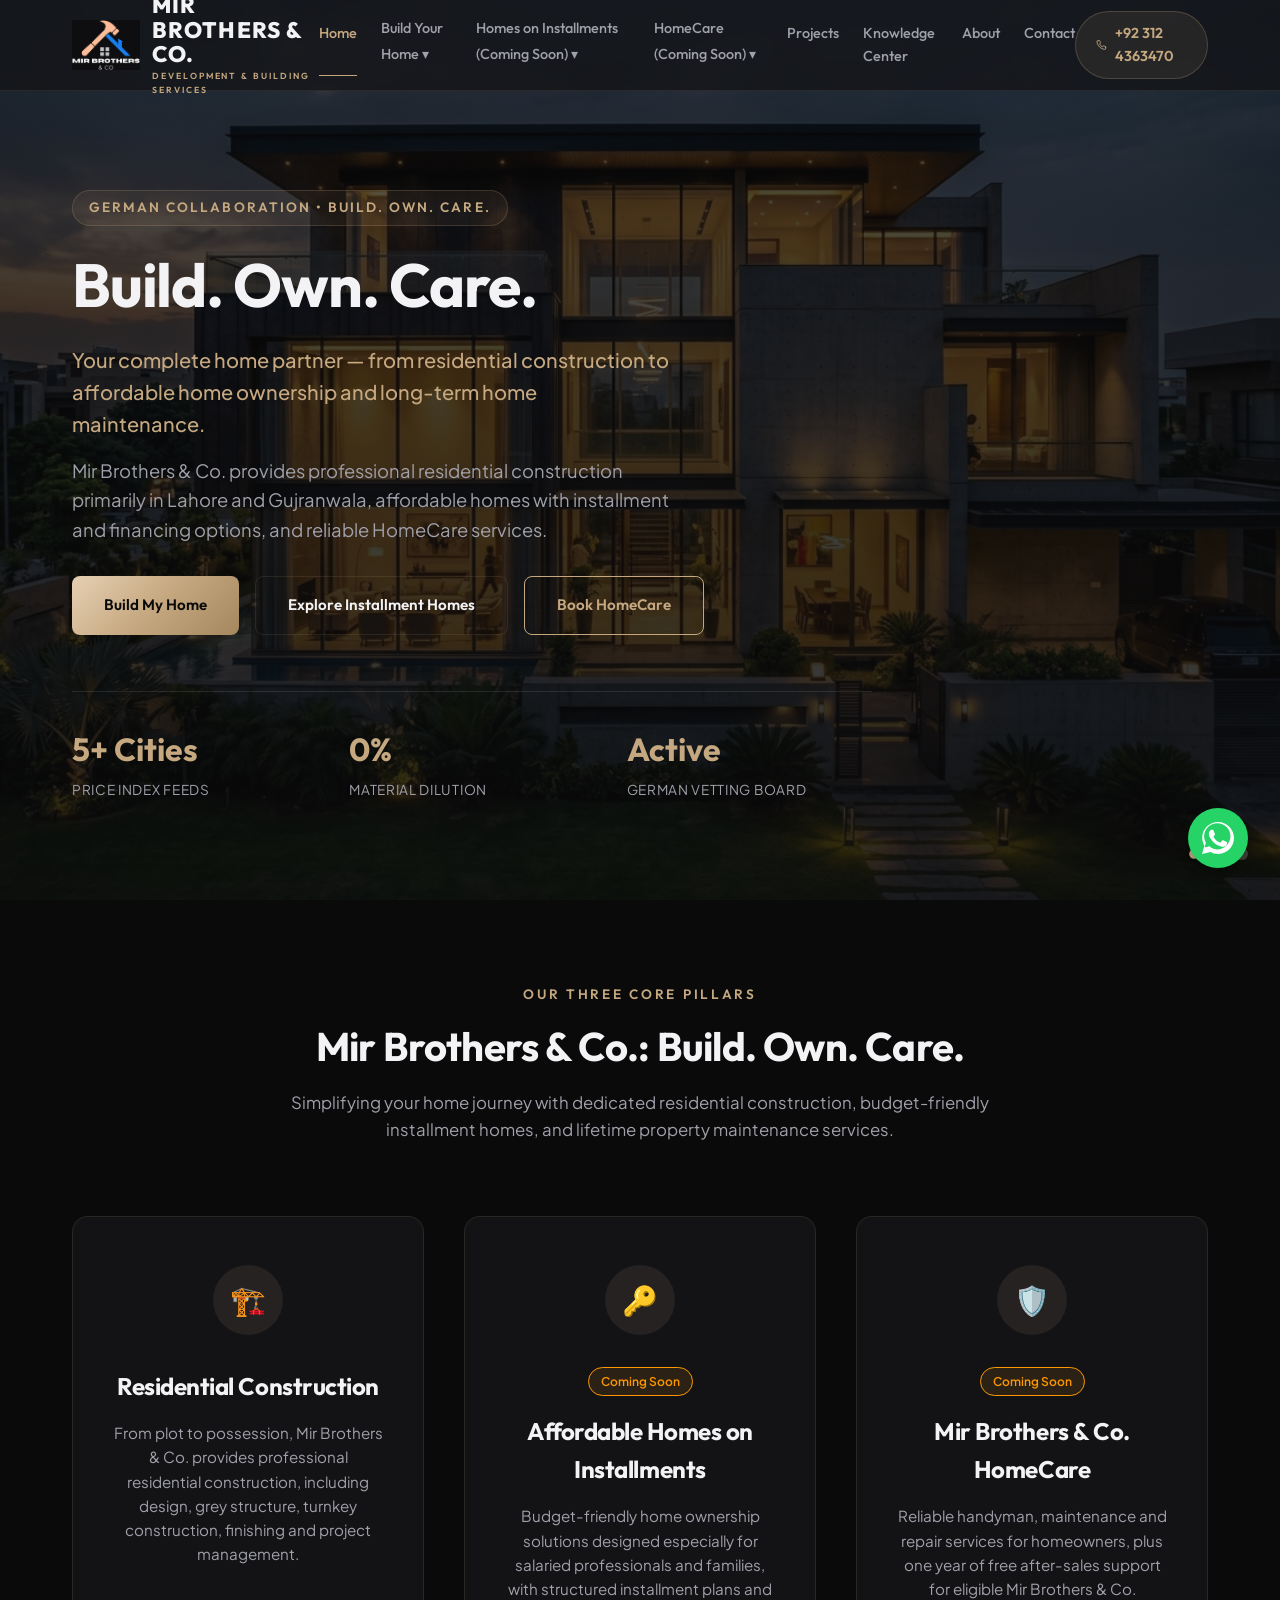
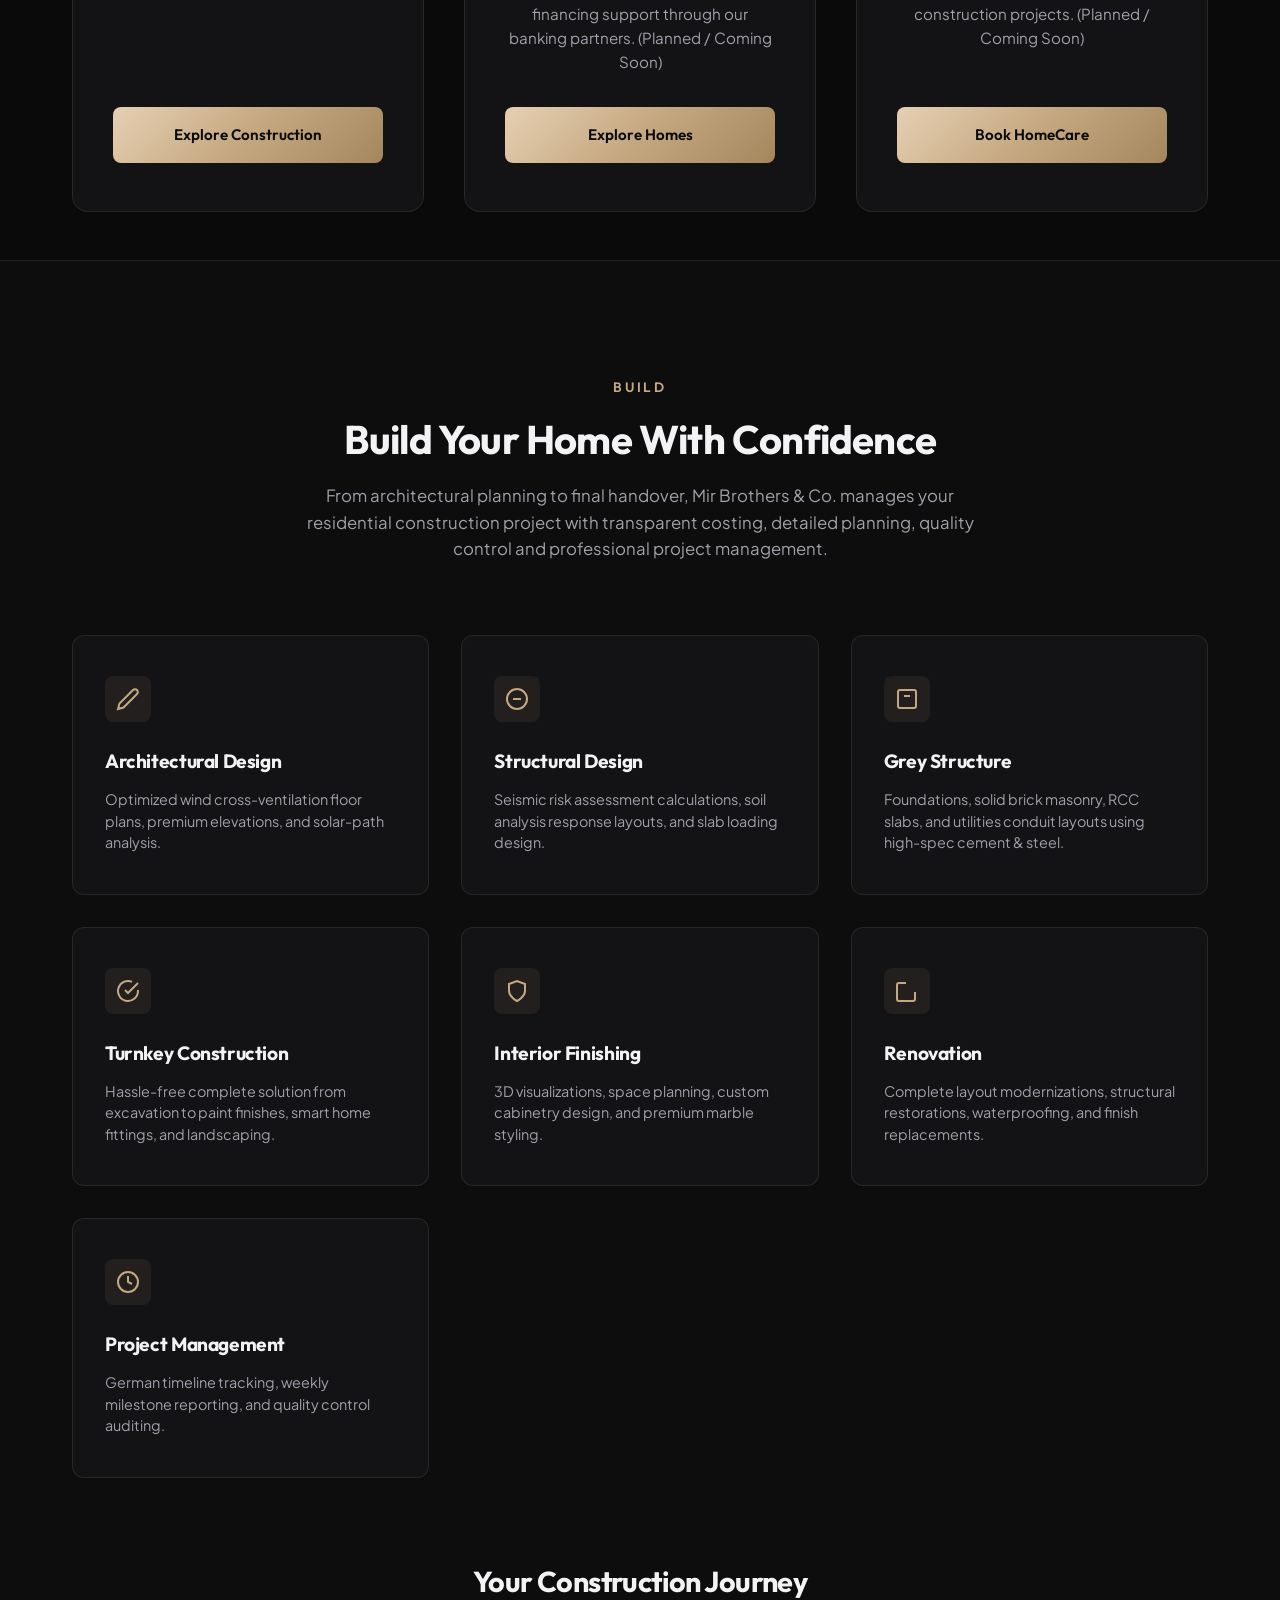
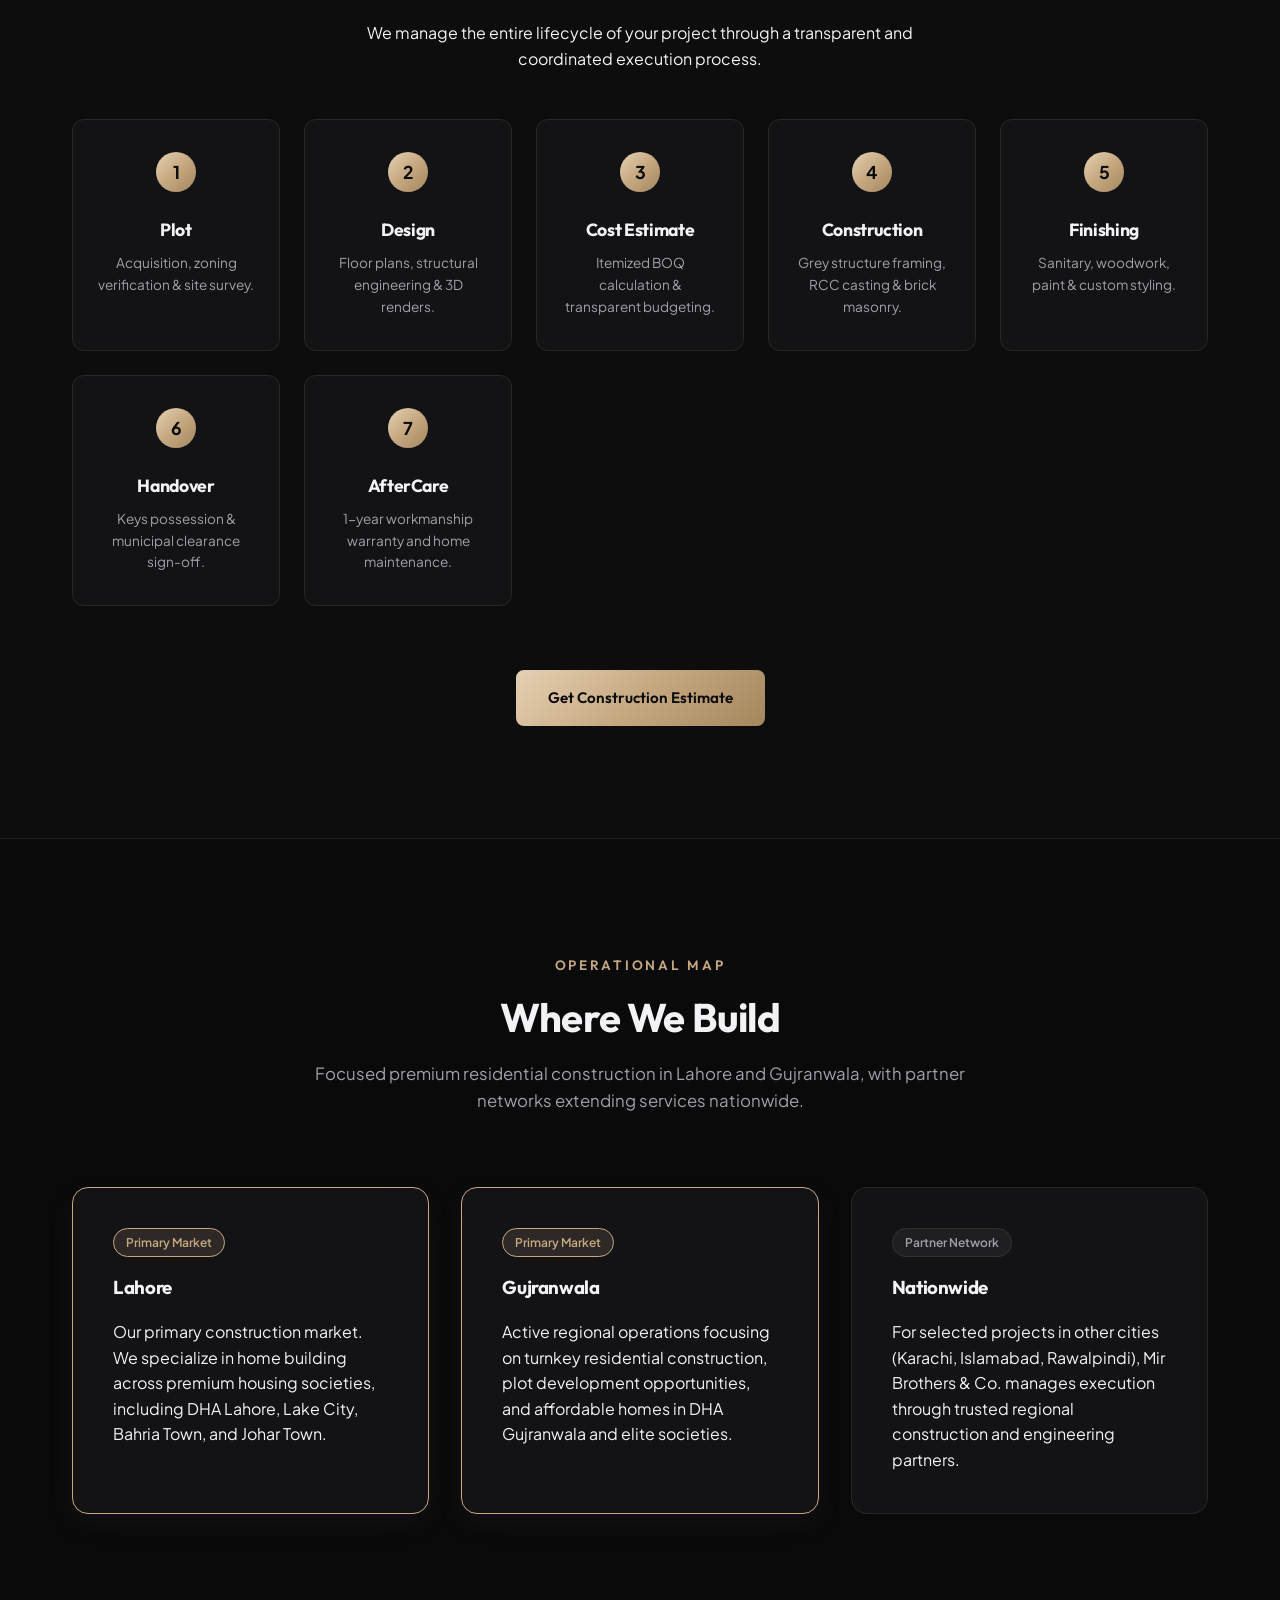
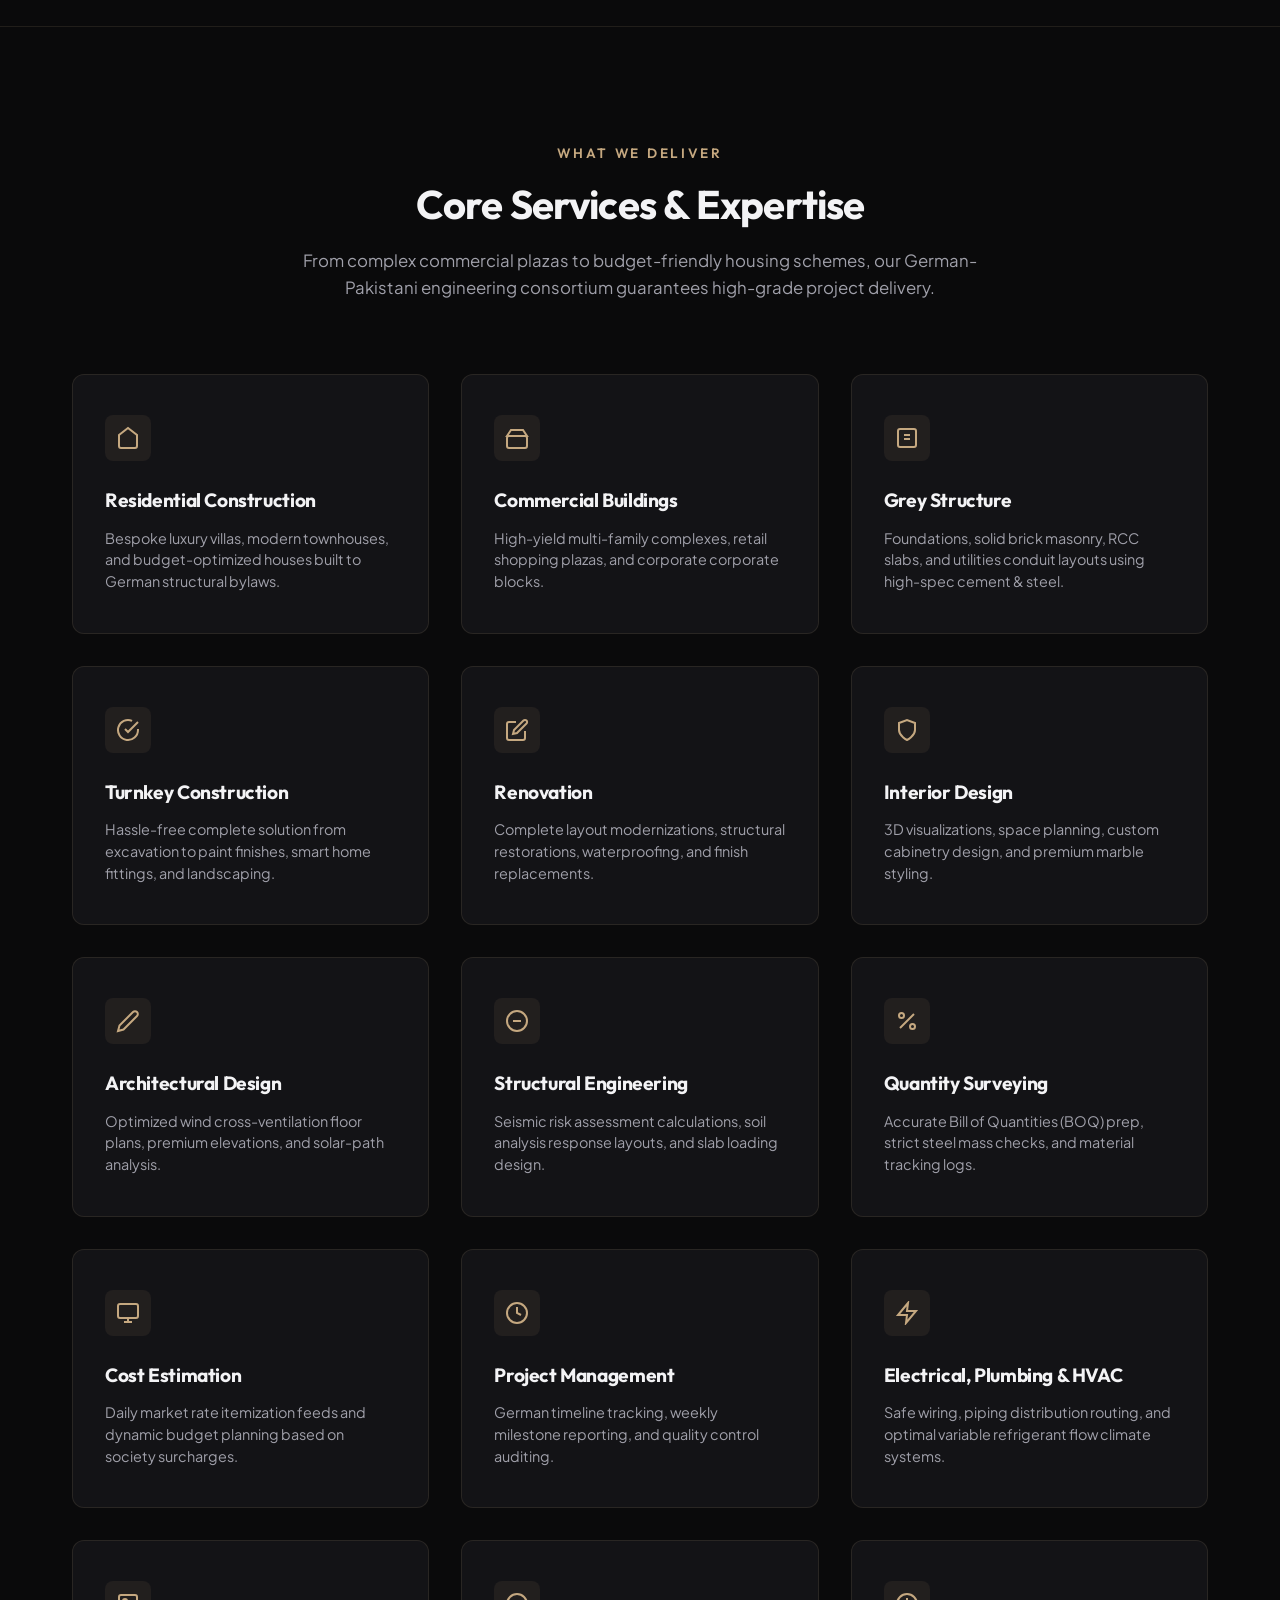
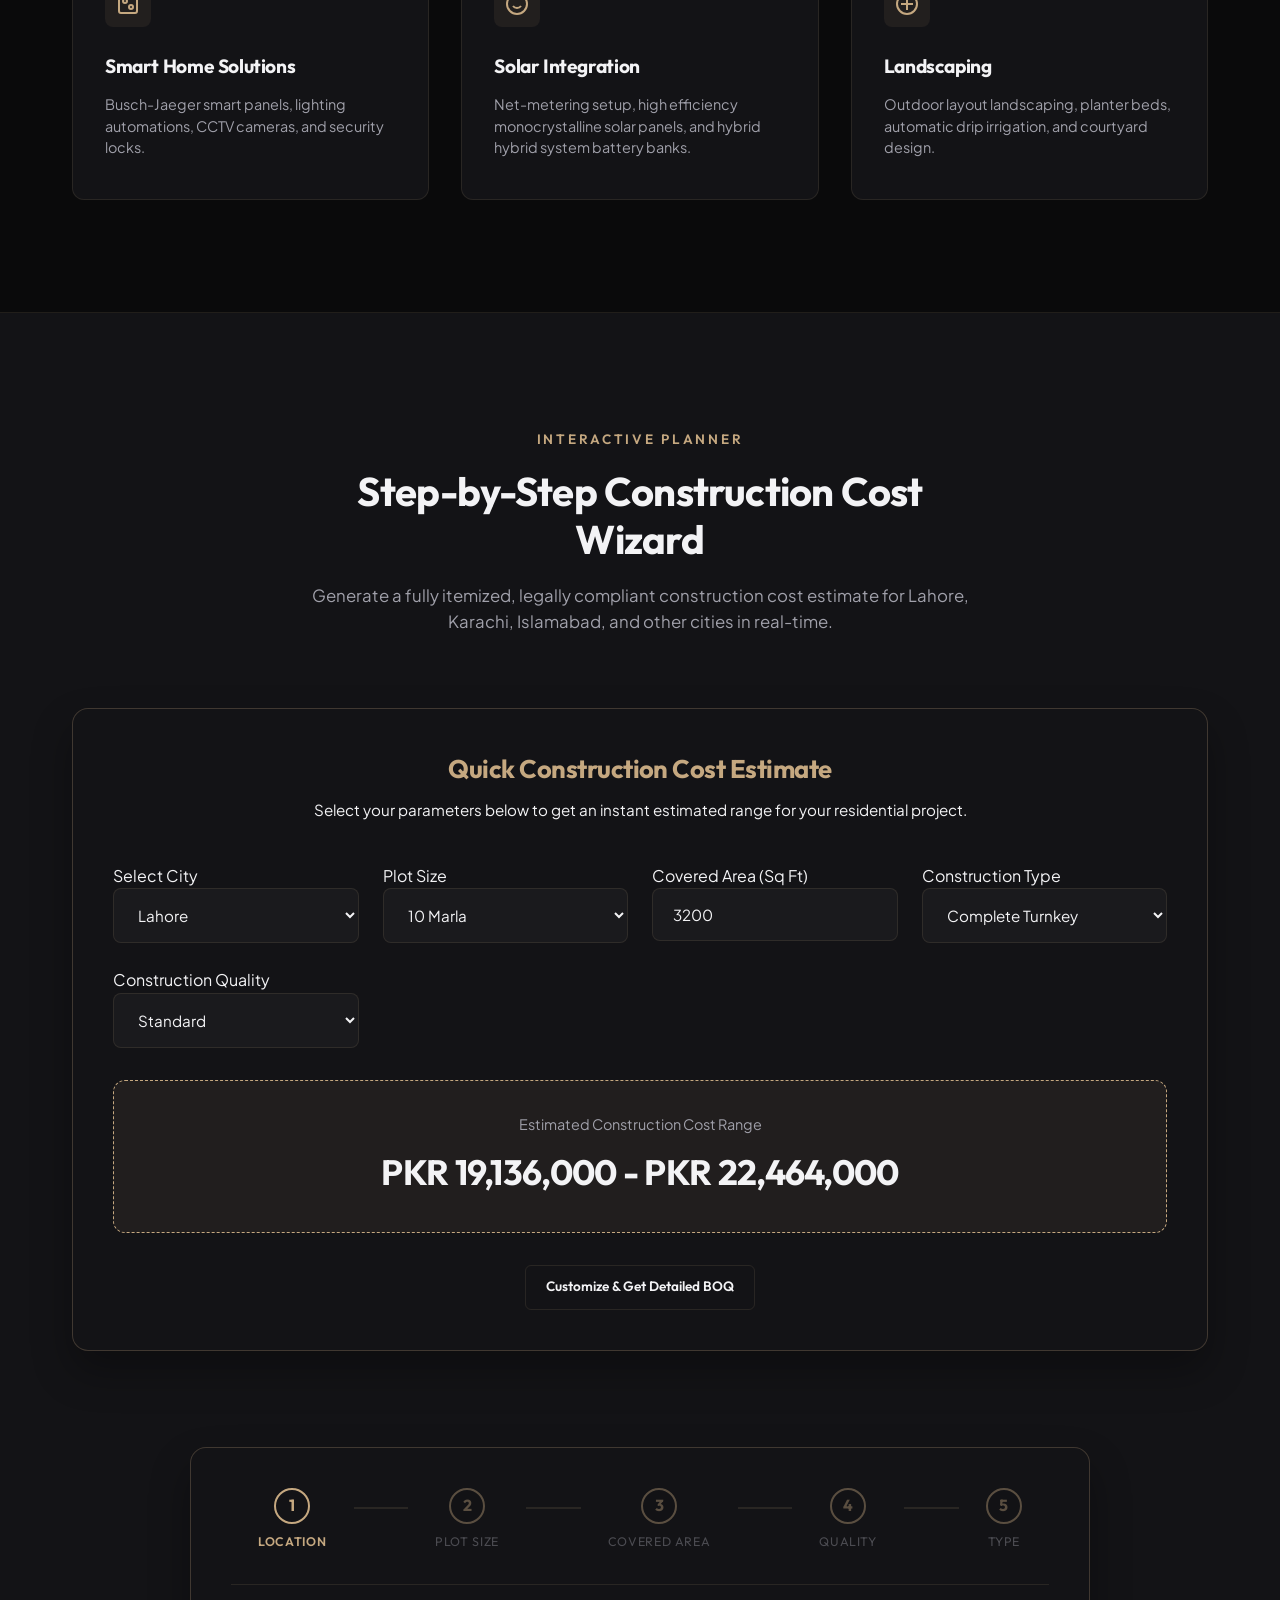
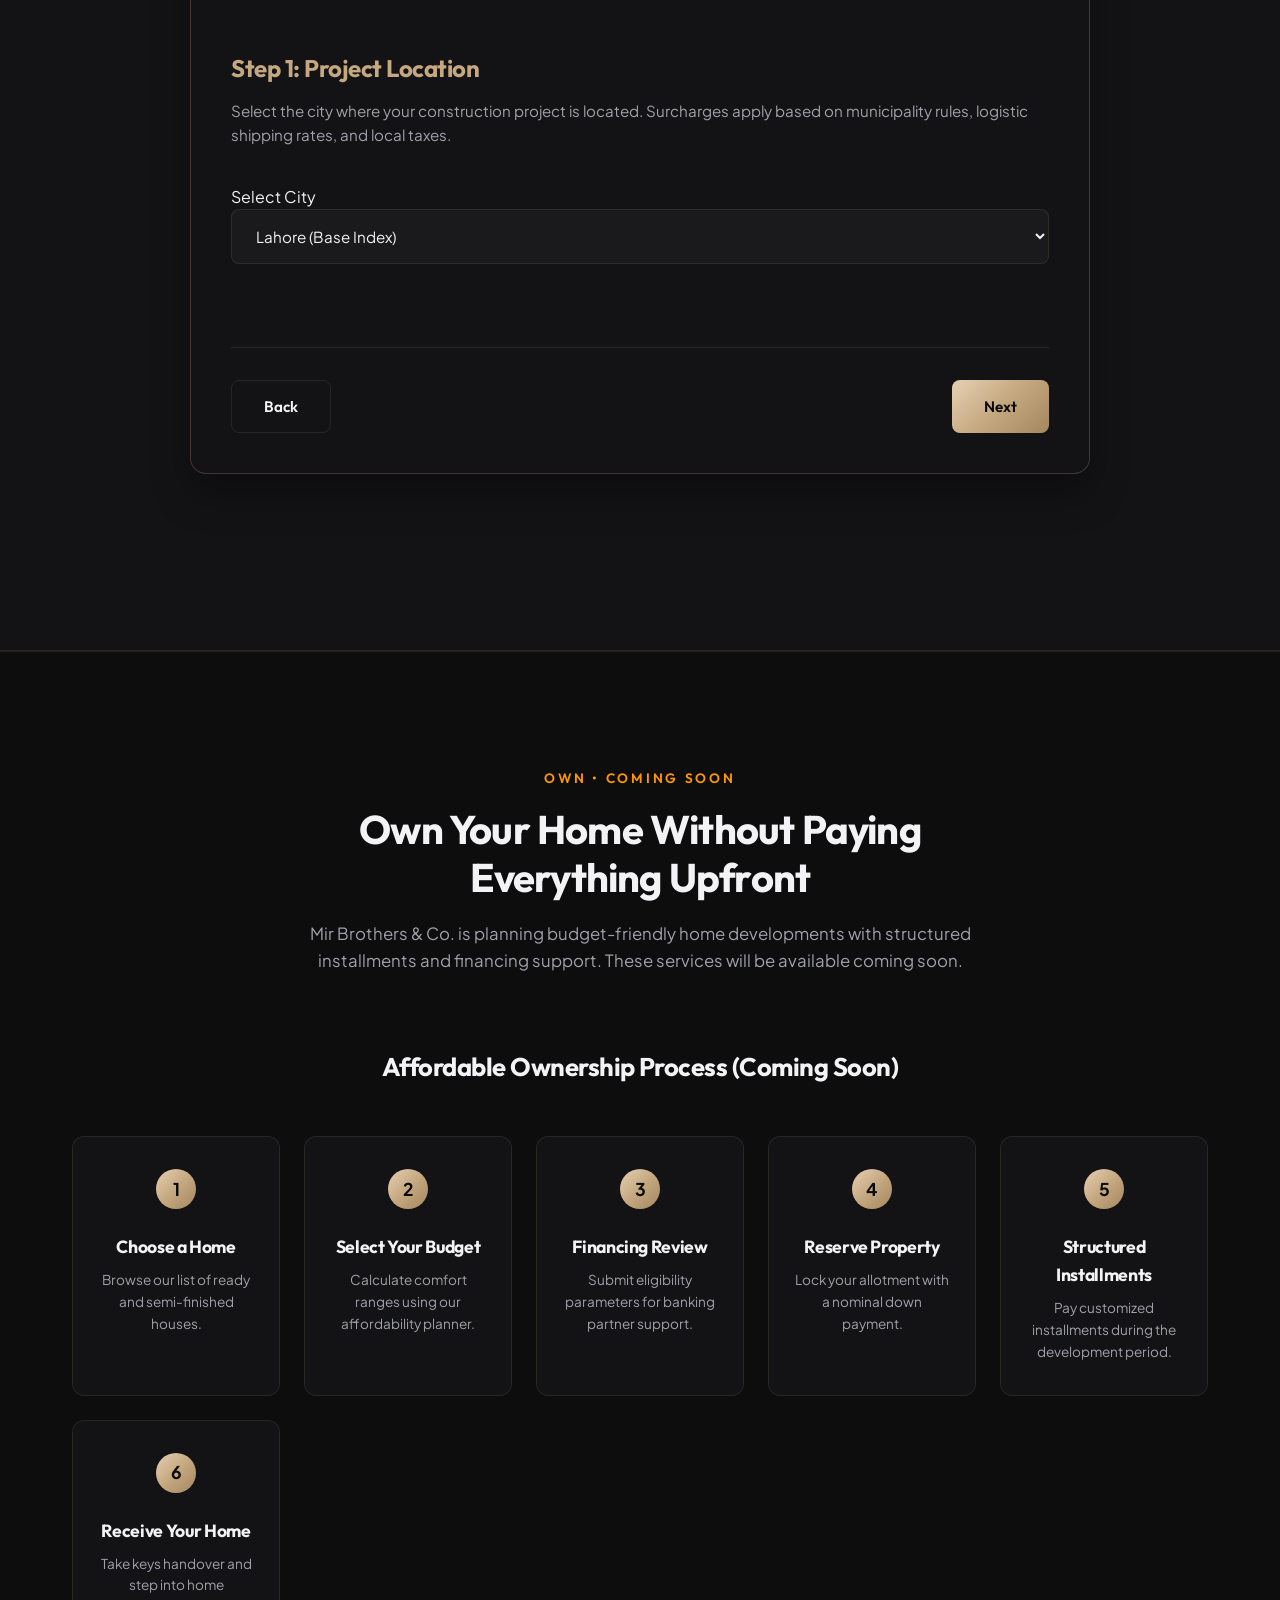
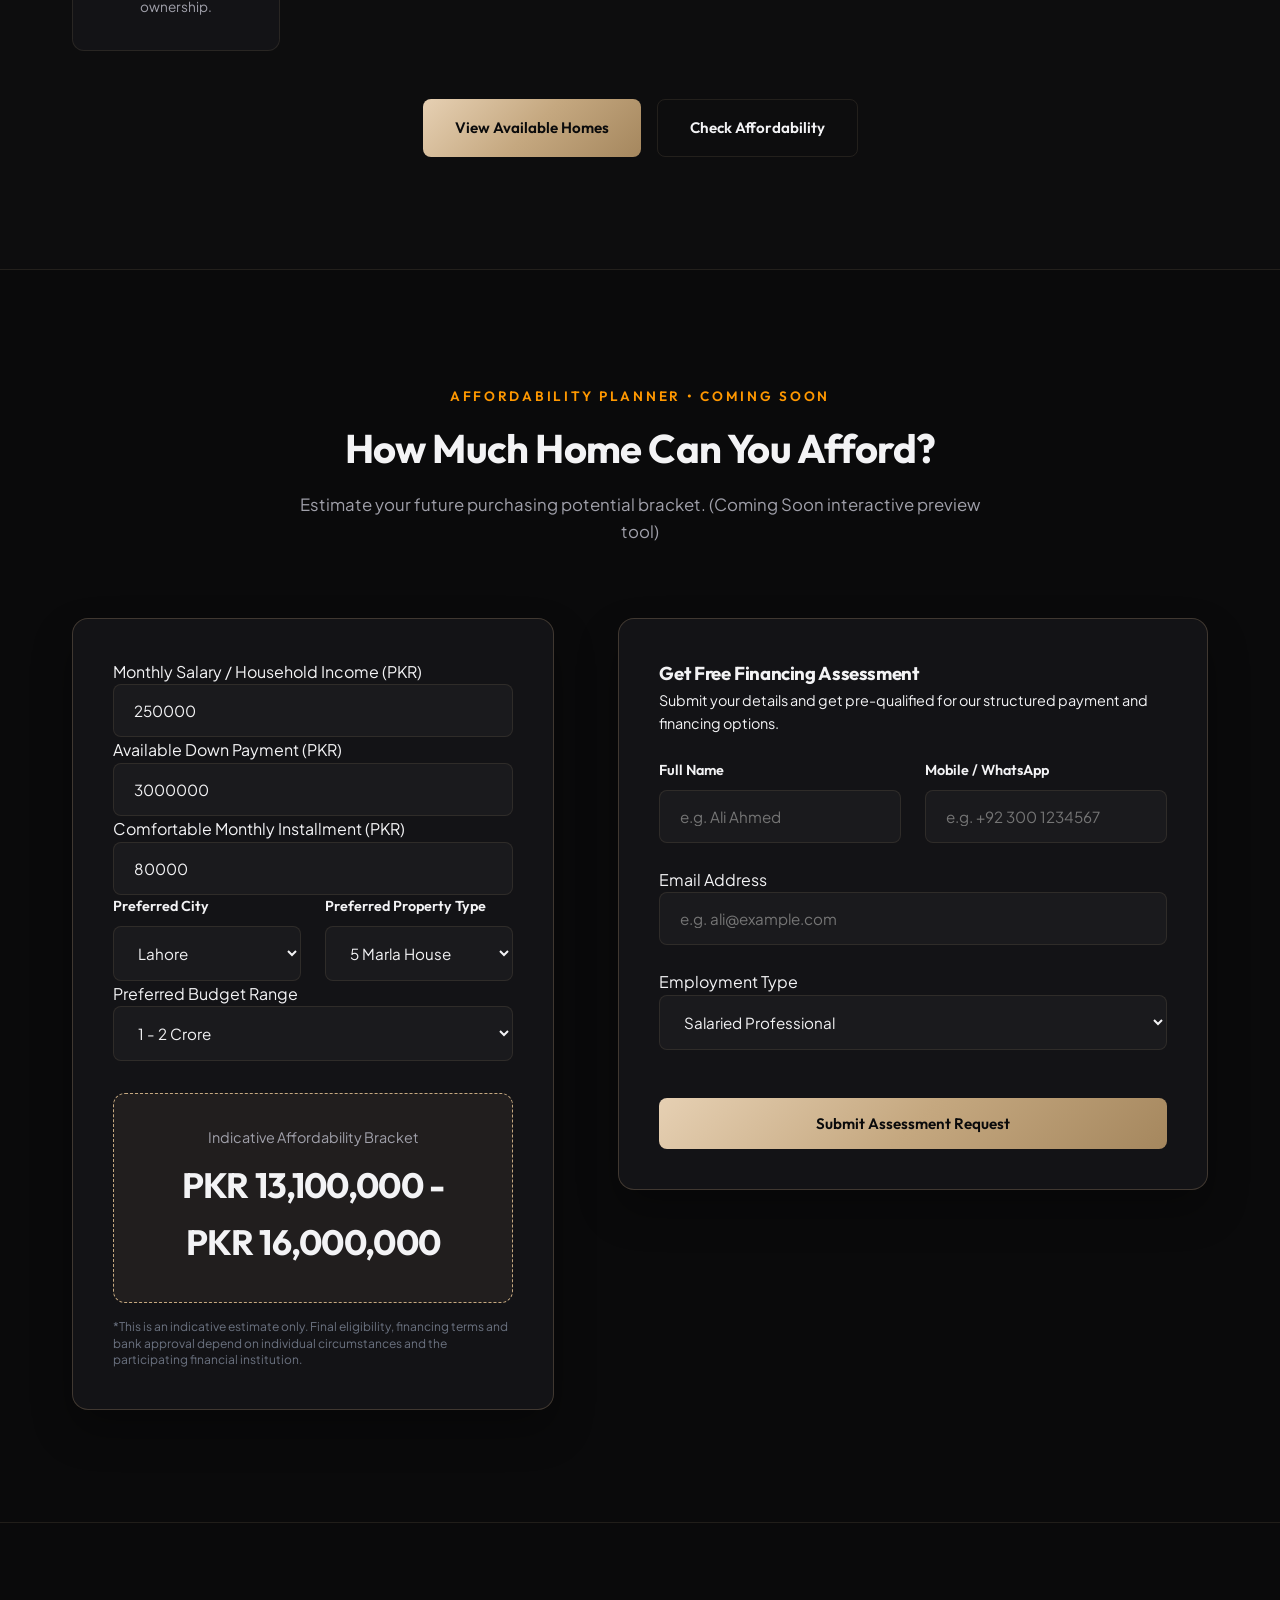
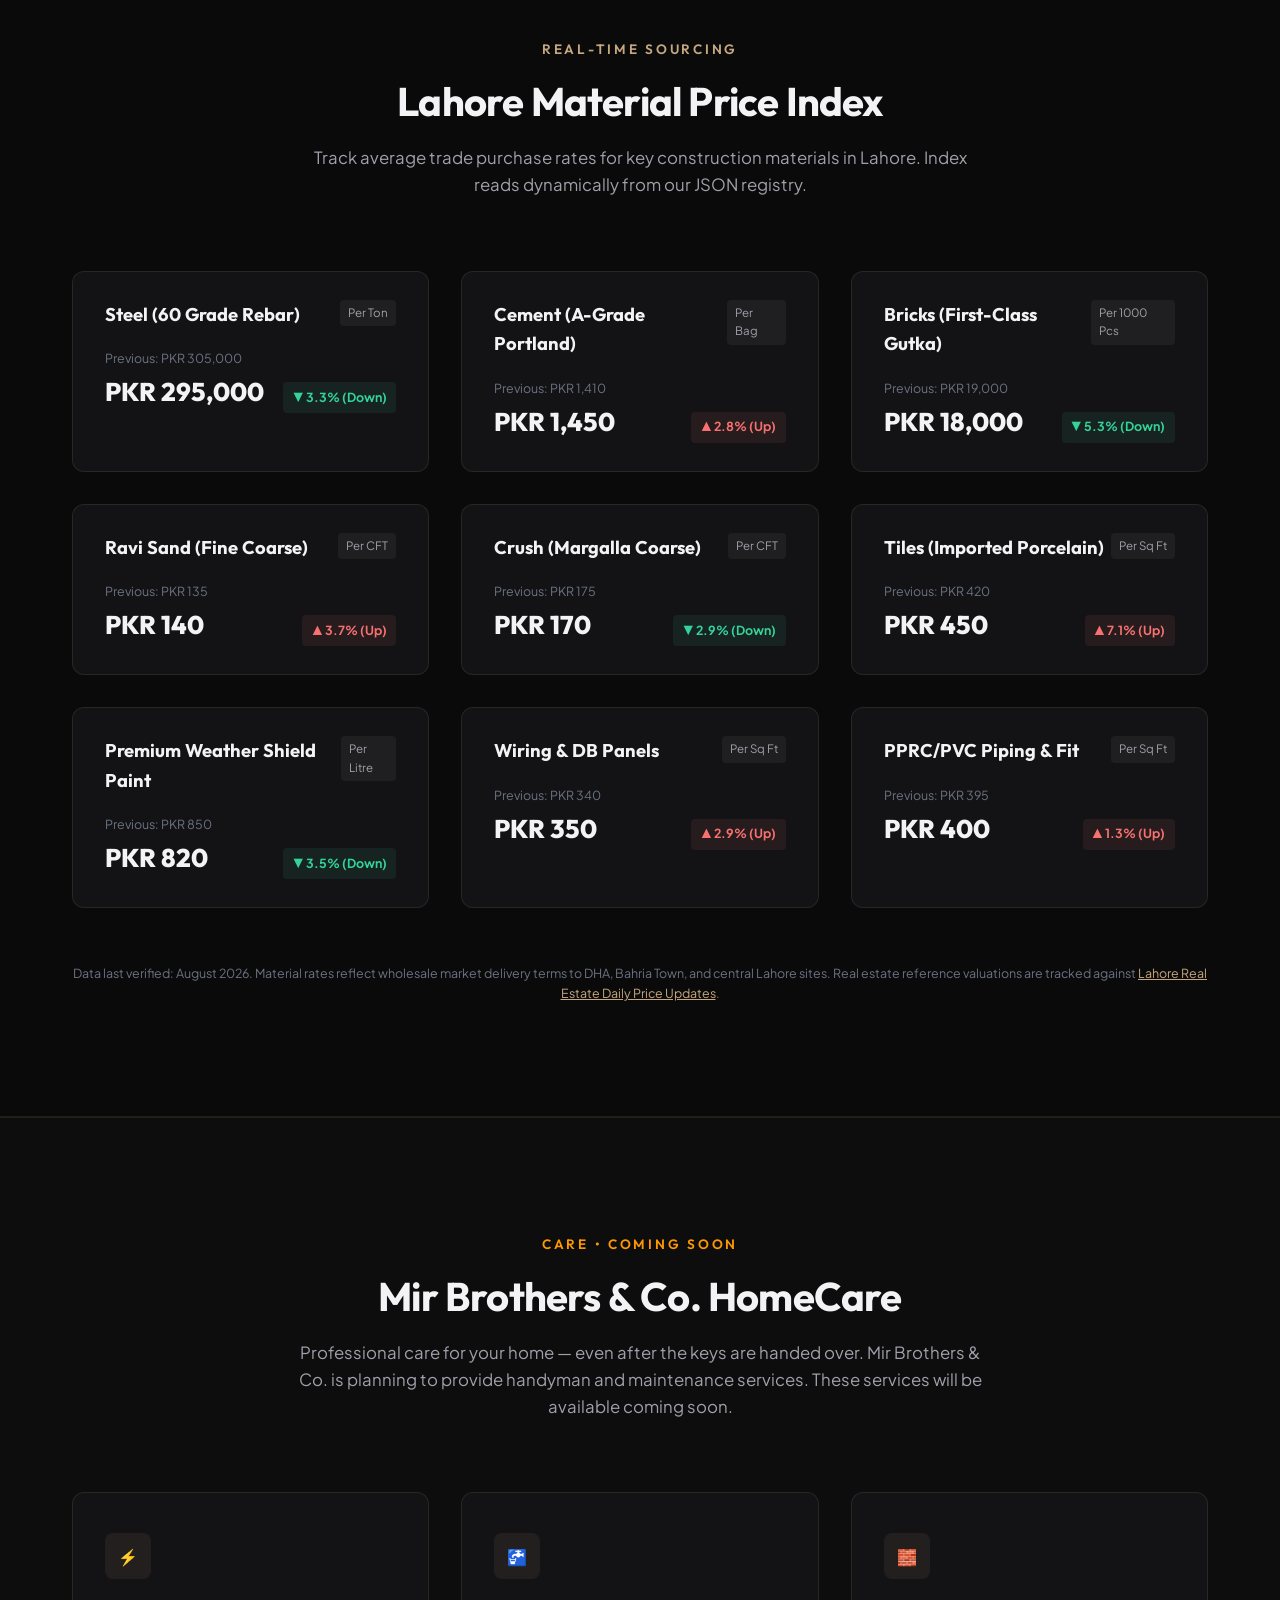
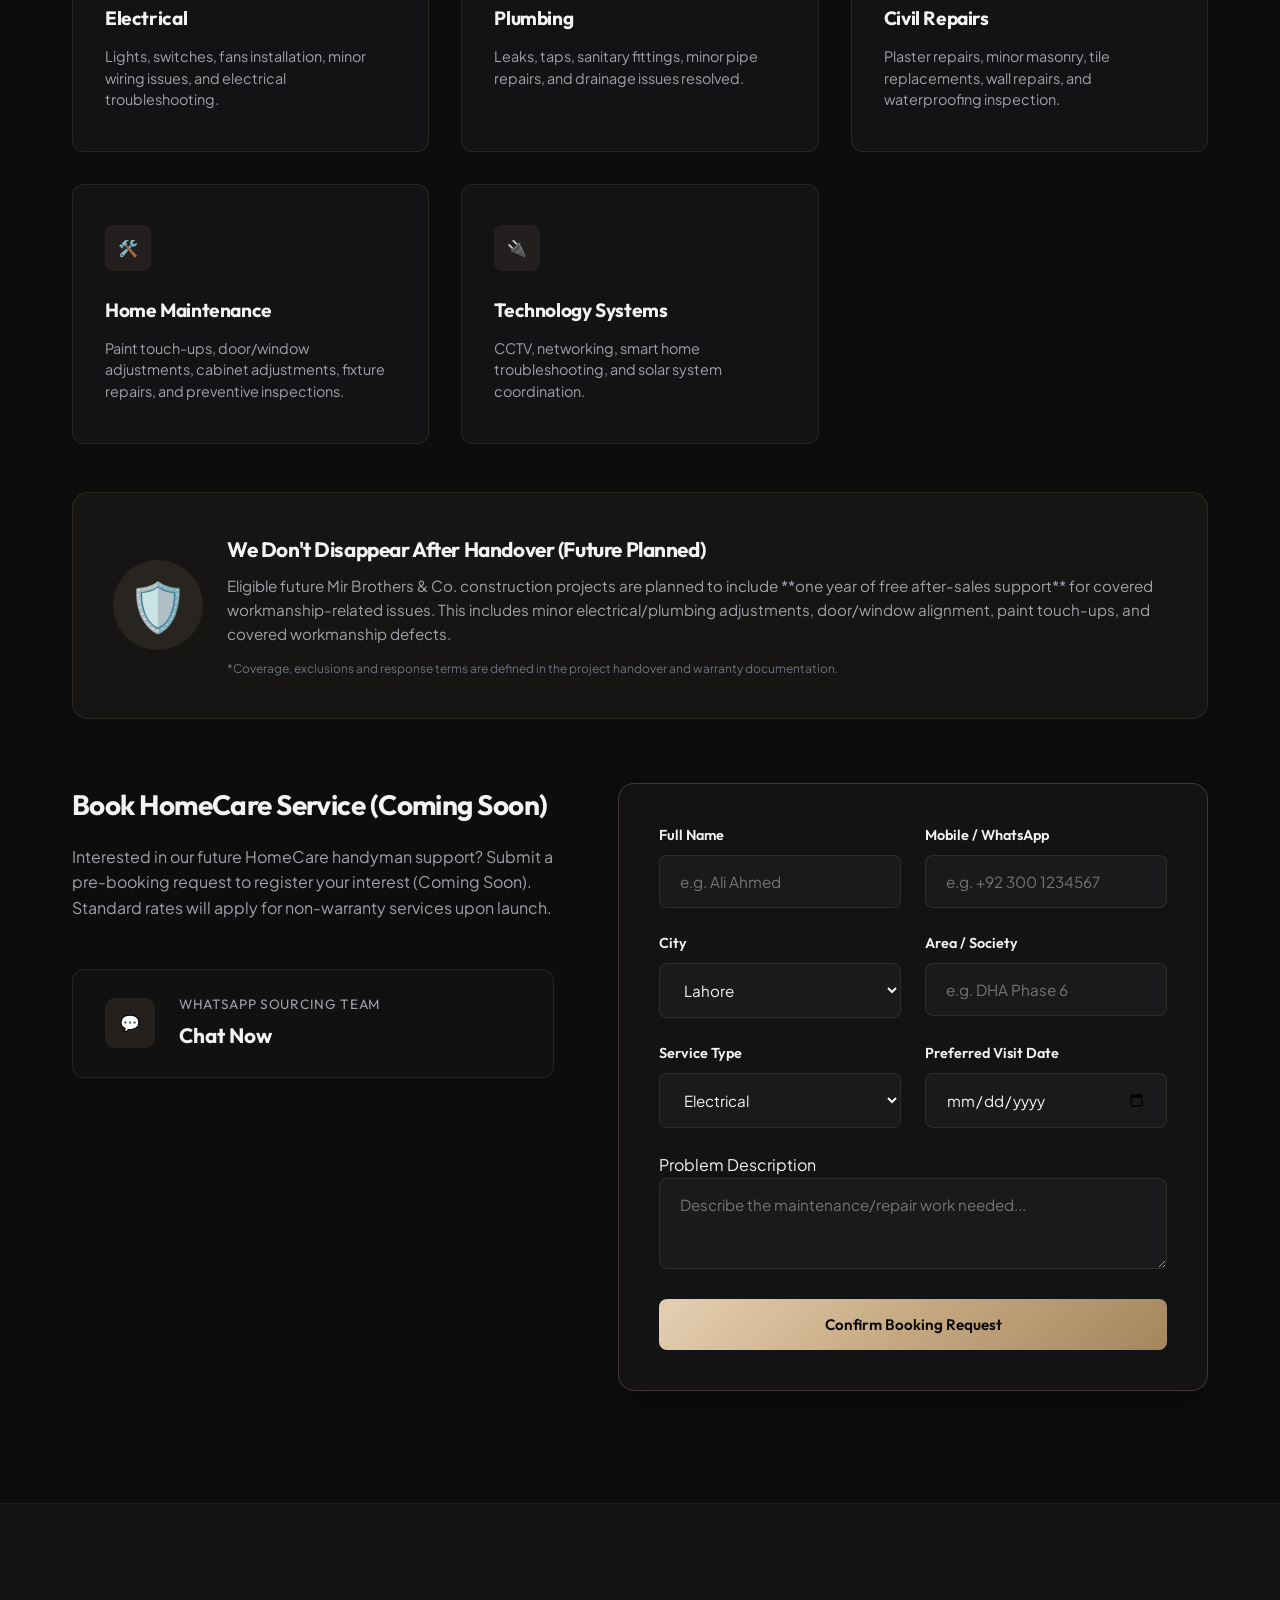
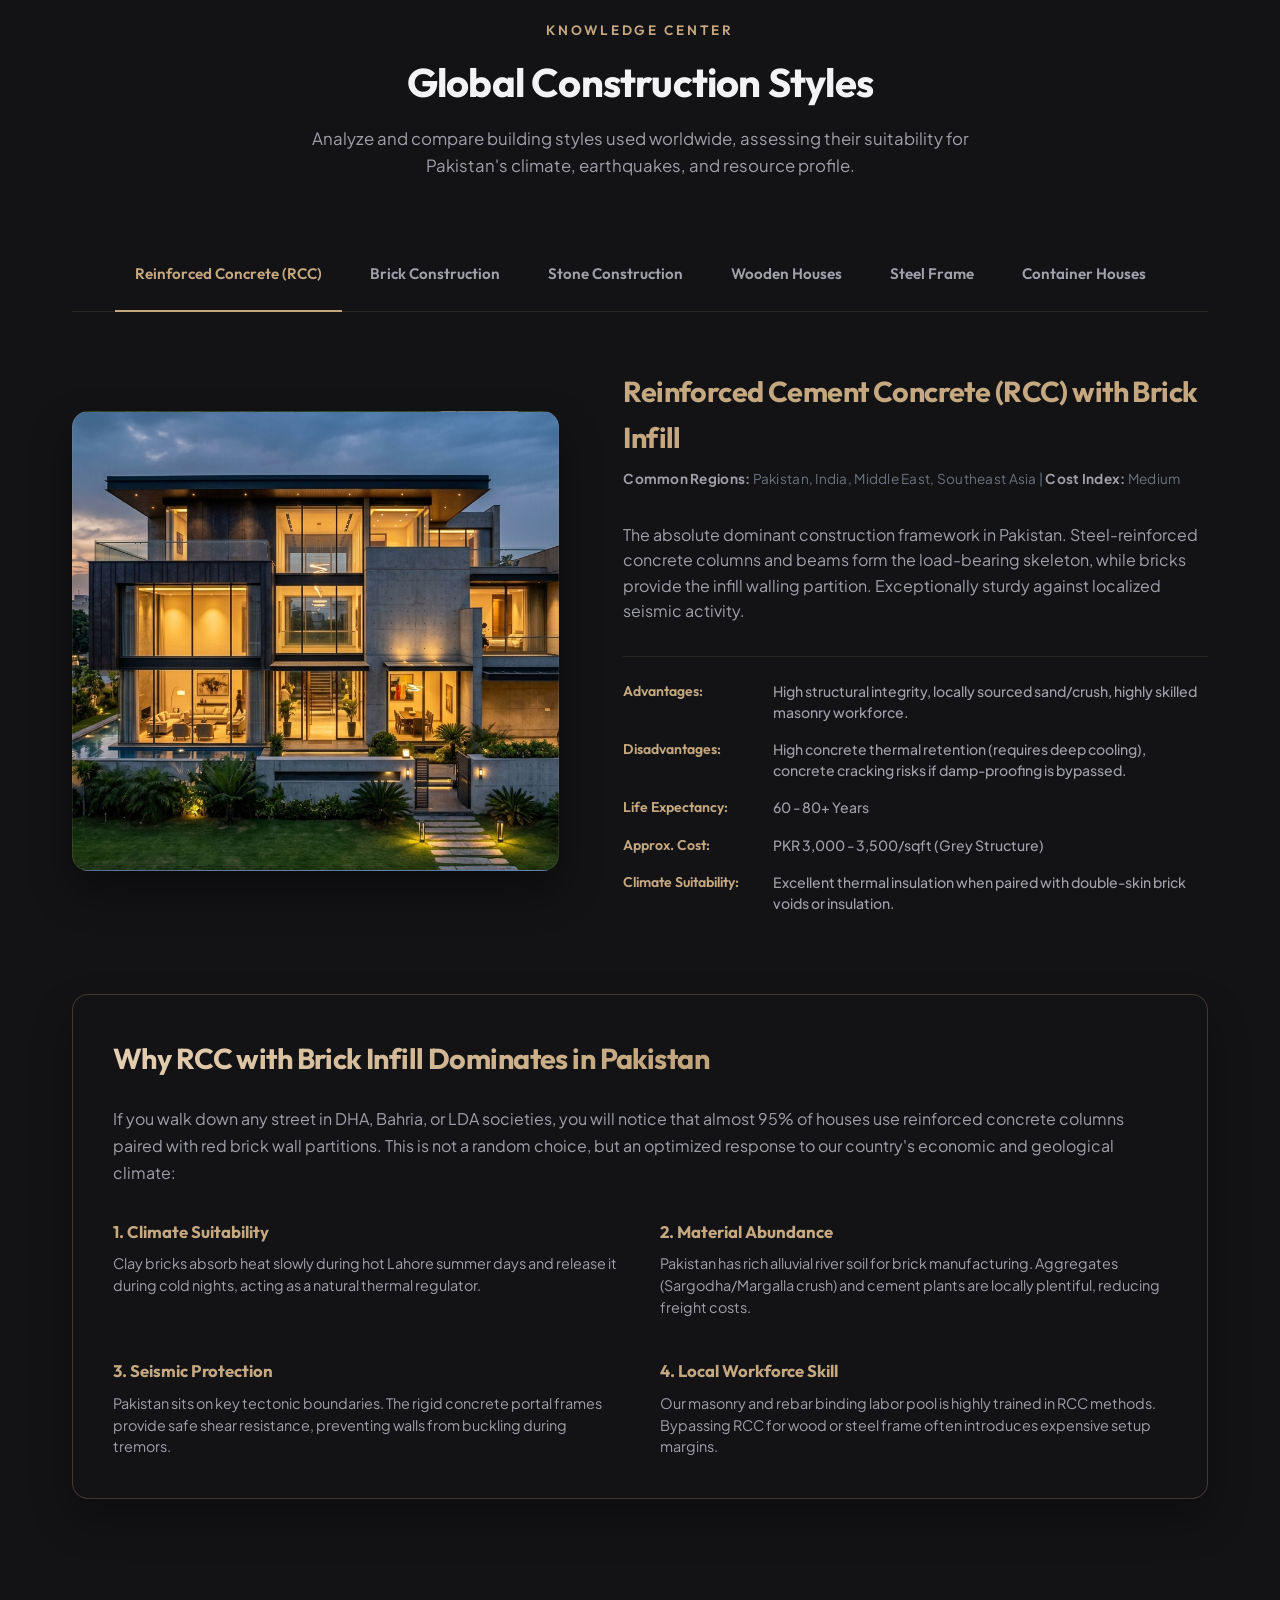
<file: index.html>
<!DOCTYPE html>
<html lang="en">
<head>
    <meta charset="UTF-8">
    <meta name="viewport" content="width=device-width, initial-scale=1.0">
    <title>Mir Brothers & Co. | Complete Construction Cost Sourcing & Planning Pakistan</title>
    <meta name="description" content="Pakistan's premium online construction planning, material price index, and cost estimation platform by Mir Brothers & Co.. Sourcing DHA & Lahore societies.">
    <!-- Google Fonts -->
    <link rel="preconnect" href="https://fonts.googleapis.com">
    <link rel="preconnect" href="https://fonts.gstatic.com" crossorigin>
    <link href="https://fonts.googleapis.com/css2?family=Outfit:wght@300;400;500;600;700;800&family=Plus+Jakarta+Sans:wght@300;400;500;600;700&display=swap" rel="stylesheet">
    <!-- Stylesheet -->
    <link rel="stylesheet" href="style.css">
</head>
<body>

    <!-- Header / Navigation -->
    <header class="main-header no-print">
        <div class="container header-container">
            <a href="#" class="logo-container" style="display: flex; flex-direction: row; align-items: center; gap: 0.75rem; text-decoration: none;">
                <img src="MirBrothers_Logo.png" alt="Mir Brothers & Co. Logo" style="height: 50px; width: auto; object-fit: contain; filter: invert(1); mix-blend-mode: screen; display: block;">
                <div style="display: flex; flex-direction: column;">
                    <span class="logo-title" style="line-height: 1.1; font-weight: 800; font-size: 1.4rem; letter-spacing: 0.05em;">MIR BROTHERS & CO.</span>
                    <span class="logo-subtitle" style="font-size: 0.55rem; letter-spacing: 0.22em; color: var(--gold-primary); margin-top: 2px;">DEVELOPMENT & BUILDING SERVICES</span>
                </div>
            </a>
            
            <nav class="nav-menu" id="navMenu">
                <a href="#home" class="nav-link active">Home</a>
                <div class="nav-dropdown">
                    <a href="#build-section" class="nav-link">Build Your Home ▾</a>
                    <div class="nav-dropdown-content">
                        <a href="#build-section">Residential Construction</a>
                        <a href="#services">Grey Structure</a>
                        <a href="#services">Turnkey Construction</a>
                        <a href="#services">Renovation</a>
                        <a href="#calculator">Construction Calculator</a>
                    </div>
                </div>
                <div class="nav-dropdown">
                    <a href="#installment-section" class="nav-link">Homes on Installments (Coming Soon) ▾</a>
                    <div class="nav-dropdown-content">
                        <a href="dha-lahore-plots.html">Available Homes</a>
                        <a href="#installment-section">How It Works</a>
                        <a href="#affordability-section">Affordability Calculator</a>
                    </div>
                </div>
                <div class="nav-dropdown">
                    <a href="#homecare-section" class="nav-link">HomeCare (Coming Soon) ▾</a>
                    <div class="nav-dropdown-content">
                        <a href="#homecare-section">Handyman Services</a>
                        <a href="#homecare-section">Electrical & Plumbing</a>
                        <a href="#aftercare-badge">AfterCare / Warranty</a>
                    </div>
                </div>
                <a href="#portfolio" class="nav-link">Projects</a>
                <a href="#knowledge-center" class="nav-link">Knowledge Center</a>
                <a href="#about" class="nav-link">About</a>
                <a href="#contact" class="nav-link">Contact</a>
            </nav>
            
            <div class="header-actions">
                <a href="tel:+923124363470" class="btn btn-phone">
                    <svg xmlns="http://www.w3.org/2000/svg" width="16" height="16" viewBox="0 0 24 24" fill="none" stroke="currentColor" stroke-width="2" stroke-linecap="round" stroke-linejoin="round"><path d="M22 16.92v3a2 2 0 0 1-2.18 2 19.79 19.79 0 0 1-8.63-3.07 19.5 19.5 0 0 1-6-6 19.79 19.79 0 0 1-3.07-8.67A2 2 0 0 1 4.11 2h3a2 2 0 0 1 2 1.72 12.84 12.84 0 0 0 .7 2.81 2 2 0 0 1-.45 2.11L8.09 9.91a16 16 0 0 0 6 6l1.27-1.27a2 2 0 0 1 2.11-.45 12.84 12.84 0 0 0 2.81.7A2 2 0 0 1 22 16.92z"></path></svg>
                    <span>+92 312 4363470</span>
                </a>
                <button class="mobile-toggle" id="mobileToggle" aria-label="Toggle Navigation">
                    <span class="bar"></span>
                    <span class="bar"></span>
                    <span class="bar"></span>
                </button>
            </div>
        </div>
    </header>

    <!-- Hero Section -->
    <section id="home" class="hero-section no-print">
        <div class="hero-bg-carousel">
            <div class="hero-slide active" style="background-image: linear-gradient(rgba(10, 10, 11, 0.7), rgba(10, 10, 11, 0.85)), url('assets/modern_villa.jpg');"></div>
            <div class="hero-slide" style="background-image: linear-gradient(rgba(10, 10, 11, 0.7), rgba(10, 10, 11, 0.85)), url('assets/dha_5marla_house.jpg');"></div>
            <div class="hero-slide" style="background-image: linear-gradient(rgba(10, 10, 11, 0.7), rgba(10, 10, 11, 0.85)), url('assets/classic_mansion.jpg');"></div>
        </div>
        
        <div class="container hero-container">
            <div class="hero-content">
                <span class="hero-badge">German Collaboration • Build. Own. Care.</span>
                <h1 class="hero-title">Build. Own. Care.</h1>
                <p class="hero-description" style="font-size: 1.25rem; font-weight: 500; color: var(--gold-primary); margin-bottom: 1rem;">
                    Your complete home partner — from residential construction to affordable home ownership and long-term home maintenance.
                </p>
                <p class="hero-description" style="margin-bottom: 2rem;">
                    Mir Brothers & Co. provides professional residential construction primarily in Lahore and Gujranwala, affordable homes with installment and financing options, and reliable HomeCare services.
                </p>
                <div class="hero-buttons" style="gap: 1rem;">
                    <a href="#build-section" class="btn btn-primary">Build My Home</a>
                    <a href="#installment-section" class="btn btn-outline">Explore Installment Homes</a>
                    <a href="#homecare-section" class="btn btn-outline" style="border-color: var(--gold-primary); color: var(--gold-primary);">Book HomeCare</a>
                </div>
            </div>
            
            <div class="hero-stats">
                <div class="stat-card">
                    <span class="stat-num">5+ Cities</span>
                    <span class="stat-label">Price Index Feeds</span>
                </div>
                <div class="stat-card">
                    <span class="stat-num">0%</span>
                    <span class="stat-label">Material Dilution</span>
                </div>
                <div class="stat-card">
                    <span class="stat-num">Active</span>
                    <span class="stat-label">German Vetting Board</span>
                </div>
            </div>
        </div>
        
        <div class="hero-carousel-dots">
            <span class="dot active" data-slide="0"></span>
            <span class="dot" data-slide="1"></span>
            <span class="dot" data-slide="2"></span>
        </div>
    </section>

    <!-- 3-Service Core Areas Section -->
    <section class="section no-print" style="padding-top: 5rem; padding-bottom: 3rem;">
        <div class="container">
            <div class="section-header text-center">
                <span class="section-subtitle">Our Three Core Pillars</span>
                <h2 class="section-title">Mir Brothers & Co.: Build. Own. Care.</h2>
                <p class="section-desc">Simplifying your home journey with dedicated residential construction, budget-friendly installment homes, and lifetime property maintenance services.</p>
            </div>
            
            <div class="core-services-grid">
                <!-- Card 1 — BUILD -->
                <div class="core-service-card">
                    <div>
                        <div class="core-service-icon">🏗️</div>
                        <h3>Residential Construction</h3>
                        <p>From plot to possession, Mir Brothers & Co. provides professional residential construction, including design, grey structure, turnkey construction, finishing and project management.</p>
                    </div>
                    <a href="#build-section" class="btn btn-primary btn-block">Explore Construction</a>
                </div>
                
                <!-- Card 2 — OWN -->
                <div class="core-service-card">
                    <div>
                        <div class="core-service-icon">🔑</div>
                        <span class="geo-tag secondary-tag" style="margin-bottom: 1rem; color: #ff9800; border-color: #ff9800; background: rgba(255,152,0,0.1); display: inline-block;">Coming Soon</span>
                        <h3>Affordable Homes on Installments</h3>
                        <p>Budget-friendly home ownership solutions designed especially for salaried professionals and families, with structured installment plans and financing support through our banking partners. (Planned / Coming Soon)</p>
                    </div>
                    <a href="#installment-section" class="btn btn-primary btn-block">Explore Homes</a>
                </div>
                
                <!-- Card 3 — CARE -->
                <div class="core-service-card">
                    <div>
                        <div class="core-service-icon">🛡️</div>
                        <span class="geo-tag secondary-tag" style="margin-bottom: 1rem; color: #ff9800; border-color: #ff9800; background: rgba(255,152,0,0.1); display: inline-block;">Coming Soon</span>
                        <h3>Mir Brothers & Co. HomeCare</h3>
                        <p>Reliable handyman, maintenance and repair services for homeowners, plus one year of free after-sales support for eligible Mir Brothers & Co. construction projects. (Planned / Coming Soon)</p>
                    </div>
                    <a href="#homecare-section" class="btn btn-primary btn-block">Book HomeCare</a>
                </div>
            </div>
        </div>
    </section>

    <!-- Residential Construction Section (BUILD) -->
    <section id="build-section" class="section no-print" style="background: rgba(255, 255, 255, 0.01); border-top: 1px solid var(--border-color); border-bottom: 1px solid var(--border-color);">
        <div class="container">
            <div class="section-header text-center">
                <span class="section-subtitle">BUILD</span>
                <h2 class="section-title">Build Your Home With Confidence</h2>
                <p class="section-desc">From architectural planning to final handover, Mir Brothers & Co. manages your residential construction project with transparent costing, detailed planning, quality control and professional project management.</p>
            </div>

            <!-- Main Residential Services List -->
            <div class="services-grid" style="margin-top: 3rem;">
                <div class="service-card-item">
                    <div class="svc-icon-box"><svg xmlns="http://www.w3.org/2000/svg" width="24" height="24" viewBox="0 0 24 24" fill="none" stroke="currentColor" stroke-width="2"><path d="M17 3a2.828 2.828 0 1 1 4 4L7.5 20.5 2 22l1.5-5.5L17 3z"></path></svg></div>
                    <h3>Architectural Design</h3>
                    <p>Optimized wind cross-ventilation floor plans, premium elevations, and solar-path analysis.</p>
                </div>
                <div class="service-card-item">
                    <div class="svc-icon-box"><svg xmlns="http://www.w3.org/2000/svg" width="24" height="24" viewBox="0 0 24 24" fill="none" stroke="currentColor" stroke-width="2"><circle cx="12" cy="12" r="10"></circle><line x1="8" x2="16" y1="12" y2="12"></line></svg></div>
                    <h3>Structural Design</h3>
                    <p>Seismic risk assessment calculations, soil analysis response layouts, and slab loading design.</p>
                </div>
                <div class="service-card-item">
                    <div class="svc-icon-box"><svg xmlns="http://www.w3.org/2000/svg" width="24" height="24" viewBox="0 0 24 24" fill="none" stroke="currentColor" stroke-width="2"><rect x="3" y="3" width="18" height="18" rx="2" ry="2"></rect><line x1="9" x2="15" y1="9" y2="9"></line></svg></div>
                    <h3>Grey Structure</h3>
                    <p>Foundations, solid brick masonry, RCC slabs, and utilities conduit layouts using high-spec cement & steel.</p>
                </div>
                <div class="service-card-item">
                    <div class="svc-icon-box"><svg xmlns="http://www.w3.org/2000/svg" width="24" height="24" viewBox="0 0 24 24" fill="none" stroke="currentColor" stroke-width="2"><path d="M22 11.08V12a10 10 0 1 1-5.93-9.14"></path><polyline points="22 4 12 14.01 9 11.01"></polyline></svg></div>
                    <h3>Turnkey Construction</h3>
                    <p>Hassle-free complete solution from excavation to paint finishes, smart home fittings, and landscaping.</p>
                </div>
                <div class="service-card-item">
                    <div class="svc-icon-box"><svg xmlns="http://www.w3.org/2000/svg" width="24" height="24" viewBox="0 0 24 24" fill="none" stroke="currentColor" stroke-width="2"><path d="M12 22s8-4 8-10V5l-8-3-8 3v7c0 6 8 10 8 10z"></path></svg></div>
                    <h3>Interior Finishing</h3>
                    <p>3D visualizations, space planning, custom cabinetry design, and premium marble styling.</p>
                </div>
                <div class="service-card-item">
                    <div class="svc-icon-box"><svg xmlns="http://www.w3.org/2000/svg" width="24" height="24" viewBox="0 0 24 24" fill="none" stroke="currentColor" stroke-width="2"><path d="M11 4H4a2 2 0 0 0-2 2v14a2 2 0 0 0 2 2h14a2 2 0 0 0 2-2v-7"></path></svg></div>
                    <h3>Renovation</h3>
                    <p>Complete layout modernizations, structural restorations, waterproofing, and finish replacements.</p>
                </div>
                <div class="service-card-item">
                    <div class="svc-icon-box"><svg xmlns="http://www.w3.org/2000/svg" width="24" height="24" viewBox="0 0 24 24" fill="none" stroke="currentColor" stroke-width="2"><circle cx="12" cy="12" r="10"></circle><polyline points="12 6 12 12 16 14"></polyline></svg></div>
                    <h3>Project Management</h3>
                    <p>German timeline tracking, weekly milestone reporting, and quality control auditing.</p>
                </div>
            </div>

            <!-- Customer Journey Map -->
            <div style="margin-top: 5rem;">
                <h3 class="text-center" style="font-size: 1.8rem; margin-bottom: 1rem;">Your Construction Journey</h3>
                <p class="text-center text-secondary" style="max-width: 600px; margin: 0 auto 3rem;">We manage the entire lifecycle of your project through a transparent and coordinated execution process.</p>
                <div class="journey-flow">
                    <div class="journey-step">
                        <div class="journey-step-num">1</div>
                        <h4>Plot</h4>
                        <p>Acquisition, zoning verification & site survey.</p>
                    </div>
                    <div class="journey-step">
                        <div class="journey-step-num">2</div>
                        <h4>Design</h4>
                        <p>Floor plans, structural engineering & 3D renders.</p>
                    </div>
                    <div class="journey-step">
                        <div class="journey-step-num">3</div>
                        <h4>Cost Estimate</h4>
                        <p>Itemized BOQ calculation & transparent budgeting.</p>
                    </div>
                    <div class="journey-step">
                        <div class="journey-step-num">4</div>
                        <h4>Construction</h4>
                        <p>Grey structure framing, RCC casting & brick masonry.</p>
                    </div>
                    <div class="journey-step">
                        <div class="journey-step-num">5</div>
                        <h4>Finishing</h4>
                        <p>Sanitary, woodwork, paint & custom styling.</p>
                    </div>
                    <div class="journey-step">
                        <div class="journey-step-num">6</div>
                        <h4>Handover</h4>
                        <p>Keys possession & municipal clearance sign-off.</p>
                    </div>
                    <div class="journey-step">
                        <div class="journey-step-num">7</div>
                        <h4>AfterCare</h4>
                        <p>1-year workmanship warranty and home maintenance.</p>
                    </div>
                </div>
            </div>

            <div class="text-center" style="margin-top: 4rem;">
                <a href="#calculator" class="btn btn-primary">Get Construction Estimate</a>
            </div>
        </div>
    </section>

    <!-- Geographic Focus Section -->
    <section class="section no-print" style="border-bottom: 1px solid var(--border-color);">
        <div class="container">
            <div class="section-header text-center">
                <span class="section-subtitle">Operational Map</span>
                <h2 class="section-title">Where We Build</h2>
                <p class="section-desc">Focused premium residential construction in Lahore and Gujranwala, with partner networks extending services nationwide.</p>
            </div>
            
            <div class="geo-grid">
                <div class="geo-card primary">
                    <span class="geo-tag primary-tag">Primary Market</span>
                    <h3>Lahore</h3>
                    <p class="text-secondary" style="margin-top: 1rem; line-height: 1.6;">Our primary construction market. We specialize in home building across premium housing societies, including DHA Lahore, Lake City, Bahria Town, and Johar Town.</p>
                </div>
                <div class="geo-card primary">
                    <span class="geo-tag primary-tag">Primary Market</span>
                    <h3>Gujranwala</h3>
                    <p class="text-secondary" style="margin-top: 1rem; line-height: 1.6;">Active regional operations focusing on turnkey residential construction, plot development opportunities, and affordable homes in DHA Gujranwala and elite societies.</p>
                </div>
                <div class="geo-card">
                    <span class="geo-tag secondary-tag">Partner Network</span>
                    <h3>Nationwide</h3>
                    <p class="text-secondary" style="margin-top: 1rem; line-height: 1.6;">For selected projects in other cities (Karachi, Islamabad, Rawalpindi), Mir Brothers & Co. manages execution through trusted regional construction and engineering partners.</p>
                </div>
            </div>
        </div>
    </section>

    <!-- Services Section -->
    <section id="services" class="section services-section no-print">
        <div class="container">
            <div class="section-header text-center">
                <span class="section-subtitle">What We Deliver</span>
                <h2 class="section-title">Core Services & Expertise</h2>
                <p class="section-desc">From complex commercial plazas to budget-friendly housing schemes, our German-Pakistani engineering consortium guarantees high-grade project delivery.</p>
            </div>
            
            <div class="services-grid">
                <div class="service-card-item">
                    <div class="svc-icon-box"><svg xmlns="http://www.w3.org/2000/svg" width="24" height="24" viewBox="0 0 24 24" fill="none" stroke="currentColor" stroke-width="2"><path d="M3 9l9-7 9 7v11a2 2 0 0 1-2 2H5a2 2 0 0 1-2-2z"></path></svg></div>
                    <h3>Residential Construction</h3>
                    <p>Bespoke luxury villas, modern townhouses, and budget-optimized houses built to German structural bylaws.</p>
                </div>
                <div class="service-card-item">
                    <div class="svc-icon-box"><svg xmlns="http://www.w3.org/2000/svg" width="24" height="24" viewBox="0 0 24 24" fill="none" stroke="currentColor" stroke-width="2"><rect x="2" y="10" width="20" height="12" rx="2" ry="2"></rect><path d="M6 4h12l4 6H2l4-6z"></path></svg></div>
                    <h3>Commercial Buildings</h3>
                    <p>High-yield multi-family complexes, retail shopping plazas, and corporate corporate blocks.</p>
                </div>
                <div class="service-card-item">
                    <div class="svc-icon-box"><svg xmlns="http://www.w3.org/2000/svg" width="24" height="24" viewBox="0 0 24 24" fill="none" stroke="currentColor" stroke-width="2"><rect x="3" y="3" width="18" height="18" rx="2" ry="2"></rect><line x1="9" x2="15" y1="9" y2="9"></line><line x1="9" x2="15" y1="13" y2="13"></line></svg></div>
                    <h3>Grey Structure</h3>
                    <p>Foundations, solid brick masonry, RCC slabs, and utilities conduit layouts using high-spec cement & steel.</p>
                </div>
                <div class="service-card-item">
                    <div class="svc-icon-box"><svg xmlns="http://www.w3.org/2000/svg" width="24" height="24" viewBox="0 0 24 24" fill="none" stroke="currentColor" stroke-width="2"><path d="M22 11.08V12a10 10 0 1 1-5.93-9.14"></path><polyline points="22 4 12 14.01 9 11.01"></polyline></svg></div>
                    <h3>Turnkey Construction</h3>
                    <p>Hassle-free complete solution from excavation to paint finishes, smart home fittings, and landscaping.</p>
                </div>
                <div class="service-card-item">
                    <div class="svc-icon-box"><svg xmlns="http://www.w3.org/2000/svg" width="24" height="24" viewBox="0 0 24 24" fill="none" stroke="currentColor" stroke-width="2"><path d="M11 4H4a2 2 0 0 0-2 2v14a2 2 0 0 0 2 2h14a2 2 0 0 0 2-2v-7"></path><path d="M18.5 2.5a2.121 2.121 0 1 1 3 3L12 15l-4 1 1-4 9.5-9.5z"></path></svg></div>
                    <h3>Renovation</h3>
                    <p>Complete layout modernizations, structural restorations, waterproofing, and finish replacements.</p>
                </div>
                <div class="service-card-item">
                    <div class="svc-icon-box"><svg xmlns="http://www.w3.org/2000/svg" width="24" height="24" viewBox="0 0 24 24" fill="none" stroke="currentColor" stroke-width="2"><path d="M12 22s8-4 8-10V5l-8-3-8 3v7c0 6 8 10 8 10z"></path></svg></div>
                    <h3>Interior Design</h3>
                    <p>3D visualizations, space planning, custom cabinetry design, and premium marble styling.</p>
                </div>
                <div class="service-card-item">
                    <div class="svc-icon-box"><svg xmlns="http://www.w3.org/2000/svg" width="24" height="24" viewBox="0 0 24 24" fill="none" stroke="currentColor" stroke-width="2"><path d="M17 3a2.828 2.828 0 1 1 4 4L7.5 20.5 2 22l1.5-5.5L17 3z"></path></svg></div>
                    <h3>Architectural Design</h3>
                    <p>Optimized wind cross-ventilation floor plans, premium elevations, and solar-path analysis.</p>
                </div>
                <div class="service-card-item">
                    <div class="svc-icon-box"><svg xmlns="http://www.w3.org/2000/svg" width="24" height="24" viewBox="0 0 24 24" fill="none" stroke="currentColor" stroke-width="2"><circle cx="12" cy="12" r="10"></circle><line x1="8" x2="16" y1="12" y2="12"></line></svg></div>
                    <h3>Structural Engineering</h3>
                    <p>Seismic risk assessment calculations, soil analysis response layouts, and slab loading design.</p>
                </div>
                <div class="service-card-item">
                    <div class="svc-icon-box"><svg xmlns="http://www.w3.org/2000/svg" width="24" height="24" viewBox="0 0 24 24" fill="none" stroke="currentColor" stroke-width="2"><line x1="19" x2="5" y1="5" y2="19"></line><circle cx="6.5" cy="6.5" r="2.5"></circle><circle cx="17.5" cy="17.5" r="2.5"></circle></svg></div>
                    <h3>Quantity Surveying</h3>
                    <p>Accurate Bill of Quantities (BOQ) prep, strict steel mass checks, and material tracking logs.</p>
                </div>
                <div class="service-card-item">
                    <div class="svc-icon-box"><svg xmlns="http://www.w3.org/2000/svg" width="24" height="24" viewBox="0 0 24 24" fill="none" stroke="currentColor" stroke-width="2"><rect x="2" y="3" width="20" height="14" rx="2" ry="2"></rect><line x1="8" x2="16" y1="21" y2="21"></line><line x1="12" x2="12" y1="17" y2="21"></line></svg></div>
                    <h3>Cost Estimation</h3>
                    <p>Daily market rate itemization feeds and dynamic budget planning based on society surcharges.</p>
                </div>
                <div class="service-card-item">
                    <div class="svc-icon-box"><svg xmlns="http://www.w3.org/2000/svg" width="24" height="24" viewBox="0 0 24 24" fill="none" stroke="currentColor" stroke-width="2"><circle cx="12" cy="12" r="10"></circle><polyline points="12 6 12 12 16 14"></polyline></svg></div>
                    <h3>Project Management</h3>
                    <p>German timeline tracking, weekly milestone reporting, and quality control auditing.</p>
                </div>
                <div class="service-card-item">
                    <div class="svc-icon-box"><svg xmlns="http://www.w3.org/2000/svg" width="24" height="24" viewBox="0 0 24 24" fill="none" stroke="currentColor" stroke-width="2"><polygon points="13 2 3 14 12 14 11 22 21 10 12 10 13 2"></polygon></svg></div>
                    <h3>Electrical, Plumbing & HVAC</h3>
                    <p>Safe wiring, piping distribution routing, and optimal variable refrigerant flow climate systems.</p>
                </div>
                <div class="service-card-item">
                    <div class="svc-icon-box"><svg xmlns="http://www.w3.org/2000/svg" width="24" height="24" viewBox="0 0 24 24" fill="none" stroke="currentColor" stroke-width="2"><rect x="3" y="3" width="18" height="18" rx="2" ry="2"></rect><circle cx="9" cy="9" r="2"></circle><circle cx="15" cy="15" r="2"></circle></svg></div>
                    <h3>Smart Home Solutions</h3>
                    <p>Busch-Jaeger smart panels, lighting automations, CCTV cameras, and security locks.</p>
                </div>
                <div class="service-card-item">
                    <div class="svc-icon-box"><svg xmlns="http://www.w3.org/2000/svg" width="24" height="24" viewBox="0 0 24 24" fill="none" stroke="currentColor" stroke-width="2"><circle cx="12" cy="12" r="10"></circle><path d="M8 14s1.5 2 4 2 4-2 4-2"></path><line x1="9" x2="9.01" y1="9" y2="9"></line><line x1="15" x2="15.01" y1="9" y2="9"></line></svg></div>
                    <h3>Solar Integration</h3>
                    <p>Net-metering setup, high efficiency monocrystalline solar panels, and hybrid hybrid system battery banks.</p>
                </div>
                <div class="service-card-item">
                    <div class="svc-icon-box"><svg xmlns="http://www.w3.org/2000/svg" width="24" height="24" viewBox="0 0 24 24" fill="none" stroke="currentColor" stroke-width="2"><path d="M12 22c5.523 0 10-4.477 10-10S17.523 2 12 2 2 6.477 2 12s4.477 10 10 10z"></path><path d="M12 6v12M6 12h12"></path></svg></div>
                    <h3>Landscaping</h3>
                    <p>Outdoor layout landscaping, planter beds, automatic drip irrigation, and courtyard design.</p>
                </div>
            </div>
        </div>
    </section>

    <!-- Construction Cost Calculator Section -->
    <section id="calculator" class="section calc-section">
        <div class="container">
            <div class="section-header text-center no-print">
                <span class="section-subtitle">Interactive Planner</span>
                <h2 class="section-title">Step-by-Step Construction Cost Wizard</h2>
                <p class="section-desc">Generate a fully itemized, legally compliant construction cost estimate for Lahore, Karachi, Islamabad, and other cities in real-time.</p>
            </div>
            
            <!-- Quick Entry-level Construction Estimator -->
            <div class="quick-calc-box glass-card gold-border no-print" style="margin-bottom: 4rem; padding: 2.5rem;">
                <h3 class="text-center" style="font-size: 1.6rem; color: var(--gold-primary); margin-bottom: 0.5rem;">Quick Construction Cost Estimate</h3>
                <p class="text-center text-secondary" style="margin-bottom: 2.5rem; font-size: 0.95rem;">Select your parameters below to get an instant estimated range for your residential project.</p>
                
                <div class="contact-grid" style="grid-template-columns: repeat(auto-fit, minmax(200px, 1fr)); gap: 1.5rem;">
                    <div class="input-group" style="margin-bottom: 0;">
                        <label for="quickCity">Select City</label>
                        <select id="quickCity" class="form-control">
                            <option value="lahore" selected>Lahore</option>
                            <option value="gujranwala">Gujranwala</option>
                            <option value="other">Other</option>
                        </select>
                    </div>
                    
                    <div class="input-group" style="margin-bottom: 0;">
                        <label for="quickPlotSize">Plot Size</label>
                        <select id="quickPlotSize" class="form-control">
                            <option value="5_marla">5 Marla</option>
                            <option value="10_marla" selected>10 Marla</option>
                            <option value="1_kanal">1 Kanal</option>
                        </select>
                    </div>

                    <div class="input-group" style="margin-bottom: 0;">
                        <label for="quickCoveredArea">Covered Area (Sq Ft)</label>
                        <input type="number" id="quickCoveredArea" class="form-control" value="3200">
                    </div>

                    <div class="input-group" style="margin-bottom: 0;">
                        <label for="quickType">Construction Type</label>
                        <select id="quickType" class="form-control">
                            <option value="grey">Grey Structure Only</option>
                            <option value="turnkey" selected>Complete Turnkey</option>
                        </select>
                    </div>

                    <div class="input-group" style="margin-bottom: 0;">
                        <label for="quickQuality">Construction Quality</label>
                        <select id="quickQuality" class="form-control">
                            <option value="standard" selected>Standard</option>
                            <option value="premium">Premium</option>
                            <option value="luxury">Luxury</option>
                        </select>
                    </div>
                </div>

                <div class="calc-range-output no-print">
                    <span>Estimated Construction Cost Range</span>
                    <h2 id="quickCostRange">PKR 19,200,000 - PKR 22,400,000</h2>
                </div>

                <div class="text-center" style="margin-top: 1.5rem;">
                    <a href="#stepper-wizard-anchor" class="btn btn-outline btn-sm">Customize & Get Detailed BOQ</a>
                </div>
            </div>

            <!-- Stepper Wizard Anchor -->
            <div id="stepper-wizard-anchor" style="padding-top: 2rem;"></div>
            
            <div class="calc-wizard-card glass-card gold-border">
                <!-- Stepper Progress Header -->
                <div class="stepper-header no-print">
                    <div class="step-indicator active" data-step="1">
                        <span class="step-num">1</span>
                        <span class="step-label">Location</span>
                    </div>
                    <div class="step-line"></div>
                    <div class="step-indicator" data-step="2">
                        <span class="step-num">2</span>
                        <span class="step-label">Plot Size</span>
                    </div>
                    <div class="step-line"></div>
                    <div class="step-indicator" data-step="3">
                        <span class="step-num">3</span>
                        <span class="step-label">Covered Area</span>
                    </div>
                    <div class="step-line"></div>
                    <div class="step-indicator" data-step="4">
                        <span class="step-num">4</span>
                        <span class="step-label">Quality</span>
                    </div>
                    <div class="step-line"></div>
                    <div class="step-indicator" data-step="5">
                        <span class="step-num">5</span>
                        <span class="step-label">Type</span>
                    </div>
                </div>

                <div class="wizard-steps-panels">
                    <!-- Step 1: Location -->
                    <div class="wizard-step-panel active" id="stepPanel-1">
                        <h3>Step 1: Project Location</h3>
                        <p class="step-instruction">Select the city where your construction project is located. Surcharges apply based on municipality rules, logistic shipping rates, and local taxes.</p>
                        <div class="input-group">
                            <label for="wizardCity">Select City</label>
                            <select id="wizardCity" class="form-control">
                                <option value="lahore" selected>Lahore (Base Index)</option>
                                <option value="islamabad">Islamabad (+5% freight & capital bylaws)</option>
                                <option value="karachi">Karachi (+2% maritime transport index)</option>
                                <option value="rawalpindi">Rawalpindi (+4% northern shipping freight)</option>
                                <option value="faisalabad">Faisalabad (-2% proximity discount)</option>
                            </select>
                        </div>
                    </div>

                    <!-- Step 2: Plot Size -->
                    <div class="wizard-step-panel" id="stepPanel-2">
                        <h3>Step 2: Plot Dimensions</h3>
                        <p class="step-instruction">Select a standard Pakistani society plot size. Choosing a size will pre-fill standard covered areas in the next step, which you can then customize.</p>
                        <div class="input-group">
                            <label for="wizardPlotSize">Select Plot Size</label>
                            <select id="wizardPlotSize" class="form-control">
                                <option value="5_marla">5 Marla (Approx. 25' x 45')</option>
                                <option value="8_marla">8 Marla (Approx. 30' x 60')</option>
                                <option value="10_marla" selected>10 Marla (Approx. 35' x 65')</option>
                                <option value="1_kanal">1 Kanal (Approx. 50' x 90')</option>
                                <option value="2_kanal">2 Kanal (Approx. 75' x 120')</option>
                                <option value="custom">Custom Dimensions</option>
                            </select>
                        </div>
                    </div>

                    <!-- Step 3: Covered Area -->
                    <div class="wizard-step-panel" id="stepPanel-3">
                        <h3>Step 3: Covered Area Breakdown (Sq Ft)</h3>
                        <p class="step-instruction">Select the floors you intend to build and customize their covered areas. Unchecking a floor will remove it from the calculation.</p>
                        
                        <div class="floors-checkbox-grid">
                            <div class="floor-input-card">
                                <label class="checkbox-container">
                                    <input type="checkbox" id="chkGround" checked>
                                    <span class="checkmark"></span>
                                    Ground Floor Area
                                </label>
                                <input type="number" id="areaGround" class="form-control-sm" value="1500">
                            </div>
                            
                            <div class="floor-input-card">
                                <label class="checkbox-container">
                                    <input type="checkbox" id="chkFirst" checked>
                                    <span class="checkmark"></span>
                                    First Floor Area
                                </label>
                                <input type="number" id="areaFirst" class="form-control-sm" value="1300">
                            </div>
                            
                            <div class="floor-input-card">
                                <label class="checkbox-container">
                                    <input type="checkbox" id="chkSecond">
                                    <span class="checkmark"></span>
                                    Second Floor Area
                                </label>
                                <input type="number" id="areaSecond" class="form-control-sm" value="0" disabled>
                            </div>

                            <div class="floor-input-card">
                                <label class="checkbox-container">
                                    <input type="checkbox" id="chkBasement">
                                    <span class="checkmark"></span>
                                    Basement Floor Area
                                </label>
                                <input type="number" id="areaBasement" class="form-control-sm" value="0" disabled>
                            </div>

                            <div class="floor-input-card">
                                <label class="checkbox-container">
                                    <input type="checkbox" id="chkMumty" checked>
                                    <span class="checkmark"></span>
                                    Roof Mumty Area
                                </label>
                                <input type="number" id="areaMumty" class="form-control-sm" value="200">
                            </div>

                            <div class="floor-input-card">
                                <label class="checkbox-container">
                                    <input type="checkbox" id="chkGarage" checked>
                                    <span class="checkmark"></span>
                                    Garage / Porch Area
                                </label>
                                <input type="number" id="areaGarage" class="form-control-sm" value="200">
                            </div>
                        </div>

                        <div class="total-calc-area-badge">
                            Total Covered Area: <strong id="wizardTotalArea">3,200</strong> Sq Ft
                        </div>
                    </div>

                    <!-- Step 4: Quality -->
                    <div class="wizard-step-panel" id="stepPanel-4">
                        <h3>Step 4: Construction & Finishing Quality</h3>
                        <p class="step-instruction">Select the construction quality grade. This changes material grades (e.g. local tiles vs. imported Italian porcelain, structural steel sizes, etc.).</p>
                        
                        <div class="radio-tiles">
                            <label class="radio-tile-label">
                                <input type="radio" name="wizardQuality" value="economy" class="radio-tile-input">
                                <span class="radio-tile-inner">
                                    <span class="tile-title">Economy</span>
                                    <span class="tile-desc">Standard durable structures. Local tiles, local sanitary fixtures, reliable A-grade local brickwork.</span>
                                </span>
                            </label>
                            <label class="radio-tile-label">
                                <input type="radio" name="wizardQuality" value="standard" checked class="radio-tile-input">
                                <span class="radio-tile-inner">
                                    <span class="tile-title">Standard</span>
                                    <span class="tile-desc">Highly durable housing specs. Imported/local tile blend, solid Ash wood, good electrical/plumbing fixtures.</span>
                                </span>
                            </label>
                            <label class="radio-tile-label">
                                <input type="radio" name="wizardQuality" value="premium" class="radio-tile-input">
                                <span class="radio-tile-inner">
                                    <span class="tile-title">Premium (Recommended)</span>
                                    <span class="tile-desc">Luxury specifications. Double-glazed windows, false ceilings, Grohe sanitary ware, solar integration channels.</span>
                                </span>
                            </label>
                            <label class="radio-tile-label">
                                <input type="radio" name="wizardQuality" value="luxury" class="radio-tile-input">
                                <span class="radio-tile-inner">
                                    <span class="tile-title">Luxury / Elite</span>
                                    <span class="tile-desc">Bespoke home automation. Italian marble, Hansgrohe showers, VRF air conditioning, full solar network.</span>
                                </span>
                            </label>
                        </div>
                    </div>

                    <!-- Step 5: Type -->
                    <div class="wizard-step-panel" id="stepPanel-5">
                        <h3>Step 5: Construction Scope</h3>
                        <p class="step-instruction">Choose the scope of construction work. Complete Turnkey includes Grey Structure and fine finishing services.</p>
                        
                        <div class="radio-tiles">
                            <label class="radio-tile-label">
                                <input type="radio" name="wizardType" value="grey" class="radio-tile-input">
                                <span class="radio-tile-inner">
                                    <span class="tile-title">Grey Structure Only</span>
                                    <span class="tile-desc">Concrete slab, brick masonry, plaster walls, underground piping, wiring conduits.</span>
                                </span>
                            </label>
                            <label class="radio-tile-label">
                                <input type="radio" name="wizardType" value="finishing" class="radio-tile-input">
                                <span class="radio-tile-inner">
                                    <span class="tile-title">Finishing Only</span>
                                    <span class="tile-desc">Tiles, painting, wood doors, cabinets, electrical sockets, switches, sanitary ware.</span>
                                </span>
                            </label>
                            <label class="radio-tile-label">
                                <input type="radio" name="wizardType" value="turnkey" checked class="radio-tile-input">
                                <span class="radio-tile-inner">
                                    <span class="tile-title">Complete Turnkey</span>
                                    <span class="tile-desc">From initial excavation to landscaping, final paint coat, and key possession.</span>
                                </span>
                            </label>
                        </div>
                    </div>
                </div>

                <!-- Wizard Stepper Controls -->
                <div class="wizard-controls no-print">
                    <button class="btn btn-outline" id="wizardPrev" disabled>Back</button>
                    <button class="btn btn-primary" id="wizardNext">Next</button>
                    <button class="btn btn-gold" id="wizardGenerate" style="display: none;">Generate Detailed Cost Estimate</button>
                </div>
            </div>

            <!-- Detailed Material Cost Estimate Result Table Sheet -->
            <div id="costResultContainer" class="cost-result-sheet glass-card gold-border" style="display: none;">
                <div class="estimate-print-header">
                    <div class="print-meta-left">
                        <h2>MIR BROTHERS & CO.</h2>
                        <span>DEVELOPMENT & BUILDING SERVICES</span>
                        <p>L 15 Commercial, Sector L DHA Phase 6, Lahore</p>
                        <p>Tel: +92 312 4363470 | Email: info@mirbrothers.com</p>
                    </div>
                    <div class="print-meta-right text-right">
                        <h3>DETAILED ESTIMATE REPORT</h3>
                        <p>Date Generated: <span id="printReportDate">2026-08-02</span></p>
                        <p>Scope: <strong id="metaScope">Complete Turnkey</strong></p>
                        <p>Quality: <strong id="metaQuality">Standard Quality</strong></p>
                        <p>Covered Area: <strong id="metaCoveredArea">3,200 Sq Ft</strong></p>
                        <p>Location: <strong id="metaLocation">Lahore</strong></p>
                    </div>
                </div>

                <div class="result-toolbar no-print">
                    <button class="btn btn-phone btn-sm" onclick="window.print()">
                        <svg xmlns="http://www.w3.org/2000/svg" width="14" height="14" viewBox="0 0 24 24" fill="none" stroke="currentColor" stroke-width="2"><path d="M6 9V2h12v7M6 18H4a2 2 0 0 1-2-2v-5a2 2 0 0 1 2-2h16a2 2 0 0 1 2 2v5a2 2 0 0 1-2 2h-2"></path><path d="M6 14h12v8H6z"></path></svg>
                        Print/Download PDF Estimate
                    </button>
                    <span class="toolbar-hint">*Click any Quantity or Rate cell inside the table to override materials cost in real-time.</span>
                </div>

                <div class="responsive-table-container">
                    <table class="estimate-table" id="estimateTable">
                        <thead>
                            <tr>
                                th Category</th>
                                <th>Item Specification</th>
                                <th class="text-right">Quantity</th>
                                <th>Unit</th>
                                <th class="text-right">Market Rate (PKR)</th>
                                <th class="text-right">Subtotal (PKR)</th>
                            </tr>
                        </thead>
                        <tbody id="estimateTableBody">
                            <!-- Dynamic calculator rows generated here -->
                        </tbody>
                    </table>
                </div>

                <!-- Bottom Calculations Grid Summary -->
                <div class="cost-summary-grid">
                    <div class="summary-card">
                        <span>Materials Cost</span>
                        <h4 id="sumMaterialCost">PKR 0</h4>
                    </div>
                    <div class="summary-card">
                        <span>Labour Cost</span>
                        <h4 id="sumLabourCost">PKR 0</h4>
                    </div>
                    <div class="summary-card">
                        <span>Equipment Cost</span>
                        <h4 id="sumEquipmentCost">PKR 0</h4>
                    </div>
                    <div class="summary-card">
                        <span>Miscellaneous Surcharges</span>
                        <h4 id="sumMiscCost">PKR 0</h4>
                    </div>
                    <div class="summary-card gold-tint">
                        <span>Contractor Margin (10%)</span>
                        <h4 id="sumMargin">PKR 0</h4>
                    </div>
                    <div class="summary-card gold-tint">
                        <span>Taxes & Society Levies (5%)</span>
                        <h4 id="sumTaxes">PKR 0</h4>
                    </div>
                    <div class="grand-total-showcase">
                        <span>Estimated Grand Total</span>
                        <h2 id="sumGrandTotal">PKR 0</h2>
                    </div>
                </div>
            </div>
        </div>
    </section>

    <!-- Installment Homes Section (OWN) -->
    <section id="installment-section" class="section no-print" style="background: rgba(255, 255, 255, 0.01); border-top: 1px solid var(--border-color); border-bottom: 1px solid var(--border-color);">
        <div class="container">
            <div class="section-header text-center">
                <span class="section-subtitle" style="color: #ff9800;">OWN • Coming Soon</span>
                <h2 class="section-title">Own Your Home Without Paying Everything Upfront</h2>
                <p class="section-desc">Mir Brothers & Co. is planning budget-friendly home developments with structured installments and financing support. These services will be available coming soon.</p>
            </div>

            <!-- Home Purchase Process Timeline -->
            <div style="margin-top: 3.5rem;">
                <h3 class="text-center" style="font-size: 1.6rem; margin-bottom: 3rem;">Affordable Ownership Process (Coming Soon)</h3>
                <div class="journey-flow">
                    <div class="journey-step">
                        <div class="journey-step-num">1</div>
                        <h4>Choose a Home</h4>
                        <p>Browse our list of ready and semi-finished houses.</p>
                    </div>
                    <div class="journey-step">
                        <div class="journey-step-num">2</div>
                        <h4>Select Your Budget</h4>
                        <p>Calculate comfort ranges using our affordability planner.</p>
                    </div>
                    <div class="journey-step">
                        <div class="journey-step-num">3</div>
                        <h4>Financing Review</h4>
                        <p>Submit eligibility parameters for banking partner support.</p>
                    </div>
                    <div class="journey-step">
                        <div class="journey-step-num">4</div>
                        <h4>Reserve Property</h4>
                        <p>Lock your allotment with a nominal down payment.</p>
                    </div>
                    <div class="journey-step">
                        <div class="journey-step-num">5</div>
                        <h4>Structured Installments</h4>
                        <p>Pay customized installments during the development period.</p>
                    </div>
                    <div class="journey-step">
                        <div class="journey-step-num">6</div>
                        <h4>Receive Your Home</h4>
                        <p>Take keys handover and step into home ownership.</p>
                    </div>
                </div>
            </div>

            <div class="text-center" style="margin-top: 3rem; display: flex; justify-content: center; gap: 1rem;">
                <a href="dha-lahore-plots.html" class="btn btn-primary">View Available Homes</a>
                <a href="#affordability-section" class="btn btn-outline">Check Affordability</a>
            </div>
        </div>
    </section>

    <!-- Home Affordability Calculator -->
    <section id="affordability-section" class="section no-print" style="border-bottom: 1px solid var(--border-color);">
        <div class="container">
            <div class="section-header text-center">
                <span class="section-subtitle" style="color: #ff9800;">Affordability Planner • Coming Soon</span>
                <h2 class="section-title">How Much Home Can You Afford?</h2>
                <p class="section-desc">Estimate your future purchasing potential bracket. (Coming Soon interactive preview tool)</p>
            </div>

            <div class="contact-grid">
                <!-- Calculator inputs -->
                <div class="glass-card gold-border" style="padding: 2.5rem;">
                    <div class="input-group">
                        <label for="affordSalary">Monthly Salary / Household Income (PKR)</label>
                        <input type="number" id="affordSalary" class="form-control" value="250000" step="10000">
                    </div>
                    <div class="input-group">
                        <label for="affordDownpayment">Available Down Payment (PKR)</label>
                        <input type="number" id="affordDownpayment" class="form-control" value="3000000" step="50000">
                    </div>
                    <div class="input-group">
                        <label for="affordInstallment">Comfortable Monthly Installment (PKR)</label>
                        <input type="number" id="affordInstallment" class="form-control" value="80000" step="5000">
                    </div>
                    <div class="form-row">
                        <div class="form-col">
                            <label for="affordCity">Preferred City</label>
                            <select id="affordCity" class="form-control">
                                <option value="lahore">Lahore</option>
                                <option value="gujranwala">Gujranwala</option>
                                <option value="other">Other</option>
                            </select>
                        </div>
                        <div class="form-col">
                            <label for="affordType">Preferred Property Type</label>
                            <select id="affordType" class="form-control">
                                <option value="5_marla">5 Marla House</option>
                                <option value="10_marla">10 Marla House</option>
                                <option value="1_kanal">1 Kanal House</option>
                                <option value="apartment">Apartment</option>
                            </select>
                        </div>
                    </div>
                    <div class="input-group">
                        <label for="affordBudget">Preferred Budget Range</label>
                        <select id="affordBudget" class="form-control">
                            <option value="under_1">Under 1 Crore</option>
                            <option value="1_2" selected>1 - 2 Crore</option>
                            <option value="2_3">2 - 3 Crore</option>
                            <option value="3_5">3 - 5 Crore</option>
                            <option value="over_5">5 Crore+</option>
                        </select>
                    </div>

                    <div class="calc-range-output" style="margin-top: 2rem; margin-bottom: 0;">
                        <span>Indicative Affordability Bracket</span>
                        <h2 id="affordCostRange">PKR 14,000,000 - PKR 17,500,000</h2>
                    </div>
                    <p style="font-size: 0.75rem; color: var(--text-muted); margin-top: 1rem; line-height: 1.4;">*This is an indicative estimate only. Final eligibility, financing terms and bank approval depend on individual circumstances and the participating financial institution.</p>
                </div>

                <!-- Lead Form -->
                <div class="glass-card gold-border" style="padding: 2.5rem;">
                    <h3>Get Free Financing Assessment</h3>
                    <p class="text-secondary" style="margin-bottom: 1.5rem; font-size: 0.9rem;">Submit your details and get pre-qualified for our structured payment and financing options.</p>
                    
                    <form id="affordabilityLeadForm" class="main-contact-form">
                        <div class="form-row">
                            <div class="form-col">
                                <label for="leadName">Full Name</label>
                                <input type="text" id="leadName" class="form-control" required placeholder="e.g. Ali Ahmed">
                            </div>
                            <div class="form-col">
                                <label for="leadPhone">Mobile / WhatsApp</label>
                                <input type="tel" id="leadPhone" class="form-control" required placeholder="e.g. +92 300 1234567">
                            </div>
                        </div>
                        <div class="input-group">
                            <label for="leadEmail">Email Address</label>
                            <input type="email" id="leadEmail" class="form-control" required placeholder="e.g. ali@example.com">
                        </div>
                        <div class="input-group">
                            <label for="leadEmployment">Employment Type</label>
                            <select id="leadEmployment" class="form-control">
                                <option value="salaried">Salaried Professional</option>
                                <option value="business">Self-Employed / Business Owner</option>
                            </select>
                        </div>
                        <button type="submit" class="btn btn-primary btn-block" style="margin-top: 1.5rem;">Submit Assessment Request</button>
                        
                        <div id="leadSuccessMsg" class="success-message text-center" style="display: none; margin-top: 1.5rem;">
                            <h4>Pre-Assessment Sent!</h4>
                            <p>Thank you. Our home finance advisors will contact you via WhatsApp shortly with options matching your affordability range.</p>
                        </div>
                    </form>
                </div>
            </div>
        </div>
    </section>

    <!-- Material Price Index (Dashboard) -->
    <section id="price-index" class="section index-section no-print">
        <div class="container">
            <div class="section-header text-center">
                <span class="section-subtitle">Real-Time Sourcing</span>
                <h2 class="section-title">Lahore Material Price Index</h2>
                <p class="section-desc">Track average trade purchase rates for key construction materials in Lahore. Index reads dynamically from our JSON registry.</p>
            </div>
            
            <div class="price-index-grid" id="priceIndexGrid">
                <!-- Dynamically loaded price cards -->
            </div>
            
            <div class="index-disclaimer text-center">
                <p>Data last verified: August 2026. Material rates reflect wholesale market delivery terms to DHA, Bahria Town, and central Lahore sites. Real estate reference valuations are tracked against <a href="https://lahorerealestate.com/daily-prices-update/" target="_blank" style="color: var(--gold-primary); text-decoration: underline;">Lahore Real Estate Daily Price Updates</a>.</p>
            </div>
        </div>
    </section>

    <!-- HomeCare Section (CARE) -->
    <section id="homecare-section" class="section no-print" style="border-top: 1px solid var(--border-color); border-bottom: 1px solid var(--border-color); background: rgba(255, 255, 255, 0.01);">
        <div class="container">
            <div class="section-header text-center">
                <span class="section-subtitle" style="color: #ff9800;">CARE • Coming Soon</span>
                <h2 class="section-title">Mir Brothers & Co. HomeCare</h2>
                <p class="section-desc" style="max-width: 700px; margin: 0 auto;">Professional care for your home — even after the keys are handed over. Mir Brothers & Co. is planning to provide handyman and maintenance services. These services will be available coming soon.</p>
            </div>

            <!-- HomeCare Service Categories -->
            <div class="services-grid" style="margin-top: 3.5rem;">
                <div class="service-card-item">
                    <div class="svc-icon-box">⚡</div>
                    <h3>Electrical</h3>
                    <p>Lights, switches, fans installation, minor wiring issues, and electrical troubleshooting.</p>
                </div>
                <div class="service-card-item">
                    <div class="svc-icon-box">🚰</div>
                    <h3>Plumbing</h3>
                    <p>Leaks, taps, sanitary fittings, minor pipe repairs, and drainage issues resolved.</p>
                </div>
                <div class="service-card-item">
                    <div class="svc-icon-box">🧱</div>
                    <h3>Civil Repairs</h3>
                    <p>Plaster repairs, minor masonry, tile replacements, wall repairs, and waterproofing inspection.</p>
                </div>
                <div class="service-card-item">
                    <div class="svc-icon-box">🛠️</div>
                    <h3>Home Maintenance</h3>
                    <p>Paint touch-ups, door/window adjustments, cabinet adjustments, fixture repairs, and preventive inspections.</p>
                </div>
                <div class="service-card-item">
                    <div class="svc-icon-box">🔌</div>
                    <h3>Technology Systems</h3>
                    <p>CCTV, networking, smart home troubleshooting, and solar system coordination.</p>
                </div>
            </div>

            <!-- One Year Free After-Sales Warranty Badge -->
            <div id="aftercare-badge" class="aftercare-badge no-print">
                <div class="aftercare-badge-icon">🛡️</div>
                <div class="aftercare-badge-content">
                    <h4>We Don't Disappear After Handover (Future Planned)</h4>
                    <p>Eligible future Mir Brothers & Co. construction projects are planned to include **one year of free after-sales support** for covered workmanship-related issues. This includes minor electrical/plumbing adjustments, door/window alignment, paint touch-ups, and covered workmanship defects.</p>
                    <p style="font-size: 0.75rem; color: var(--text-muted); margin-top: 0.75rem;">*Coverage, exclusions and response terms are defined in the project handover and warranty documentation.</p>
                </div>
            </div>

            <!-- HomeCare Booking Form -->
            <div class="contact-grid" style="margin-top: 4rem;">
                <div class="contact-details-panel">
                    <h3>Book HomeCare Service (Coming Soon)</h3>
                    <p class="contact-details-intro" style="margin-top: 1rem;">Interested in our future HomeCare handyman support? Submit a pre-booking request to register your interest (Coming Soon). Standard rates will apply for non-warranty services upon launch.</p>
                    <div class="large-contact-links" style="margin-top: 2rem;">
                        <a href="https://wa.me/923124363470" target="_blank" class="large-contact-item wa-link">
                            <span class="contact-item-icon">💬</span>
                            <div>
                                <span class="link-label">WhatsApp Sourcing Team</span>
                                <span class="link-val">Chat Now</span>
                            </div>
                        </a>
                    </div>
                </div>

                <div class="contact-form-container glass-card gold-border">
                    <form id="homecareBookingForm" class="main-contact-form">
                        <div class="form-row">
                            <div class="form-col">
                                <label for="hcName">Full Name</label>
                                <input type="text" id="hcName" class="form-control" required placeholder="e.g. Ali Ahmed">
                            </div>
                            <div class="form-col">
                                <label for="hcPhone">Mobile / WhatsApp</label>
                                <input type="tel" id="hcPhone" class="form-control" required placeholder="e.g. +92 300 1234567">
                            </div>
                        </div>
                        <div class="form-row">
                            <div class="form-col">
                                <label for="hcCity">City</label>
                                <select id="hcCity" class="form-control">
                                    <option value="lahore">Lahore</option>
                                    <option value="gujranwala">Gujranwala</option>
                                </select>
                            </div>
                            <div class="form-col">
                                <label for="hcArea">Area / Society</label>
                                <input type="text" id="hcArea" class="form-control" required placeholder="e.g. DHA Phase 6">
                            </div>
                        </div>
                        <div class="form-row">
                            <div class="form-col">
                                <label for="hcService">Service Type</label>
                                <select id="hcService" class="form-control">
                                    <option value="electrical">Electrical</option>
                                    <option value="plumbing">Plumbing</option>
                                    <option value="civil">Civil Repairs</option>
                                    <option value="maintenance">Home Maintenance</option>
                                    <option value="tech">Technology & Systems</option>
                                </select>
                            </div>
                            <div class="form-col">
                                <label for="hcDate">Preferred Visit Date</label>
                                <input type="date" id="hcDate" class="form-control" required>
                            </div>
                        </div>
                        <div class="input-group">
                            <label for="hcDescription">Problem Description</label>
                            <textarea id="hcDescription" rows="3" class="form-control" required placeholder="Describe the maintenance/repair work needed..."></textarea>
                        </div>
                        <button type="submit" class="btn btn-primary btn-block">Confirm Booking Request</button>
                        
                        <div id="hcSuccessMsg" class="success-message text-center" style="display: none; margin-top: 1.5rem;">
                            <h4>HomeCare Booking Received!</h4>
                            <p>Thank you. Our HomeCare coordinator will review your request and contact you via phone/WhatsApp to confirm the scheduled visit within 4 hours.</p>
                        </div>
                    </form>
                </div>
            </div>
        </div>
    </section>

    <!-- Construction Knowledge Center Section -->
    <section id="knowledge-center" class="section styles-directory no-print">
        <div class="container">
            <div class="section-header text-center">
                <span class="section-subtitle">Knowledge Center</span>
                <h2 class="section-title">Global Construction Styles</h2>
                <p class="section-desc">Analyze and compare building styles used worldwide, assessing their suitability for Pakistan's climate, earthquakes, and resource profile.</p>
            </div>

            <!-- Styles Directory Tabs -->
            <div class="styles-tabs-container">
                <div class="styles-tabs" style="flex-wrap: wrap; justify-content: center; gap: 0.5rem;">
                    <button class="tab-btn active" data-target="style-rcc">Reinforced Concrete (RCC)</button>
                    <button class="tab-btn" data-target="style-brick">Brick Construction</button>
                    <button class="tab-btn" data-target="style-stone">Stone Construction</button>
                    <button class="tab-btn" data-target="style-wood">Wooden Houses</button>
                    <button class="tab-btn" data-target="style-steel">Steel Frame</button>
                    <button class="tab-btn" data-target="style-container">Container Houses</button>
                </div>

                <div class="tab-contents" style="margin-top: 3rem;">
                    <!-- RCC -->
                    <div class="tab-panel active" id="style-rcc">
                        <div class="style-showcase-grid">
                            <div class="style-showcase-img" style="background-image: url('assets/modern_villa.jpg');"></div>
                            <div class="style-showcase-info">
                                <h3>Reinforced Cement Concrete (RCC) with Brick Infill</h3>
                                <p class="style-meta"><strong>Common Regions:</strong> Pakistan, India, Middle East, Southeast Asia | <strong>Cost Index:</strong> Medium</p>
                                <p class="style-body">The absolute dominant construction framework in Pakistan. Steel-reinforced concrete columns and beams form the load-bearing skeleton, while bricks provide the infill walling partition. Exceptionally sturdy against localized seismic activity.</p>
                                <div class="styles-detail-table">
                                    <div class="detail-row"><span>Advantages:</span><strong>High structural integrity, locally sourced sand/crush, highly skilled masonry workforce.</strong></div>
                                    <div class="detail-row"><span>Disadvantages:</span><strong>High concrete thermal retention (requires deep cooling), concrete cracking risks if damp-proofing is bypassed.</strong></div>
                                    <div class="detail-row"><span>Life Expectancy:</span><strong>60 - 80+ Years</strong></div>
                                    <div class="detail-row"><span>Approx. Cost:</span><strong>PKR 3,000 - 3,500/sqft (Grey Structure)</strong></div>
                                    <div class="detail-row"><span>Climate Suitability:</span><strong>Excellent thermal insulation when paired with double-skin brick voids or insulation.</strong></div>
                                </div>
                            </div>
                        </div>
                    </div>

                    <!-- Brick Construction -->
                    <div class="tab-panel" id="style-brick">
                        <div class="style-showcase-grid">
                            <div class="style-showcase-img" style="background-image: url('assets/brick_house.jpg');"></div>
                            <div class="style-showcase-info">
                                <h3>Traditional Load-Bearing Brick Construction</h3>
                                <p class="style-meta"><strong>Common Regions:</strong> Traditional Pakistan, India, Europe | <strong>Cost Index:</strong> Medium-Low</p>
                                <p class="style-body">Uses solid clay bricks laid in mortar as the primary load-bearing walls without concrete columns. Ideal for single or double-story residential units where spans are small and column heights are standard.</p>
                                <div class="styles-detail-table">
                                    <div class="detail-row"><span>Advantages:</span><strong>Cost effective for small plots (no heavy steel cages), outstanding natural insulation qualities.</strong></div>
                                    <div class="detail-row"><span>Disadvantages:</span><strong>Prone to seismic shifting, height limitation (max 2-3 stories safely).</strong></div>
                                    <div class="detail-row"><span>Life Expectancy:</span><strong>80+ Years</strong></div>
                                    <div class="detail-row"><span>Approx. Cost:</span><strong>PKR 2,600 - 3,000/sqft</strong></div>
                                    <div class="detail-row"><span>Durability:</span><strong>Exceptional weathering resistance in hot/dry environments.</strong></div>
                                </div>
                            </div>
                        </div>
                    </div>

                    <!-- Stone Construction -->
                    <div class="tab-panel" id="style-stone">
                        <div class="style-showcase-grid">
                            <div class="style-showcase-img" style="background-image: url('assets/classic_mansion.jpg');"></div>
                            <div class="style-showcase-info">
                                <h3>Stone Masonry Construction</h3>
                                <p class="style-meta"><strong>Common Regions:</strong> Northern Pakistan, European Mountain Areas | <strong>Cost Index:</strong> Medium-High</p>
                                <p class="style-body">Utilizes natural cut or rubble stone held together with lime or cement mortars. It is the historic traditional layout for cold mountainous zones due to regional material abundance.</p>
                                <div class="styles-detail-table">
                                    <div class="detail-row"><span>Advantages:</span><strong>High thermal mass (keeps warmth in winter), raw material is practically free locally.</strong></div>
                                    <div class="detail-row"><span>Disadvantages:</span><strong>Extremely labour intensive, needs skilled mortar builders to prevent seismic failure.</strong></div>
                                    <div class="detail-row"><span>Life Expectancy:</span><strong>100+ Years</strong></div>
                                    <div class="detail-row"><span>Approx. Cost:</span><strong>PKR 3,500 - 4,200/sqft</strong></div>
                                    <div class="detail-row"><span>Sustainability:</span><strong>Excellent. Low carbon footprint if stones are collected locally.</strong></div>
                                </div>
                            </div>
                        </div>
                    </div>

                    <!-- Wood Construction -->
                    <div class="tab-panel" id="style-wood">
                        <div class="style-showcase-grid">
                            <div class="style-showcase-img" style="background-image: url('assets/wooden_house.jpg');"></div>
                            <div class="style-showcase-info">
                                <h3>Wooden Frame Housing</h3>
                                <p class="style-meta"><strong>Common Regions:</strong> North America, Scandinavia, Japan | <strong>Cost Index:</strong> High (in Pakistan)</p>
                                <p class="style-body">Wood studs form the internal support columns and roof trusses, sheathed in plywood. While dominant in timber-rich Western countries, it remains a rare niche in Pakistan due to structural wood scarcity and pest hazards.</p>
                                <div class="styles-detail-table">
                                    <div class="detail-row"><span>Advantages:</span><strong>Quick to erect (4-6 weeks), superior insulation ratings.</strong></div>
                                    <div class="detail-row"><span>Disadvantages:</span><strong>High local wood import tariffs, vulnerable to termites and fire.</strong></div>
                                    <div class="detail-row"><span>Life Expectancy:</span><strong>40 - 50 Years</strong></div>
                                    <div class="detail-row"><span>Maintenance:</span><strong>Requires regular rot inspections and sealings.</strong></div>
                                </div>
                            </div>
                        </div>
                    </div>

                    <!-- Steel Frame -->
                    <div class="tab-panel" id="style-steel">
                        <div class="style-showcase-grid">
                            <div class="style-showcase-img" style="background-image: url('assets/modern_villa.jpg');"></div>
                            <div class="style-showcase-info">
                                <h3>Light Gauge Steel Frame & Heavy Steel Frame</h3>
                                <p class="style-meta"><strong>Common Regions:</strong> USA, Australia, Modern housing developments | <strong>Cost Index:</strong> High</p>
                                <p class="style-body">Cold-formed structural steel profiles serve as columns and trusses. It is starting to emerge in Pakistan for roof additions or commercial partition walls due to its light weight and assembly speed.</p>
                                <div class="styles-detail-table">
                                    <div class="detail-row"><span>Advantages:</span><strong>Perfect structural precision, lightweight foundation loading, termite proof.</strong></div>
                                    <div class="detail-row"><span>Disadvantages:</span><strong>High metal thermal conductivity (requires thorough cavity insulation panels).</strong></div>
                                    <div class="detail-row"><span>Life Expectancy:</span><strong>70+ Years</strong></div>
                                    <div class="detail-row"><span>Approx. Cost:</span><strong>PKR 4,500 - 5,500/sqft</strong></div>
                                </div>
                            </div>
                        </div>
                    </div>



                    <!-- Container Houses -->
                    <div class="tab-panel" id="style-container">
                        <div class="style-showcase-grid">
                            <div class="style-showcase-img" style="background-image: url('assets/container_house.jpg');"></div>
                            <div class="style-showcase-info">
                                <h3>Shipping Container Houses</h3>
                                <p class="style-meta"><strong>Common Regions:</strong> USA, UK, Urban popups in Pakistan | <strong>Cost Index:</strong> Low-Medium</p>
                                <p class="style-body">Repurposed steel containers welded together and lined with framing and glass wool. A great option for temporary offices or small farmhouses in Lahore.</p>
                                <div class="styles-detail-table">
                                    <div class="detail-row"><span>Advantages:</span><strong>Highly portable, robust structural envelope.</strong></div>
                                    <div class="detail-row"><span>Disadvantages:</span><strong>Conducts heat quickly (requires expensive thermal insulation layering).</strong></div>
                                </div>
                            </div>
                        </div>
                    </div>
                </div>
            </div>

            <!-- Focus on Pakistan -->
            <div class="pak-focus-card glass-card gold-border" style="margin-top: 5rem;">
                <div class="pak-focus-content">
                    <h3 class="gold-gradient-text" style="font-size: 1.8rem; margin-bottom: 1.5rem;">Why RCC with Brick Infill Dominates in Pakistan</h3>
                    <p style="color: var(--text-secondary); line-height: 1.7; margin-bottom: 2rem;">
                        If you walk down any street in DHA, Bahria, or LDA societies, you will notice that almost 95% of houses use reinforced concrete columns paired with red brick wall partitions. This is not a random choice, but an optimized response to our country's economic and geological climate:
                    </p>
                    <div class="pak-focus-list-grid">
                        <div class="focus-list-item">
                            <strong>1. Climate Suitability</strong>
                            <p>Clay bricks absorb heat slowly during hot Lahore summer days and release it during cold nights, acting as a natural thermal regulator.</p>
                        </div>
                        <div class="focus-list-item">
                            <strong>2. Material Abundance</strong>
                            <p>Pakistan has rich alluvial river soil for brick manufacturing. Aggregates (Sargodha/Margalla crush) and cement plants are locally plentiful, reducing freight costs.</p>
                        </div>
                        <div class="focus-list-item">
                            <strong>3. Seismic Protection</strong>
                            <p>Pakistan sits on key tectonic boundaries. The rigid concrete portal frames provide safe shear resistance, preventing walls from buckling during tremors.</p>
                        </div>
                        <div class="focus-list-item">
                            <strong>4. Local Workforce Skill</strong>
                            <p>Our masonry and rebar binding labor pool is highly trained in RCC methods. Bypassing RCC for wood or steel frame often introduces expensive setup margins.</p>
                        </div>
                    </div>
                </div>
            </div>
        </div>
    </section>

    <!-- Construction Process Guide -->
    <section id="guide" class="section process-guide no-print">
        <div class="container">
            <div class="section-header text-center">
                <span class="section-subtitle">Roadmap to Possession</span>
                <h2 class="section-title">Step-by-Step Construction Process</h2>
                <p class="section-desc">Building a home can be overwhelming. Here is a timeline checklist from plot purchase to shifting into your new home in Pakistan.</p>
            </div>

            <!-- Interactive Process Roadmap Timeline -->
            <div class="timeline-container">
                <div class="timeline-item">
                    <div class="timeline-badge">1</div>
                    <div class="timeline-panel glass-card">
                        <h4>Buying Plot & Legal Verification</h4>
                        <p>Purchase verified plot. Check No Demand Certificates (NDC) and allocation letters to bypass land disputes.</p>
                    </div>
                </div>
                <div class="timeline-item">
                    <div class="timeline-badge">2</div>
                    <div class="timeline-panel glass-card">
                        <h4>Architecture & Structural Design</h4>
                        <p>Design architectural layouts, soil load vetting, and stamp files via active PEC engineers.</p>
                    </div>
                </div>
                <div class="timeline-item">
                    <div class="timeline-badge">3</div>
                    <div class="timeline-panel glass-card">
                        <h4>Society Map Approvals</h4>
                        <p>Submit map to society planning boards (DHA/Bahria/LDA) for temporary permits, demarcations, and boring permits.</p>
                    </div>
                </div>
                <div class="timeline-item">
                    <div class="timeline-badge">4</div>
                    <div class="timeline-panel glass-card">
                        <h4>Excavation & Foundation</h4>
                        <p>Clear the site, dig to structural load depth, lay lean concrete, steel cages, and pour concrete foundation blocks.</p>
                    </div>
                </div>
                <div class="timeline-item">
                    <div class="timeline-badge">5</div>
                    <div class="timeline-panel glass-card">
                        <h4>RCC Columns & Brick Walling</h4>
                        <p>Pour structural support vertical columns and build masonry red-brick walls using standard cement-sand mortars.</p>
                    </div>
                </div>
                <div class="timeline-item">
                    <div class="timeline-badge">6</div>
                    <div class="timeline-panel glass-card">
                        <h4>Roof Slab Casting</h4>
                        <p>Install wood/metal shuttering, bind steel rebar networks, and pour concrete slabs using concrete mixers.</p>
                    </div>
                </div>
                <div class="timeline-item">
                    <div class="timeline-badge">7</div>
                    <div class="timeline-panel glass-card">
                        <h4>Internal Plaster & Utility Routing</h4>
                        <p>Apply plaster mortar on walls, run electrical conduits, install DB boxes, and route water piping.</p>
                    </div>
                </div>
                <div class="timeline-item">
                    <div class="timeline-badge">8</div>
                    <div class="timeline-panel glass-card">
                        <h4>Flooring Tiles & Wood Work</h4>
                        <p>Install porcelain tiles or marble floors. Mount solid wood doors, kitchen cabinets, and wardrobes.</p>
                    </div>
                </div>
                <div class="timeline-item">
                    <div class="timeline-badge">9</div>
                    <div class="timeline-panel glass-card">
                        <h4>Paint, Fixtures & Possession</h4>
                        <p>Apply wall putty, primer, and top coats. Fit switches, taps, and toilets. Obtain society completion certificate and shift in.</p>
                    </div>
                </div>
            </div>

            <!-- Construction Tips Cards Grid -->
            <div class="tips-showcase-title text-center" style="margin-top: 6rem; margin-bottom: 3.5rem;">
                <h3>Pro Construction Advice</h3>
                <p>Read our quick checklists to optimize costs, bypass contractor fraud, and ensure premium build quality.</p>
            </div>

            <div class="tips-grid">
                <div class="tip-card glass-card">
                    <h4>How to Reduce Construction Costs</h4>
                    <p>Standardize room dimensions to prevent tile-cutting wastage. Build during dry seasons to avoid water pumping costs. Opt for brick structures over columns if building a single story.</p>
                </div>
                <div class="tip-card glass-card">
                    <h4>Avoiding Contractor Fraud</h4>
                    <p>Always demand an itemized bill of quantities (BOQ). Never agree to lumpsum square-foot pricing without detailed material references. Inspect concrete mixes on-site.</p>
                </div>
                <div class="tip-card glass-card">
                    <h4>Saving Electricity (Solar/Insulation)</h4>
                    <p>Integrate net-metering solar arrays during slab casting. Use glass wool roof insulation panels and double-glazed windows to minimize HVAC utility bills by up to 40%.</p>
                </div>
                <div class="tip-card glass-card">
                    <h4>Waterproofing & Damp Proofing (DPC)</h4>
                    <p>Apply bitumin coating layers over your DPC concrete beam. Dampness rising from soils destroys wall plaster and paint coatings within months if bypassed.</p>
                </div>
            </div>
        </div>
    </section>

    <!-- Project Gallery Section -->
    <section id="portfolio" class="section portfolio-section no-print">
        <div class="container">
            <div class="section-header text-center">
                <span class="section-subtitle">Our Visual Portfolio</span>
                <h2 class="section-title">Architectural Showcases</h2>
                <p class="section-desc">Explore projects designed and executed by Mir Brothers & Co.. Select a filter to view specific categories.</p>
            </div>

            <!-- Gallery Filters -->
            <div class="gallery-filters text-center" style="margin-bottom: 3.5rem; display: flex; flex-wrap: wrap; justify-content: center; gap: 0.5rem;">
                <button class="btn btn-sm btn-outline active" data-filter="all">Show All</button>
                <button class="btn btn-sm btn-outline" data-filter="residential">Residential Construction</button>
                <button class="btn btn-sm btn-outline" data-filter="sale">Houses for Sale</button>
                <button class="btn btn-sm btn-outline" data-filter="installment">Installment Homes</button>
                <button class="btn btn-sm btn-outline" data-filter="completed">Completed Projects</button>
                <button class="btn btn-sm btn-outline" data-filter="ongoing">Ongoing Projects</button>
            </div>
            
            <div class="portfolio-grid">
                <!-- Project 1 -->
                <div class="portfolio-item" data-category="residential completed" style="display: block;">
                    <div class="portfolio-img-container">
                        <img src="assets/modern_villa.jpg" alt="Modern Luxury Villa Lahore" class="portfolio-img">
                        <div class="portfolio-overlay">
                            <div class="portfolio-text">
                                <span class="project-tag">Residential Construction • Completed</span>
                                <h4>1 Kanal Contemporary Villa</h4>
                                <span class="project-loc">DHA Phase 6, Lahore</span>
                                <div style="font-size: 0.8rem; margin: 0.5rem 0; opacity: 0.85; line-height: 1.4;">
                                    Size: 1 Kanal (20 Marla) | Covered: 4,500 Sq Ft<br>
                                    Turnkey Build • German Vetted
                                </div>
                                <a href="https://wa.me/923124363470?text=Hello%20Mir%20Brothers,%20I%20would%20like%20details%20about%20this%20project:%201%20Kanal%20Contemporary%20Villa" target="_blank" class="btn btn-primary btn-sm" style="display: inline-block; margin-top: 0.5rem;">WhatsApp Us</a>
                            </div>
                        </div>
                    </div>
                </div>

                <!-- Project 2 -->
                <div class="portfolio-item" data-category="residential completed" style="display: block;">
                    <div class="portfolio-img-container">
                        <img src="assets/dha_5marla_house.jpg" alt="DHA 5 Marla Modern House" class="portfolio-img">
                        <div class="portfolio-overlay">
                            <div class="portfolio-text">
                                <span class="project-tag">Residential Construction • Completed</span>
                                <h4>5 Marla Contemporary DHA Townhouse</h4>
                                <span class="project-loc">DHA Phase 8, Lahore</span>
                                <div style="font-size: 0.8rem; margin: 0.5rem 0; opacity: 0.85; line-height: 1.4;">
                                    Size: 5 Marla | Covered: 1,800 Sq Ft<br>
                                    German Standard Insulation & Finish
                                </div>
                                <a href="https://wa.me/923124363470?text=Hello%20Mir%20Brothers,%20I%20would%20like%20details%20about%20this%20project:%205%20Marla%20Contemporary%20DHA%20Townhouse" target="_blank" class="btn btn-primary btn-sm" style="display: inline-block; margin-top: 0.5rem;">WhatsApp Us</a>
                            </div>
                        </div>
                    </div>
                </div>
                
                <!-- Project 3 -->
                <div class="portfolio-item" data-category="installment ongoing" style="display: block;">
                    <div class="portfolio-img-container">
                        <img src="assets/spanish_villa.jpg" alt="Spanish Villa DHA Lahore" class="portfolio-img">
                        <div class="portfolio-overlay">
                            <div class="portfolio-text">
                                <span class="project-tag">Installment Homes • Ongoing</span>
                                <h4>10 Marla Mediterranean Villa</h4>
                                <span class="project-loc">Lake City, Lahore</span>
                                <div style="font-size: 0.8rem; margin: 0.5rem 0; opacity: 0.85; line-height: 1.4;">
                                    Size: 10 Marla | Covered: 3,200 Sq Ft<br>
                                    Installments Available (36-Month Plan)
                                </div>
                                <a href="https://wa.me/923124363470?text=Hello%20Mir%20Brothers,%20I%20am%20interested%20in%20homes%20available%20on%20installments.%20Please%20send%20details%20about%20the%2010%20Marla%20Mediterranean%20Villa%20at%20Lake%20City." target="_blank" class="btn btn-primary btn-sm" style="display: inline-block; margin-top: 0.5rem;">Get Details</a>
                            </div>
                        </div>
                    </div>
                </div>
                
                <!-- Project 4 -->
                <div class="portfolio-item" data-category="sale completed" style="display: block;">
                    <div class="portfolio-img-container">
                        <img src="assets/classic_mansion.jpg" alt="Classical Neoclassical Mansion Lahore" class="portfolio-img">
                        <div class="portfolio-overlay">
                            <div class="portfolio-text">
                                <span class="project-tag">Houses for Sale • Completed</span>
                                <h4>2 Kanal Neoclassical Estate</h4>
                                <span class="project-loc">DHA Phase 5, Lahore</span>
                                <div style="font-size: 0.8rem; margin: 0.5rem 0; opacity: 0.85; line-height: 1.4;">
                                    Size: 2 Kanal | Covered: 8,500 Sq Ft<br>
                                    Luxury Finishes • Italian Marble • Smart HVAC
                                </div>
                                <a href="https://wa.me/923124363470?text=Hello%20Mir%20Brothers,%20I%20would%20like%20details%20about%20the%202%20Kanal%20Neoclassical%20Estate%20for%20sale%20in%20DHA%20Phase%205." target="_blank" class="btn btn-primary btn-sm" style="display: inline-block; margin-top: 0.5rem;">View Project</a>
                            </div>
                        </div>
                    </div>
                </div>
                
                <!-- Project 5 -->
                <div class="portfolio-item" data-category="residential ongoing" style="display: block;">
                    <div class="portfolio-img-container">
                        <img src="assets/grey_structure.jpg" alt="Exposed Brick and Cement Grey Structure" class="portfolio-img">
                        <div class="portfolio-overlay">
                            <div class="portfolio-text">
                                <span class="project-tag">Residential Construction • Ongoing</span>
                                <h4>10 Marla Raw Masonry Building</h4>
                                <span class="project-loc">DHA Phase 6, Lahore</span>
                                <div style="font-size: 0.8rem; margin: 0.5rem 0; opacity: 0.85; line-height: 1.4;">
                                    Size: 10 Marla | Covered: 3,200 Sq Ft<br>
                                    Scope: Grey Structure Only • Grade 60 Steel
                                </div>
                                <a href="https://wa.me/923124363470?text=Hello%20Mir%20Brothers,%20I%20would%20like%20details%20about%20the%2010%20Marla%20Grey%20Structure%20project%20in%20DHA%20Phase%206." target="_blank" class="btn btn-primary btn-sm" style="display: inline-block; margin-top: 0.5rem;">WhatsApp Us</a>
                            </div>
                        </div>
                    </div>
                </div>
            </div>
        </div>
    </section>

    <!-- Blog Section -->
    <section id="blog" class="section blog-section no-print">
        <div class="container">
            <div class="section-header text-center">
                <span class="section-subtitle">Insights & Articles</span>
                <h2 class="section-title">Construction Blog</h2>
                <p class="section-desc">Stay informed with SEO-friendly guides on construction costs, material quality standards, and market price trends in Pakistan.</p>
            </div>

            <div class="blog-grid">
                <article class="blog-card glass-card">
                    <span class="blog-date">August 2026</span>
                    <h3>How much does a 10 Marla house cost in Lahore?</h3>
                    <p>A comprehensive study detailing Grey Structure rates, Turnkey finishes, and DHA Phase 6-9 utility connection surcharges for the current year.</p>
                    <a href="#calculator" class="blog-link">Read Estimator Guide &rarr;</a>
                </article>
                <article class="blog-card glass-card">
                    <span class="blog-date">July 2026</span>
                    <h3>Grey Structure Cost Sourcing in Pakistan</h3>
                    <p>Breaking down brick quantities, steel ton requirements, and cement bag prices required to layout solid structures without premium finishes.</p>
                    <a href="#calculator" class="blog-link">Calculate Grey Cost &rarr;</a>
                </article>
                <article class="blog-card glass-card">
                    <span class="blog-date">June 2026</span>
                    <h3>Choosing the Best Cement: A-Grade Brands</h3>
                    <p>Comparing Portland cement brands in Pakistan, looking at curing times, concrete strength results, and price indexes.</p>
                    <a href="#guide" class="blog-link">Read Material Guide &rarr;</a>
                </article>
            </div>
        </div>
    </section>



    <!-- About Section -->
    <section id="about" class="section about-section no-print">
        <div class="container">
            <div class="about-grid">
                <div class="about-content">
                    <span class="section-subtitle">About Mir Brothers & Co.</span>
                    <h2 class="section-title">The Foundation of Trust, Integrity & German Engineering</h2>
                    <p class="section-desc">Founded by renowned banking & investment professionals with their German collaboration, Mir Brothers & Co. was built with a clear mandate: to elevate construction standards in Pakistan, providing A-class services that never compromise on structural quality, while remaining firmly under your budget.</p>
                    
                    <p class="about-text">Established in active partnership with certified German architects and project managers, we believe in structural longevity, precise engineering, and transparent budgeting. By matching German project control methodology with premium on-demand accessories (such as Busch-Jaeger and Grohe fittings), we deliver homes that stand for generations at optimized cost points.</p>
                    
                    <div class="about-features">
                        <div class="about-feat-item">
                            <div class="feat-icon">
                                <svg xmlns="http://www.w3.org/2000/svg" width="20" height="20" viewBox="0 0 24 24" fill="none" stroke="currentColor" stroke-width="2" stroke-linecap="round" stroke-linejoin="round"><path d="M22 11.08V12a10 10 0 1 1-5.93-9.14"></path><polyline points="22 4 12 14.01 9 11.01"></polyline></svg>
                            </div>
                            <div>
                                <h5>PEC Licensed Engineers</h5>
                                <p>Every layout is vetted and stamped by active structural engineering members of the Pakistan Engineering Council.</p>
                            </div>
                        </div>
                        
                        <div class="about-feat-item">
                            <div class="feat-icon">
                                <svg xmlns="http://www.w3.org/2000/svg" width="20" height="20" viewBox="0 0 24 24" fill="none" stroke="currentColor" stroke-width="2" stroke-linecap="round" stroke-linejoin="round"><circle cx="12" cy="12" r="10"></circle><polyline points="12 6 12 12 16 14"></polyline></svg>
                            </div>
                            <div>
                                <h5>Strict Timelines</h5>
                                <p>We implement professional project scheduling algorithms to eliminate delay penalties and hand over projects on time.</p>
                            </div>
                        </div>
                    </div>
                </div>
                
                <div class="about-contact-card glass-card gold-border">
                    <h3>Head Office Address</h3>
                    <div class="contact-card-details">
                        <div class="detail-item">
                            <svg class="gold-icon" xmlns="http://www.w3.org/2000/svg" width="20" height="20" viewBox="0 0 24 24" fill="none" stroke="currentColor" stroke-width="2" stroke-linecap="round" stroke-linejoin="round"><path d="M21 10c0 7-9 13-9 13s-9-6-9-13a9 9 0 0 1 18 0z"></path><circle cx="12" cy="10" r="3"></circle></svg>
                            <div>
                                <strong>Mir Brothers & Co. Head Office</strong>
                                <p>L 15 Commercial, Sector L,<br>DHA Phase 6, Lahore, 54600, Pakistan</p>
                            </div>
                        </div>
                        
                        <div class="detail-item">
                            <svg class="gold-icon" xmlns="http://www.w3.org/2000/svg" width="20" height="20" viewBox="0 0 24 24" fill="none" stroke="currentColor" stroke-width="2" stroke-linecap="round" stroke-linejoin="round"><path d="M22 16.92v3a2 2 0 0 1-2.18 2 19.79 19.79 0 0 1-8.63-3.07 19.5 19.5 0 0 1-6-6 19.79 19.79 0 0 1-3.07-8.67A2 2 0 0 1 4.11 2h3a2 2 0 0 1 2 1.72 12.84 12.84 0 0 0 .7 2.81 2 2 0 0 1-.45 2.11L8.09 9.91a16 16 0 0 0 6 6l1.27-1.27a2 2 0 0 1 2.11-.45 12.84 12.84 0 0 0 2.81.7A2 2 0 0 1 22 16.92z"></path></svg>
                            <div>
                                <strong>Direct Call & WhatsApp</strong>
                                <p><a href="tel:+923124363470" class="hover-gold">+92 312 4363470</a></p>
                            </div>
                        </div>
                        
                        <div class="detail-item">
                            <svg class="gold-icon" xmlns="http://www.w3.org/2000/svg" width="20" height="20" viewBox="0 0 24 24" fill="none" stroke="currentColor" stroke-width="2" stroke-linecap="round" stroke-linejoin="round"><path d="M4 4h16c1.1 0 2 .9 2 2v12c0 1.1-.9 2-2 2H4c-1.1 0-2-.9-2-2V6c0-1.1.9-2 2-2z"></path><polyline points="22,6 12,13 2,6"></polyline></svg>
                            <div>
                                <strong>Email Address</strong>
                                <p><a href="mailto:info@mirbrothers.com" class="hover-gold">info@mirbrothers.com</a></p>
                            </div>
                        </div>
                    </div>
                    
                    <div class="office-map-representation">
                        <div class="map-inner">
                            <svg viewBox="0 0 100 100" class="map-graphics" xmlns="http://www.w3.org/2000/svg">
                                <circle cx="50" cy="50" r="48" fill="#141416" stroke="#C5A880" stroke-width="1.5" stroke-dasharray="4 4"/>
                                <line x1="20" y1="50" x2="80" y2="50" stroke="#222" stroke-width="2"/>
                                <line x1="50" y1="20" x2="50" y2="80" stroke="#222" stroke-width="2"/>
                                <circle cx="50" cy="50" r="6" fill="#C5A880"/>
                                <circle cx="50" cy="50" r="1.5" fill="#0A0A0B"/>
                                <text x="50" y="32" font-size="5" fill="#C5A880" font-weight="bold" text-anchor="middle">DHA Phase 6</text>
                            </svg>
                            <span class="map-caption">Mir Brothers & Co. HQ - DHA Phase 6</span>
                        </div>
                    </div>
                </div>
            </div>
        </div>
    </section>

    <!-- Contact & Consultation Form Section -->
    <section id="contact" class="section contact-section no-print">
        <div class="container">
            <div class="section-header text-center">
                <span class="section-subtitle">Get in Touch</span>
                <h2 class="section-title">Begin Your Construction Journey</h2>
                <p class="section-desc">Have a residential plot or commercial land bank in Lahore? Reach out today for a complimentary architectural layout planning review and detailed material cost estimation.</p>
            </div>
            
            <div class="contact-grid">
                <div class="contact-details-panel">
                    <h3>Contact Options</h3>
                    <p class="contact-details-intro">Our customer relations office is available Monday through Saturday from 10:00 AM to 5:00 PM (PKT). Feel free to call or fill our contact form.</p>
                    
                    <div class="large-contact-links">
                        <a href="https://wa.me/923124363470" target="_blank" class="large-contact-item wa-link">
                            <span class="contact-item-icon">
                                <svg xmlns="http://www.w3.org/2000/svg" width="24" height="24" viewBox="0 0 24 24" fill="none" stroke="currentColor" stroke-width="2"><path d="M21 11.5a8.38 8.38 0 0 1-.9 3.8 8.5 8.5 0 0 1-7.6 4.7 8.38 8.38 0 0 1-3.8-.9L3 21l1.9-5.7a8.38 8.38 0 0 1-.9-3.8 8.5 8.5 0 0 1 4.7-7.6 8.38 8.38 0 0 1 3.8-.9h.5a8.48 8.48 0 0 1 8 8v.5z"></path></svg>
                            </span>
                            <div>
                                <span class="link-label">Chat on WhatsApp</span>
                                <span class="link-val">+92 312 4363470</span>
                            </div>
                        </a>
                        
                        <a href="tel:+923124363470" class="large-contact-item call-link">
                            <span class="contact-item-icon">
                                <svg xmlns="http://www.w3.org/2000/svg" width="24" height="24" viewBox="0 0 24 24" fill="none" stroke="currentColor" stroke-width="2"><path d="M22 16.92v3a2 2 0 0 1-2.18 2 19.79 19.79 0 0 1-8.63-3.07 19.5 19.5 0 0 1-6-6 19.79 19.79 0 0 1-3.07-8.67A2 2 0 0 1 4.11 2h3a2 2 0 0 1 2 1.72 12.84 12.84 0 0 0 .7 2.81 2 2 0 0 1-.45 2.11L8.09 9.91a16 16 0 0 0 6 6l1.27-1.27a2 2 0 0 1 2.11-.45 12.84 12.84 0 0 0 2.81.7A2 2 0 0 1 22 16.92z"></path></svg>
                            </span>
                            <div>
                                <span class="link-label">Call Our Hotline</span>
                                <span class="link-val">+92 312 4363470</span>
                            </div>
                        </a>
                    </div>
                </div>
                
                <div class="contact-form-container glass-card gold-border">
                    <form id="contactForm" class="main-contact-form">
                        <div class="form-row">
                            <div class="form-col">
                                <label for="cName">Your Name</label>
                                <input type="text" id="cName" class="form-control" required placeholder="e.g. Ali Ahmed">
                            </div>
                            <div class="form-col">
                                <label for="cPhone">Phone Number</label>
                                <input type="tel" id="cPhone" class="form-control" required placeholder="e.g. +92 300 1234567">
                            </div>
                        </div>
                        
                        <div class="form-row">
                            <div class="form-col">
                                <label for="cEmail">Email Address</label>
                                <input type="email" id="cEmail" class="form-control" required placeholder="e.g. ali@example.com">
                            </div>
                            <div class="form-col">
                                <label for="cPlotSize">Plot Details</label>
                                <input type="text" id="cPlotSize" class="form-control" placeholder="e.g. 10 Marla DHA Phase 6">
                            </div>
                        </div>
                        
                        <div class="input-group">
                            <label for="cMessage">Project Details & Questions</label>
                            <textarea id="cMessage" rows="4" class="form-control" required placeholder="Tell us about your budget constraints, architectural preference, etc..."></textarea>
                        </div>
                        
                        <button type="submit" class="btn btn-primary btn-block">Submit Consultation Request</button>
                        
                        <div id="contactSuccessMsg" class="success-message text-center" style="display: none; margin-top: 1.5rem;">
                            <h4>Message Sent Successfully!</h4>
                            <p>Thank you for reaching out to Mir Brothers & Co.. Our executive team will review your requirements and contact you via phone/WhatsApp within 12 hours.</p>
                        </div>
                    </form>
                </div>
            </div>
        </div>
    </section>

    <!-- Footer -->
    <footer class="main-footer no-print">
        <div class="container footer-grid">
            <div class="footer-about">
                <span class="footer-logo">MIR BROTHERS & CO.</span>
                <p>Premium architectural designs, budget-friendly and luxury residential construction based in Lahore, Pakistan. Sourcing and engineering specialists.</p>
            </div>
            
            <div class="footer-links">
                <h4>Quick Navigation</h4>
                <ul>
                    <li><a href="#home">Home</a></li>
                    <li><a href="#services">Services</a></li>
                    <li><a href="#calculator">Cost Wizard</a></li>
                    <li><a href="#price-index">Price Index</a></li>
                    <li><a href="#knowledge-center">Knowledge Center</a></li>
                    <li><a href="dha-lahore-plots.html">Selected Plots</a></li>
                </ul>
            </div>
            
            <div class="footer-contact-info">
                <h4>Head Office</h4>
                <p>L 15 Commercial, Sector L,<br>DHA Phase 6, Lahore, Pakistan</p>
                <p class="foot-phone">Tel: +92 312 4363470</p>
                <p class="foot-email">Email: info@mirbrothers.com</p>
            </div>
        </div>
        
        <div class="footer-bottom">
            <div class="container footer-bottom-inner">
                <p>&copy; 2026 Mir Brothers & Co. Development & Construction. All Rights Reserved.</p>
                <p>Built for Generations.</p>
            </div>
        </div>
    </footer>

    <!-- Floating WhatsApp Conversion Widget -->
    <a href="https://wa.me/923124363470" target="_blank" class="whatsapp-floating no-print" id="whatsappFloatingBtn" aria-label="Chat on WhatsApp">
        <svg viewBox="0 0 24 24" xmlns="http://www.w3.org/2000/svg">
            <path d="M.057 24l1.687-6.163c-1.041-1.804-1.588-3.849-1.587-5.946C.06 5.348 5.397.01 12.008.01c3.202.001 6.212 1.246 8.477 3.514 2.266 2.268 3.507 5.28 3.505 8.484-.004 6.657-5.34 11.997-11.953 11.997-2.005-.001-3.973-.502-5.724-1.457L0 24zm6.59-4.846c1.6.95 3.188 1.449 4.825 1.451 5.436.002 9.858-4.417 9.86-9.858.002-2.636-1.023-5.117-2.884-6.98-1.862-1.864-4.343-2.89-6.984-2.891-5.439 0-9.865 4.424-9.867 9.865-.001 1.702.451 3.361 1.309 4.8l-.999 3.647 3.74-.984zM18.17 14.86c-.338-.17-1.996-.985-2.306-1.097-.31-.112-.536-.169-.761.17-.225.339-.874 1.098-1.072 1.323-.197.225-.395.253-.733.084-.339-.17-1.429-.526-2.721-1.68-1.006-.897-1.684-2.006-1.882-2.345-.198-.339-.021-.522.148-.691.153-.152.339-.395.508-.593.169-.197.226-.338.338-.564.113-.226.056-.423-.028-.593-.084-.17-.761-1.833-1.043-2.51-.275-.66-.554-.57-.761-.58-.197-.01-.423-.012-.648-.012-.226 0-.592.085-.902.424-.309.339-1.184 1.158-1.184 2.825 0 1.667 1.212 3.277 1.381 3.5.169.226 2.385 3.642 5.779 5.105.807.348 1.437.556 1.93.712.812.258 1.551.222 2.133.135.65-.098 1.996-.816 2.278-1.606.282-.79.282-1.468.197-1.61-.084-.14-.31-.225-.648-.395z"/>
        </svg>
    </a>

    <!-- JavaScript File -->
    <script src="script.js"></script>
</body>
</html>
</file>
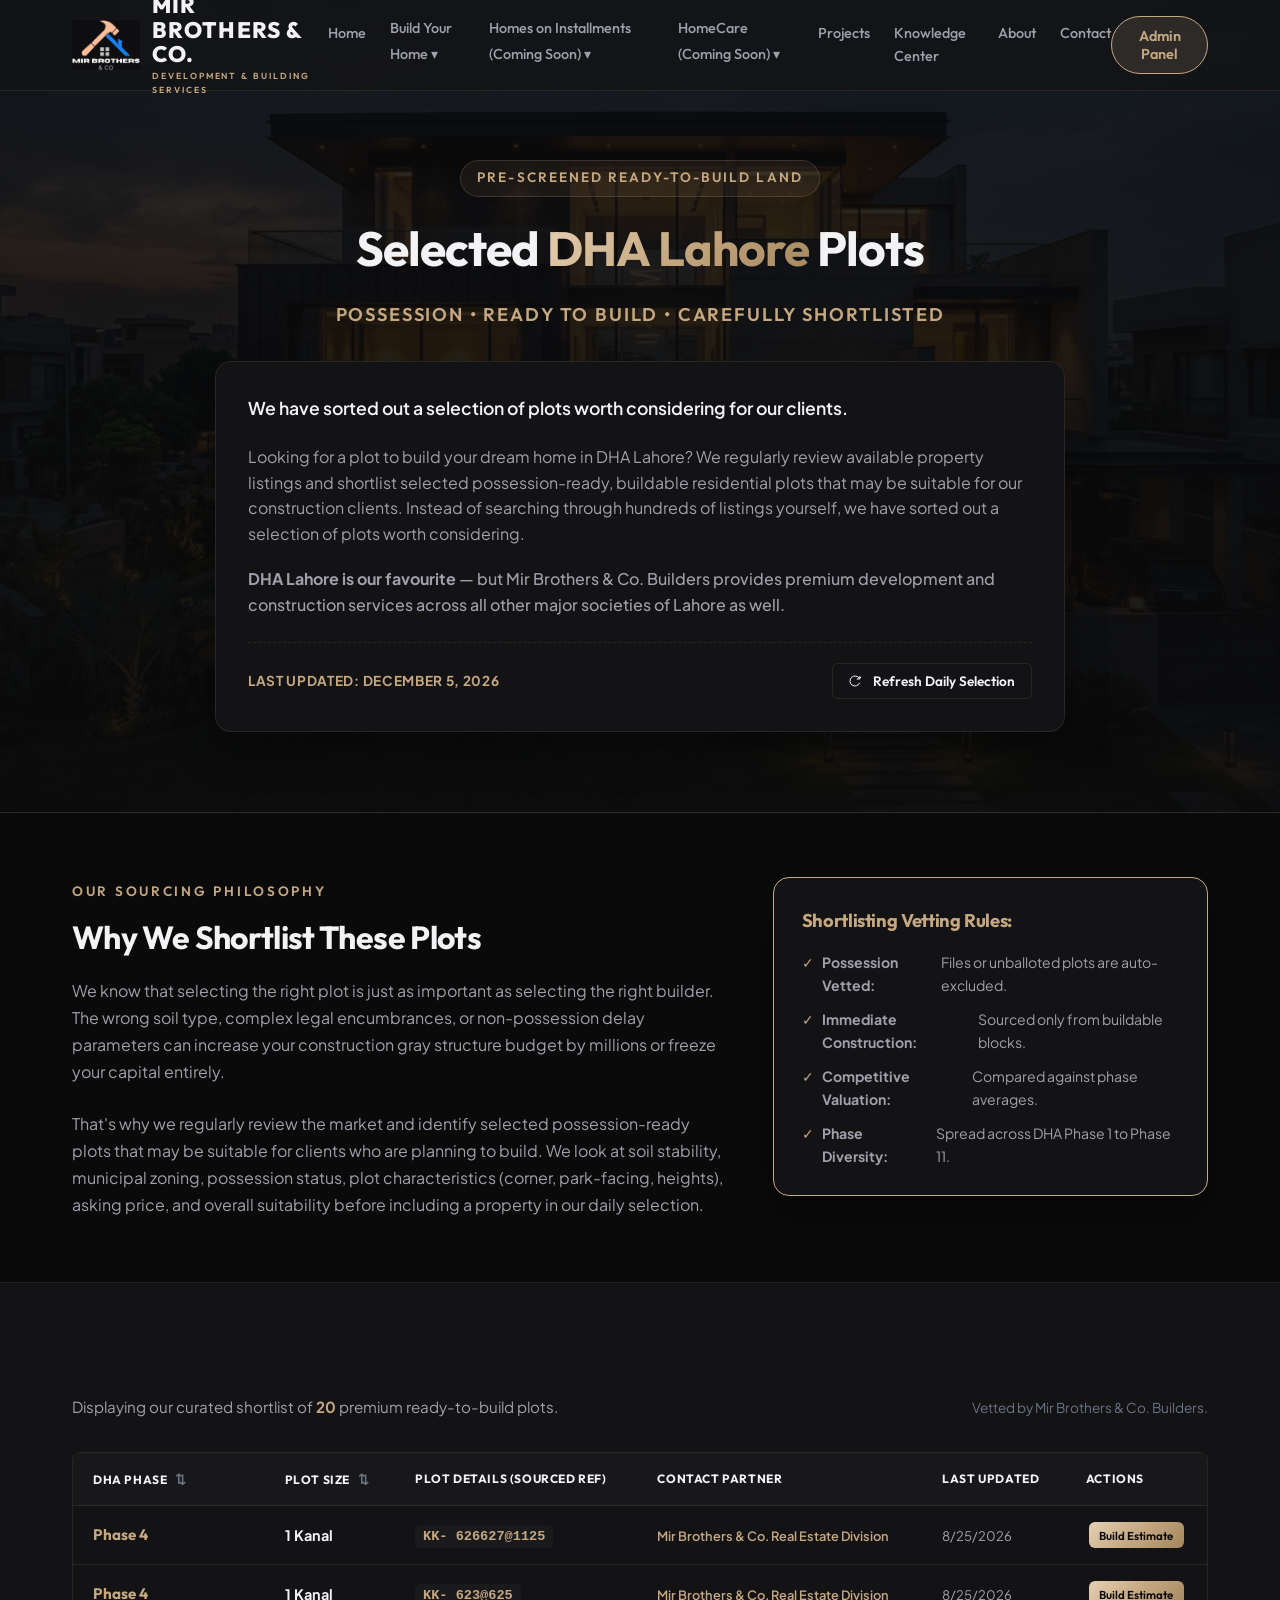
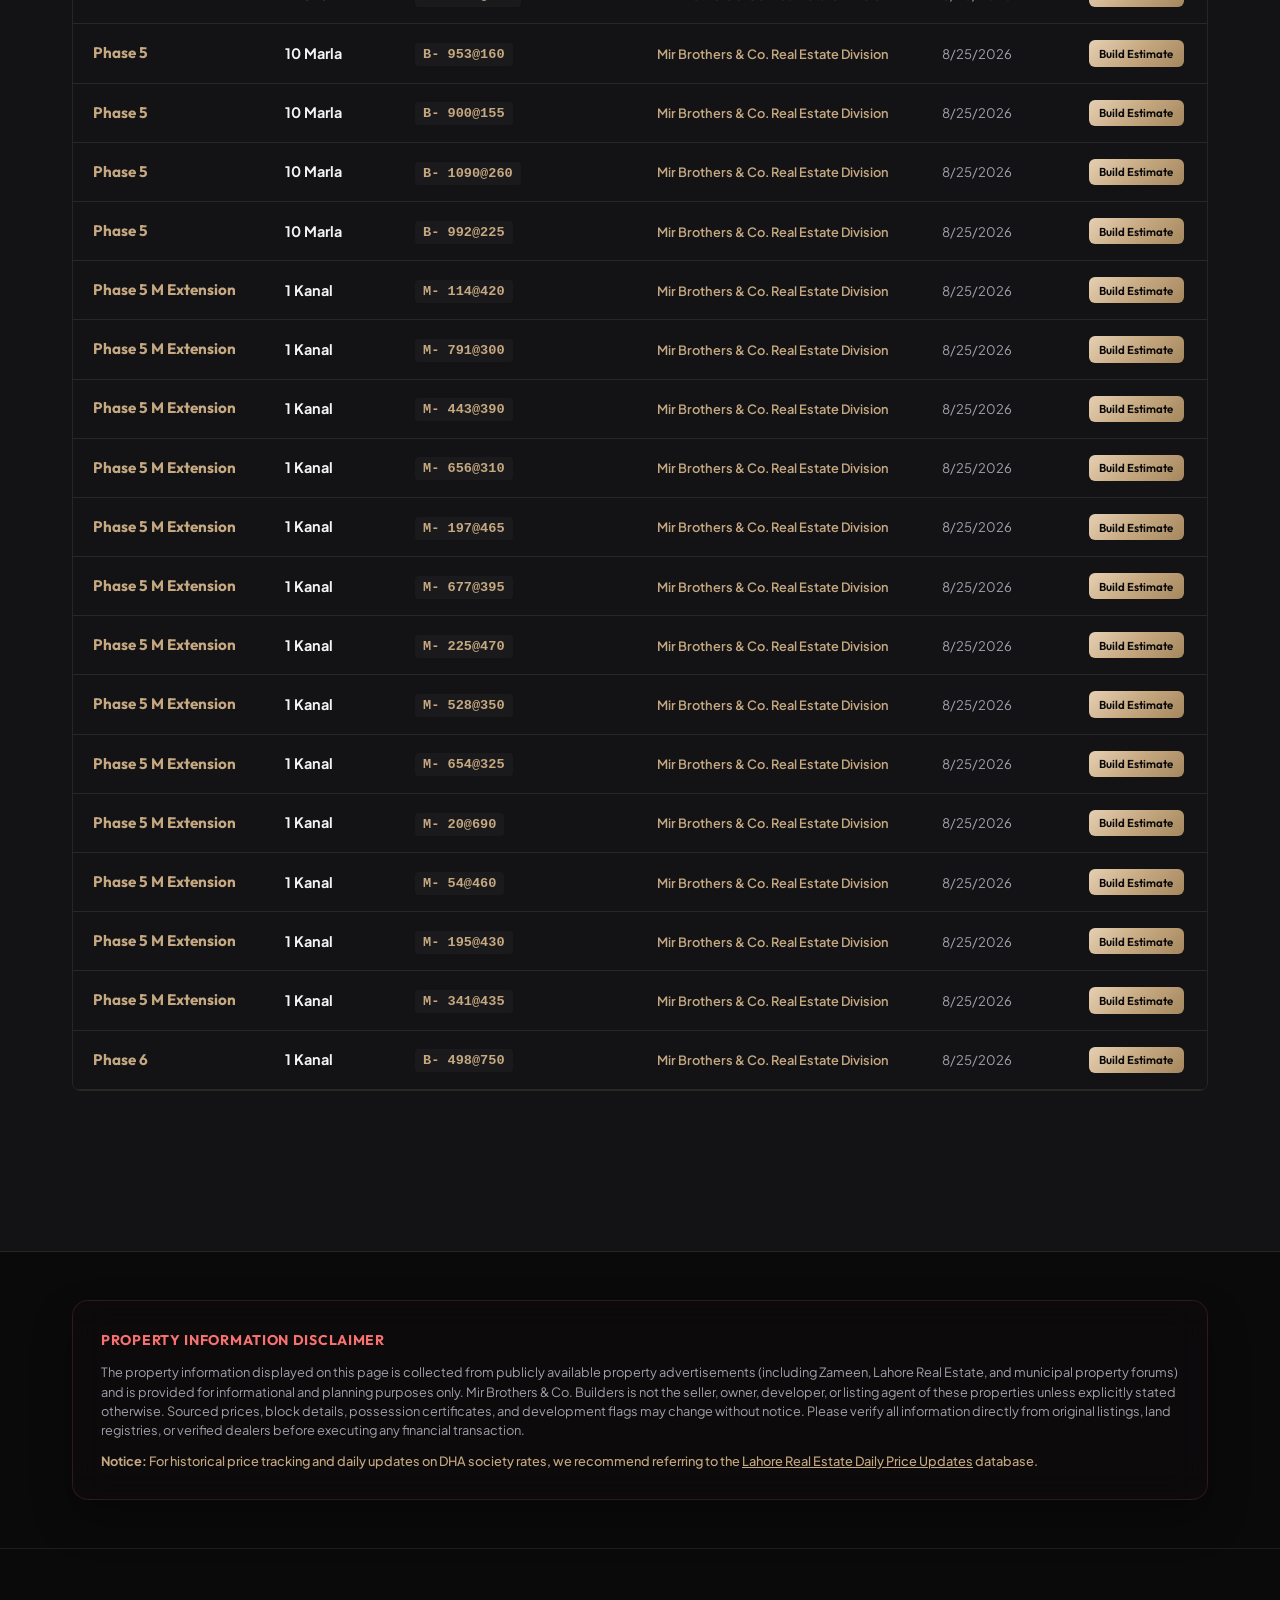
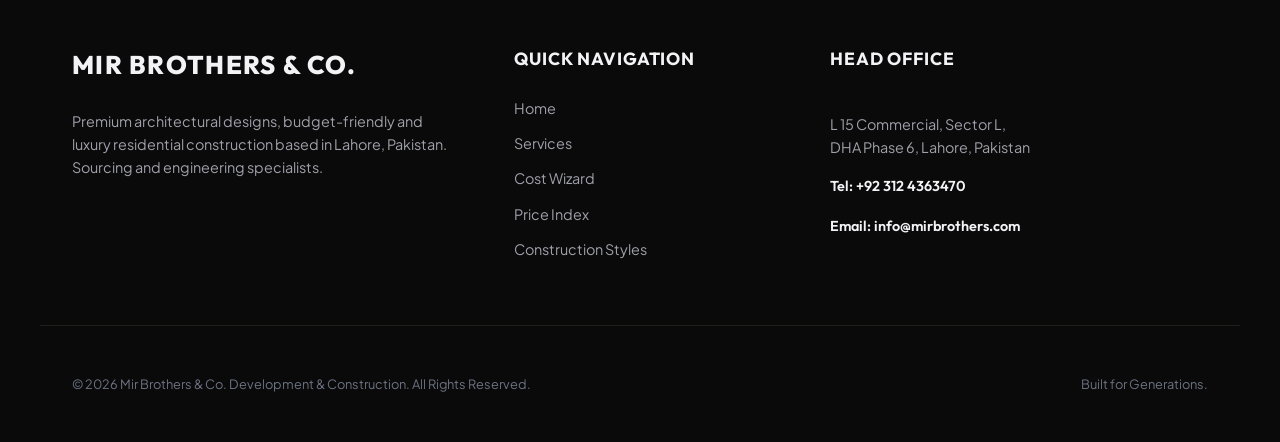
<file: dha-lahore-plots.html>
<!DOCTYPE html>
<html lang="en">
<head>
    <meta charset="UTF-8">
    <meta name="viewport" content="width=device-width, initial-scale=1.0">
    <title>Selected Plots for Sale in DHA Lahore | Mir Brothers & Co. Builders</title>
    <meta name="description" content="Explore our daily curated selection of possession-ready and buildable residential plots in different phases of DHA Lahore, carefully shortlisted for Mir Brothers & Co. Builders clients.">
    <!-- Google Fonts -->
    <link rel="preconnect" href="https://fonts.googleapis.com">
    <link rel="preconnect" href="https://fonts.gstatic.com" crossorigin>
    <link href="https://fonts.googleapis.com/css2?family=Outfit:wght@300;400;500;600;700;800&family=Plus+Jakarta+Sans:wght@300;400;500;600;700&display=swap" rel="stylesheet">
    <!-- Stylesheets -->
    <link rel="stylesheet" href="style.css">
</head>
<body>

    <!-- Header / Navigation -->
    <header class="main-header no-print">
        <div class="container header-container">
            <a href="index.html" class="logo-container" style="display: flex; flex-direction: row; align-items: center; gap: 0.75rem; text-decoration: none;">
                <img src="MirBrothers_Logo.png" alt="Mir Brothers & Co. Logo" style="height: 50px; width: auto; object-fit: contain; filter: invert(1); mix-blend-mode: screen; display: block;">
                <div style="display: flex; flex-direction: column;">
                    <span class="logo-title" style="line-height: 1.1; font-weight: 800; font-size: 1.4rem; letter-spacing: 0.05em;">MIR BROTHERS & CO.</span>
                    <span class="logo-subtitle" style="font-size: 0.55rem; letter-spacing: 0.22em; color: var(--gold-primary); margin-top: 2px;">DEVELOPMENT & BUILDING SERVICES</span>
                </div>
            </a>
            
            <nav class="nav-menu" id="navMenu">
                <a href="index.html#home" class="nav-link">Home</a>
                <div class="nav-dropdown">
                    <a href="index.html#build-section" class="nav-link">Build Your Home ▾</a>
                    <div class="nav-dropdown-content">
                        <a href="index.html#build-section">Residential Construction</a>
                        <a href="index.html#services">Grey Structure</a>
                        <a href="index.html#services">Turnkey Construction</a>
                        <a href="index.html#services">Renovation</a>
                        <a href="index.html#calculator">Construction Calculator</a>
                    </div>
                </div>
                <div class="nav-dropdown">
                    <a href="index.html#installment-section" class="nav-link">Homes on Installments (Coming Soon) ▾</a>
                    <div class="nav-dropdown-content">
                        <a href="#" class="active">Available Homes</a>
                        <a href="index.html#installment-section">How It Works</a>
                        <a href="index.html#affordability-section">Affordability Calculator</a>
                    </div>
                </div>
                <div class="nav-dropdown">
                    <a href="index.html#homecare-section" class="nav-link">HomeCare (Coming Soon) ▾</a>
                    <div class="nav-dropdown-content">
                        <a href="index.html#homecare-section">Handyman Services</a>
                        <a href="index.html#homecare-section">Electrical & Plumbing</a>
                        <a href="index.html#aftercare-badge">AfterCare / Warranty</a>
                    </div>
                </div>
                <a href="index.html#portfolio" class="nav-link">Projects</a>
                <a href="index.html#knowledge-center" class="nav-link">Knowledge Center</a>
                <a href="index.html#about" class="nav-link">About</a>
                <a href="index.html#contact" class="nav-link">Contact</a>
            </nav>
            
            <div class="header-actions">
                <button class="btn btn-phone" id="adminToggleBtn" style="background: rgba(197, 168, 128, 0.15); border: 1px solid var(--gold-primary);">
                    <span>Admin Panel</span>
                </button>
                <button class="mobile-toggle" id="mobileToggle" aria-label="Toggle Navigation">
                    <span class="bar"></span>
                    <span class="bar"></span>
                    <span class="bar"></span>
                </button>
            </div>
        </div>
    </header>

    <!-- Hero / Intro Section -->
    <section class="plots-hero section no-print" style="background-image: linear-gradient(rgba(10, 10, 11, 0.85), rgba(10, 10, 11, 0.95)), url('assets/modern_villa.jpg'); background-size: cover; background-position: center; padding-top: 10rem; padding-bottom: 5rem; border-bottom: 1px solid var(--border-color);">
        <div class="container text-center">
            <span class="hero-badge">Pre-Screened Ready-To-Build Land</span>
            <h1 class="hero-title" style="font-size: 3rem; margin-bottom: 1.5rem;">Selected <span class="gold-gradient-text">DHA Lahore</span> Plots</h1>
            <p style="color: var(--gold-primary); font-family: 'Outfit', sans-serif; font-weight: 600; font-size: 1.15rem; letter-spacing: 0.1em; text-transform: uppercase; margin-bottom: 2rem;">Possession • Ready to Build • Carefully Shortlisted</p>
            
            <div class="plots-intro-text glass-card" style="max-width: 850px; margin: 0 auto; text-align: left; padding: 2rem;">
                <p style="color: var(--text-primary); font-size: 1.1rem; line-height: 1.7; margin-bottom: 1.25rem; font-weight: 600;">
                    We have sorted out a selection of plots worth considering for our clients.
                </p>
                <p style="color: var(--text-secondary); line-height: 1.6; margin-bottom: 1.25rem;">
                    Looking for a plot to build your dream home in DHA Lahore? We regularly review available property listings and shortlist selected possession-ready, buildable residential plots that may be suitable for our construction clients. Instead of searching through hundreds of listings yourself, we have sorted out a selection of plots worth considering.
                </p>
                <p style="color: var(--text-secondary); line-height: 1.6; font-weight: 500;">
                    <strong>DHA Lahore is our favourite</strong> — but Mir Brothers & Co. Builders provides premium development and construction services across all other major societies of Lahore as well.
                </p>
                <div style="margin-top: 1.5rem; padding-top: 1.25rem; border-top: 1px dashed var(--border-color); display: flex; justify-content: space-between; align-items: center; flex-wrap: wrap; gap: 1rem;">
                    <span style="font-size: 0.85rem; color: var(--gold-primary); font-weight: 700; text-transform: uppercase; letter-spacing: 0.05em;" id="syncDateLabel">
                        Last updated: 20 August 2026
                    </span>
                    <button class="btn btn-sm btn-outline" id="forceRefreshBtn" style="padding: 0.5rem 1rem;">
                        <svg xmlns="http://www.w3.org/2000/svg" width="12" height="12" viewBox="0 0 24 24" fill="none" stroke="currentColor" stroke-width="2" style="margin-right: 4px; vertical-align: middle;"><path d="M21.5 2v6h-6M21.34 15.57a10 10 0 1 1-.57-8.38l5.67-5.67"/></svg>
                        Refresh Daily Selection
                    </button>
                </div>
            </div>
        </div>
    </section>

    <!-- Why We Shortlist Plots Section -->
    <section class="section why-shortlist-section no-print" style="background-color: var(--bg-primary); border-bottom: 1px solid var(--border-color); padding: 4rem 0;">
        <div class="container">
            <div class="about-grid" style="grid-template-columns: 1.2fr 0.8fr; align-items: start; gap: 3rem;">
                <div>
                    <span class="section-subtitle">Our Sourcing Philosophy</span>
                    <h2 class="section-title" style="font-size: 2rem;">Why We Shortlist These Plots</h2>
                    <p style="color: var(--text-secondary); line-height: 1.7; margin-bottom: 1.5rem;">
                        We know that selecting the right plot is just as important as selecting the right builder. The wrong soil type, complex legal encumbrances, or non-possession delay parameters can increase your construction gray structure budget by millions or freeze your capital entirely.
                    </p>
                    <p style="color: var(--text-secondary); line-height: 1.7;">
                        That's why we regularly review the market and identify selected possession-ready plots that may be suitable for clients who are planning to build. We look at soil stability, municipal zoning, possession status, plot characteristics (corner, park-facing, heights), asking price, and overall suitability before including a property in our daily selection.
                    </p>
                </div>
                <div class="glass-card" style="padding: 1.75rem; border-color: var(--gold-primary);">
                    <h4 style="color: var(--gold-primary); margin-bottom: 1rem; font-family: 'Outfit'; font-size: 1.15rem;">Shortlisting Vetting Rules:</h4>
                    <ul style="list-style: none; display: flex; flex-direction: column; gap: 0.75rem; font-size: 0.88rem; color: var(--text-secondary);">
                        <li style="display: flex; gap: 0.5rem;"><span style="color: var(--gold-primary);">✓</span> <strong>Possession Vetted:</strong> Files or unballoted plots are auto-excluded.</li>
                        <li style="display: flex; gap: 0.5rem;"><span style="color: var(--gold-primary);">✓</span> <strong>Immediate Construction:</strong> Sourced only from buildable blocks.</li>
                        <li style="display: flex; gap: 0.5rem;"><span style="color: var(--gold-primary);">✓</span> <strong>Competitive Valuation:</strong> Compared against phase averages.</li>
                        <li style="display: flex; gap: 0.5rem;"><span style="color: var(--gold-primary);">✓</span> <strong>Phase Diversity:</strong> Spread across DHA Phase 1 to Phase 11.</li>
                    </ul>
                </div>
            </div>
        </div>
    </section>

    <!-- Main Selected Plots Portal Viewport -->
    <section class="section plots-portal-section no-print" style="background-color: var(--bg-secondary); border-bottom: 1px solid var(--border-color);">
        <div class="container">
            <div class="plots-portal-layout" style="display: block;">
                <div style="display: flex; justify-content: space-between; align-items: center; margin-bottom: 2rem;">
                    <p style="color: var(--text-secondary); font-size: 0.95rem;">
                        Displaying our curated shortlist of <span id="plotsCounterLabel" style="font-weight: 700; color: var(--gold-primary);">20</span> premium ready-to-build plots.
                    </p>
                    <div style="font-size: 0.85rem; color: var(--text-muted);">
                        Vetted by Mir Brothers & Co. Builders.
                    </div>
                </div>

                <div class="responsive-table-container">
                    <table class="estimate-table" id="plotsTable" style="background: var(--bg-secondary);">
                        <thead>
                            <tr>
                                <th class="sortable-header" data-sort="phase" style="cursor: pointer; user-select: none;">DHA Phase <span class="sort-indicator" style="margin-left: 5px; font-size: 0.8rem; color: var(--text-muted);">⇅</span></th>
                                <th class="sortable-header" data-sort="size" style="cursor: pointer; user-select: none;">Plot Size <span class="sort-indicator" style="margin-left: 5px; font-size: 0.8rem; color: var(--text-muted);">⇅</span></th>
                                <th>Plot Details (Sourced Ref)</th>
                                <th>Contact Partner</th>
                                <th>Last Updated</th>
                                <th class="text-center">Actions</th>
                            </tr>
                        </thead>
                        <tbody id="plotsTableBody">
                            <!-- Injected rows -->
                        </tbody>
                    </table>
                </div>
            </div>
        </div>
    </section>

    <!-- Admin Panel Interface Overlay Modal -->
    <div id="adminPanelModal" class="plots-admin-modal no-print" style="display: none; position: fixed; top: 0; left: 0; width: 100%; height: 100%; background: rgba(0, 0, 0, 0.85); z-index: 10000; overflow-y: auto; padding: 3rem 0;">
        <div class="container" style="max-width: 1050px;">
            <div class="glass-card gold-border" style="background-color: var(--bg-primary); padding: 3rem;">
                <div style="display: flex; justify-content: space-between; align-items: center; margin-bottom: 2.5rem; border-bottom: 1px solid var(--border-color); padding-bottom: 1.5rem;">
                    <div>
                        <h2 style="font-family: 'Outfit'; color: var(--gold-primary);">Mir Brothers & Co. Sourcing Panel</h2>
                        <p style="color: var(--text-secondary); font-size: 0.9rem;">Manage property listing registries, apply price overrides, and adjust inclusion flags.</p>
                    </div>
                    <button class="btn btn-outline btn-sm" id="closeAdminBtn">Close Panel</button>
                </div>

                <!-- Admin Analytics Metrics Dashboard -->
                <div class="admin-stats-grid" style="display: grid; grid-template-columns: repeat(4, 1fr); gap: 1.5rem; margin-bottom: 3rem;">
                    <div class="summary-card" style="background: var(--bg-secondary);">
                        <span style="font-size: 0.75rem; text-transform: uppercase;">Total Registry</span>
                        <h3 id="statTotalRegistry" style="font-size: 1.75rem; color: var(--gold-primary); margin-top: 0.5rem;">0</h3>
                    </div>
                    <div class="summary-card" style="background: var(--bg-secondary);">
                        <span style="font-size: 0.75rem; text-transform: uppercase;">Possession Plots</span>
                        <h3 id="statPossession" style="font-size: 1.75rem; color: var(--success-green); margin-top: 0.5rem;">0</h3>
                    </div>
                    <div class="summary-card" style="background: var(--bg-secondary);">
                        <span style="font-size: 0.75rem; text-transform: uppercase;">Ready to Build</span>
                        <h3 id="statBuildable" style="font-size: 1.75rem; color: var(--success-green); margin-top: 0.5rem;">0</h3>
                    </div>
                    <div class="summary-card" style="background: var(--bg-secondary);">
                        <span style="font-size: 0.75rem; text-transform: uppercase;">Checks Completed Today</span>
                        <h3 id="statCheckedToday" style="font-size: 1.75rem; color: var(--gold-primary); margin-top: 0.5rem;">0</h3>
                    </div>
                </div>

                <!-- Property Manager Spreadsheet Grid -->
                <div class="responsive-table-container">
                    <table class="estimate-table" style="font-size: 0.8rem; background: var(--bg-secondary);">
                        <thead>
                            <tr>
                                <th>Listing Spec</th>
                                <th>Size</th>
                                <th>Phase</th>
                                <th>Price (PKR)</th>
                                <th>Status Vetting</th>
                                <th>Sourcing Rule</th>
                                <th>Actions</th>
                            </tr>
                        </thead>
                        <tbody id="adminTableBody">
                            <!-- Injected rows -->
                        </tbody>
                    </table>
                </div>

                <!-- Admin Action Toolbar -->
                <div style="margin-top: 2rem; display: flex; justify-content: flex-end; gap: 1rem;">
                    <button class="btn btn-outline" id="resetAdminDataBtn" style="padding: 0.5rem 1.5rem; font-size: 0.85rem;">Reset Custom Overrides</button>
                    <button class="btn btn-primary" id="saveAdminChangesBtn" style="padding: 0.5rem 1.5rem; font-size: 0.85rem;">Save & Apply Selection</button>
                </div>
            </div>
        </div>
    </div>

    <!-- Interactive Plot + Construction Estimator Drawer -->
    <div id="buildEstimatorDrawer" class="no-print" style="display: none; position: fixed; top: 0; right: 0; width: 420px; height: 100%; background: var(--bg-primary); z-index: 10000; box-shadow: -10px 0 30px rgba(0,0,0,0.5); border-left: 1px solid var(--border-color); padding: 2.5rem; overflow-y: auto; animation: slideInRight 0.4s cubic-bezier(0.16, 1, 0.3, 1);">
        <div style="display: flex; justify-content: space-between; align-items: center; margin-bottom: 2rem; border-bottom: 1px solid var(--border-color); padding-bottom: 1rem;">
            <h3 style="font-family: 'Outfit'; color: var(--gold-primary);">Build Your Home</h3>
            <button id="closeDrawerBtn" style="background: none; border: none; color: var(--text-primary); font-size: 1.5rem; cursor: pointer;">&times;</button>
        </div>

        <div id="drawerContent">
            <!-- Dynamic calculation details filled by JS -->
        </div>
    </div>

    <!-- Visible Legal Disclaimer -->
    <section class="section disclaimer-section no-print" style="background-color: var(--bg-primary); padding: 3rem 0; border-bottom: 1px solid var(--border-color);">
        <div class="container">
            <div class="glass-card" style="padding: 1.75rem; border-color: rgba(248, 113, 113, 0.15); background: rgba(248, 113, 113, 0.01);">
                <h5 style="color: var(--danger-red); margin-bottom: 0.75rem; font-family: 'Outfit'; text-transform: uppercase; font-size: 0.88rem; letter-spacing: 0.05em;">Property Information Disclaimer</h5>
                <p style="font-size: 0.8rem; line-height: 1.5; color: var(--text-secondary); margin-bottom: 0.75rem;">
                    The property information displayed on this page is collected from publicly available property advertisements (including Zameen, Lahore Real Estate, and municipal property forums) and is provided for informational and planning purposes only. Mir Brothers & Co. Builders is not the seller, owner, developer, or listing agent of these properties unless explicitly stated otherwise. Sourced prices, block details, possession certificates, and development flags may change without notice. Please verify all information directly from original listings, land registries, or verified dealers before executing any financial transaction.
                </p>
                <p style="font-size: 0.8rem; line-height: 1.5; color: var(--gold-primary); font-weight: 500;">
                    <strong>Notice:</strong> For historical price tracking and daily updates on DHA society rates, we recommend referring to the <a href="https://lahorerealestate.com/daily-prices-update/" target="_blank" style="color: var(--gold-primary); text-decoration: underline;">Lahore Real Estate Daily Price Updates</a> database.
                </p>
            </div>
        </div>
    </section>

    <!-- Footer -->
    <footer class="main-footer no-print">
        <div class="container footer-grid">
            <div class="footer-about">
                <span class="footer-logo">MIR BROTHERS & CO.</span>
                <p>Premium architectural designs, budget-friendly and luxury residential construction based in Lahore, Pakistan. Sourcing and engineering specialists.</p>
            </div>
            
            <div class="footer-links">
                <h4>Quick Navigation</h4>
                <ul>
                    <li><a href="index.html#home">Home</a></li>
                    <li><a href="index.html#services">Services</a></li>
                    <li><a href="index.html#calculator">Cost Wizard</a></li>
                    <li><a href="index.html#price-index">Price Index</a></li>
                    <li><a href="index.html#styles">Construction Styles</a></li>
                </ul>
            </div>
            
            <div class="footer-contact-info">
                <h4>Head Office</h4>
                <p>L 15 Commercial, Sector L,<br>DHA Phase 6, Lahore, Pakistan</p>
                <p class="foot-phone">Tel: +92 312 4363470</p>
                <p class="foot-email">Email: info@mirbrothers.com</p>
            </div>
        </div>
        
        <div class="footer-bottom">
            <div class="container footer-bottom-inner">
                <p>&copy; 2026 Mir Brothers & Co. Development & Construction. All Rights Reserved.</p>
                <p>Built for Generations.</p>
            </div>
        </div>
    </footer>

    <!-- Scripts -->
    <script src="plots.js"></script>
</body>
</html>
</file>
<file: style.css>
/* CSS Reset & Variables */
:root {
    --bg-primary: #0A0A0B;
    --bg-secondary: #131316;
    --bg-glass: rgba(19, 19, 22, 0.75);
    --border-color: rgba(197, 168, 128, 0.12);
    --border-color-glow: rgba(197, 168, 128, 0.35);
    
    /* Elegant Metallic Gold/Bronze Palette */
    --gold-primary: #C5A880;
    --gold-hover: #D8BD96;
    --gold-light: #E6D0B3;
    --gold-dark: #A5875E;
    --gold-gradient: linear-gradient(135deg, #E6D0B3 0%, #C5A880 50%, #A5875E 100%);
    
    --text-primary: #F3F3F5;
    --text-secondary: #A0A0AA;
    --text-muted: #6B7280;
    
    --success-green: #34D399;
    --danger-red: #F87171;
    
    --transition-smooth: all 0.4s cubic-bezier(0.16, 1, 0.3, 1);
    --transition-bounce: all 0.5s cubic-bezier(0.34, 1.56, 0.64, 1);
}

* {
    margin: 0;
    padding: 0;
    box-sizing: border-box;
}

html {
    scroll-behavior: smooth;
    font-size: 16px;
    background-color: var(--bg-primary);
    color: var(--text-primary);
}

body {
    font-family: 'Plus Jakarta Sans', sans-serif;
    line-height: 1.6;
    overflow-x: hidden;
}

h1, h2, h3, h4, h5, h6 {
    font-family: 'Outfit', sans-serif;
    font-weight: 700;
    color: var(--text-primary);
    letter-spacing: -0.02em;
}

a {
    color: inherit;
    text-decoration: none;
    transition: var(--transition-smooth);
}

/* Utilities */
.container {
    width: 100%;
    max-width: 1200px;
    margin: 0 auto;
    padding: 0 2rem;
}

.section {
    padding: 7rem 0;
}

.text-center {
    text-align: center;
}

.text-right {
    text-align: right;
}

.gold-gradient-text {
    background: var(--gold-gradient);
    -webkit-background-clip: text;
    -webkit-text-fill-color: transparent;
    background-clip: text;
}

/* Glassmorphism Card base */
.glass-card {
    background: var(--bg-secondary);
    border: 1px solid var(--border-color);
    border-radius: 16px;
    padding: 2.5rem;
    box-shadow: 0 20px 40px rgba(0, 0, 0, 0.3);
    backdrop-filter: blur(16px);
    transition: var(--transition-smooth);
}

.glass-card:hover {
    border-color: var(--border-color-glow);
    box-shadow: 0 25px 50px rgba(197, 168, 128, 0.05);
}

.gold-border {
    border: 1px solid rgba(197, 168, 128, 0.25);
}

.gold-border:hover {
    border-color: var(--gold-primary);
}

/* Custom Scrollbar */
::-webkit-scrollbar {
    width: 8px;
}
::-webkit-scrollbar-track {
    background: var(--bg-primary);
}
::-webkit-scrollbar-thumb {
    background: #27272A;
    border-radius: 4px;
}
::-webkit-scrollbar-thumb:hover {
    background: var(--gold-primary);
}

/* Buttons */
.btn {
    display: inline-flex;
    align-items: center;
    justify-content: center;
    gap: 0.5rem;
    font-family: 'Outfit', sans-serif;
    font-weight: 600;
    padding: 1rem 2rem;
    border-radius: 8px;
    cursor: pointer;
    transition: var(--transition-smooth);
    border: none;
    font-size: 0.95rem;
}

.btn-primary {
    background: var(--gold-gradient);
    color: #0A0A0B;
}

.btn-primary:hover {
    transform: translateY(-2px);
    box-shadow: 0 10px 20px rgba(197, 168, 128, 0.2);
    background: linear-gradient(135deg, #fff 0%, var(--gold-hover) 100%);
}

.btn-outline {
    background: transparent;
    color: var(--text-primary);
    border: 1px solid var(--border-color);
}

.btn-outline:hover {
    background: rgba(255, 255, 255, 0.03);
    border-color: var(--gold-primary);
    color: var(--gold-primary);
}

.btn-gold-outline {
    background: transparent;
    color: var(--gold-primary);
    border: 1px solid var(--gold-primary);
    padding: 0.75rem 1.5rem;
    font-size: 0.9rem;
}

.btn-gold-outline:hover {
    background: var(--gold-gradient);
    color: #0A0A0B;
    transform: translateY(-2px);
}

.btn-gold {
    background: var(--gold-primary);
    color: #0A0A0B;
}

.btn-gold:hover {
    background: var(--gold-hover);
}

.btn-sm {
    padding: 0.65rem 1.25rem;
    font-size: 0.85rem;
    border-radius: 6px;
}

.btn-block {
    width: 100%;
}

.btn-phone {
    background: rgba(197, 168, 128, 0.1);
    color: var(--gold-primary);
    border: 1px solid rgba(197, 168, 128, 0.25);
    padding: 0.65rem 1.25rem;
    font-size: 0.9rem;
    border-radius: 50px;
}

.btn-phone:hover {
    background: var(--gold-gradient);
    color: #0A0A0B;
    border-color: transparent;
}

/* Header & Navigation */
.main-header {
    position: fixed;
    top: 0;
    left: 0;
    width: 100%;
    z-index: 1000;
    background: var(--bg-glass);
    border-bottom: 1px solid var(--border-color);
    backdrop-filter: blur(12px);
    transition: var(--transition-smooth);
}

.header-container {
    height: 90px;
    display: flex;
    align-items: center;
    justify-content: space-between;
}

.logo-container {
    display: flex;
    flex-direction: column;
}

.logo-title {
    font-family: 'Outfit', sans-serif;
    font-size: 1.5rem;
    font-weight: 800;
    letter-spacing: 0.05em;
    color: var(--text-primary);
}

.logo-subtitle {
    font-family: 'Outfit', sans-serif;
    font-size: 0.6rem;
    font-weight: 600;
    letter-spacing: 0.25em;
    color: var(--gold-primary);
    margin-top: -2px;
}

.nav-menu {
    display: flex;
    gap: 1.5rem;
}

.nav-link {
    font-family: 'Outfit', sans-serif;
    font-weight: 500;
    font-size: 0.9rem;
    color: var(--text-secondary);
    position: relative;
    padding: 0.5rem 0;
}

.nav-link:hover, .nav-link.active {
    color: var(--gold-primary);
}

.nav-link::after {
    content: '';
    position: absolute;
    bottom: 0;
    left: 0;
    width: 0;
    height: 1px;
    background: var(--gold-primary);
    transition: var(--transition-smooth);
}

.nav-link:hover::after, .nav-link.active::after {
    width: 100%;
}

.header-actions {
    display: flex;
    align-items: center;
    gap: 1rem;
}

.mobile-toggle {
    display: none;
    flex-direction: column;
    justify-content: space-between;
    width: 26px;
    height: 18px;
    background: transparent;
    border: none;
    cursor: pointer;
}

.mobile-toggle .bar {
    width: 100%;
    height: 2px;
    background-color: var(--text-primary);
    transition: var(--transition-smooth);
}

/* Hero Section */
.hero-section {
    position: relative;
    height: 100vh;
    min-height: 700px;
    display: flex;
    align-items: center;
    overflow: hidden;
}

.hero-bg-carousel {
    position: absolute;
    top: 0;
    left: 0;
    width: 100%;
    height: 100%;
    z-index: 1;
}

.hero-slide {
    position: absolute;
    top: 0;
    left: 0;
    width: 100%;
    height: 100%;
    background-size: cover;
    background-position: center;
    opacity: 0;
    transition: opacity 1.2s ease-in-out;
}

.hero-slide.active {
    opacity: 1;
}

.hero-container {
    position: relative;
    z-index: 2;
    display: flex;
    flex-direction: column;
    justify-content: center;
    height: 100%;
    padding-top: 90px;
}

.hero-content {
    max-width: 720px;
    margin-bottom: 3.5rem;
}

.hero-badge {
    display: inline-block;
    font-family: 'Outfit', sans-serif;
    color: var(--gold-primary);
    font-size: 0.85rem;
    font-weight: 600;
    text-transform: uppercase;
    letter-spacing: 0.15em;
    margin-bottom: 1.5rem;
    padding: 0.4rem 1rem;
    background: rgba(197, 168, 128, 0.08);
    border: 1px solid rgba(197, 168, 128, 0.2);
    border-radius: 50px;
}

.hero-title {
    font-size: 3.8rem;
    line-height: 1.15;
    margin-bottom: 1.5rem;
}

.hero-description {
    font-size: 1.15rem;
    color: var(--text-secondary);
    margin-bottom: 2.5rem;
    max-width: 600px;
}

.hero-buttons {
    display: flex;
    gap: 1.5rem;
}

.hero-stats {
    display: grid;
    grid-template-columns: repeat(3, 1fr);
    gap: 2rem;
    max-width: 800px;
    border-top: 1px solid rgba(255, 255, 255, 0.1);
    padding-top: 2rem;
}

.stat-card {
    display: flex;
    flex-direction: column;
}

.stat-num {
    font-family: 'Outfit', sans-serif;
    font-size: 2rem;
    font-weight: 700;
    color: var(--gold-primary);
    margin-bottom: 0.25rem;
}

.stat-label {
    font-size: 0.85rem;
    color: var(--text-secondary);
    text-transform: uppercase;
    letter-spacing: 0.05em;
}

.hero-carousel-dots {
    position: absolute;
    bottom: 2.5rem;
    right: 2rem;
    z-index: 5;
    display: flex;
    gap: 0.75rem;
}

.hero-carousel-dots .dot {
    width: 12px;
    height: 12px;
    border-radius: 50%;
    background: rgba(255, 255, 255, 0.2);
    border: 2px solid transparent;
    cursor: pointer;
    transition: var(--transition-smooth);
}

.hero-carousel-dots .dot.active {
    background: var(--gold-primary);
    border-color: var(--bg-primary);
    transform: scale(1.2);
}

/* Section Headers */
.section-header {
    max-width: 700px;
    margin: 0 auto 4.5rem auto;
}

.section-subtitle {
    font-family: 'Outfit', sans-serif;
    font-size: 0.85rem;
    font-weight: 600;
    color: var(--gold-primary);
    text-transform: uppercase;
    letter-spacing: 0.2em;
    display: inline-block;
    margin-bottom: 1rem;
}

.section-title {
    font-size: 2.5rem;
    margin-bottom: 1.25rem;
    line-height: 1.2;
}

.section-desc {
    color: var(--text-secondary);
    font-size: 1.05rem;
}

/* Services Grid styling */
.services-section {
    background-color: var(--bg-primary);
    border-bottom: 1px solid var(--border-color);
}

.services-grid {
    display: grid;
    grid-template-columns: repeat(3, 1fr);
    gap: 2rem;
}

.service-card-item {
    background: var(--bg-secondary);
    border: 1px solid var(--border-color);
    border-radius: 12px;
    padding: 2.5rem 2rem;
    transition: var(--transition-smooth);
}

.service-card-item:hover {
    transform: translateY(-5px);
    border-color: var(--gold-primary);
    box-shadow: 0 15px 30px rgba(197, 168, 128, 0.05);
}

.svc-icon-box {
    display: flex;
    align-items: center;
    justify-content: center;
    width: 46px;
    height: 46px;
    border-radius: 8px;
    background: rgba(197, 168, 128, 0.08);
    color: var(--gold-primary);
    margin-bottom: 1.5rem;
}

.service-card-item h3 {
    font-size: 1.2rem;
    margin-bottom: 0.75rem;
}

.service-card-item p {
    color: var(--text-secondary);
    font-size: 0.9rem;
    line-height: 1.5;
}

/* Stepper Wizard Styling */
.calc-section {
    background-color: var(--bg-secondary);
    border-bottom: 1px solid var(--border-color);
}

.calc-wizard-card {
    max-width: 900px;
    margin: 0 auto 4rem auto;
}

.stepper-header {
    display: flex;
    align-items: center;
    justify-content: space-between;
    margin-bottom: 4rem;
    border-bottom: 1px solid var(--border-color);
    padding-bottom: 2rem;
}

.step-indicator {
    display: flex;
    flex-direction: column;
    align-items: center;
    gap: 0.5rem;
    flex-grow: 1;
    position: relative;
    opacity: 0.4;
    transition: var(--transition-smooth);
}

.step-indicator.active {
    opacity: 1;
}

.step-indicator.completed {
    opacity: 0.8;
}

.step-indicator.completed .step-num {
    background: var(--gold-primary);
    color: #0A0A0B;
}

.step-num {
    display: flex;
    align-items: center;
    justify-content: center;
    width: 36px;
    height: 36px;
    border-radius: 50%;
    border: 2px solid var(--gold-primary);
    font-family: 'Outfit', sans-serif;
    font-weight: 700;
    color: var(--gold-primary);
    background: var(--bg-secondary);
    z-index: 2;
}

.step-label {
    font-family: 'Outfit', sans-serif;
    font-size: 0.78rem;
    text-transform: uppercase;
    letter-spacing: 0.05em;
    color: var(--text-secondary);
}

.step-indicator.active .step-label {
    color: var(--gold-primary);
    font-weight: 600;
}

.step-line {
    flex-grow: 1;
    height: 2px;
    background: var(--border-color);
    margin-top: -24px;
}

.wizard-steps-panels {
    min-height: 250px;
}

.wizard-step-panel {
    display: none;
    animation: fadeIn 0.4s ease-in-out forwards;
}

.wizard-step-panel.active {
    display: block;
}

.wizard-step-panel h3 {
    font-size: 1.5rem;
    margin-bottom: 0.75rem;
    color: var(--gold-primary);
}

.step-instruction {
    font-size: 0.95rem;
    color: var(--text-secondary);
    margin-bottom: 2.25rem;
}

/* Radio Tiles selector option */
.radio-tiles {
    display: grid;
    grid-template-columns: repeat(2, 1fr);
    gap: 1.25rem;
}

.radio-tile-label {
    cursor: pointer;
}

.radio-tile-input {
    position: absolute;
    opacity: 0;
    width: 0;
    height: 0;
}

.radio-tile-inner {
    display: flex;
    flex-direction: column;
    background: rgba(255, 255, 255, 0.02);
    border: 1px solid var(--border-color);
    padding: 1.5rem;
    border-radius: 10px;
    height: 100%;
    transition: var(--transition-smooth);
}

.radio-tile-inner:hover {
    background: rgba(255, 255, 255, 0.04);
    border-color: rgba(197, 168, 128, 0.3);
}

.radio-tile-input:checked + .radio-tile-inner {
    border-color: var(--gold-primary);
    background: rgba(197, 168, 128, 0.05);
    box-shadow: 0 0 15px rgba(197, 168, 128, 0.1);
}

.tile-title {
    font-family: 'Outfit', sans-serif;
    font-weight: 700;
    font-size: 1.05rem;
    margin-bottom: 0.5rem;
    color: var(--text-primary);
}

.radio-tile-input:checked + .radio-tile-inner .tile-title {
    color: var(--gold-primary);
}

.tile-desc {
    font-size: 0.8rem;
    line-height: 1.4;
    color: var(--text-secondary);
}

/* Floor selector inputs step */
.floors-checkbox-grid {
    display: grid;
    grid-template-columns: repeat(3, 1fr);
    gap: 1.5rem;
    margin-bottom: 2rem;
}

.floor-input-card {
    background: rgba(255, 255, 255, 0.01);
    border: 1px solid var(--border-color);
    border-radius: 10px;
    padding: 1.5rem;
    display: flex;
    flex-direction: column;
    gap: 1rem;
    transition: var(--transition-smooth);
}

.floor-input-card:focus-within {
    border-color: var(--gold-primary);
}

.checkbox-container {
    display: block;
    position: relative;
    padding-left: 2rem;
    cursor: pointer;
    font-family: 'Outfit', sans-serif;
    font-weight: 600;
    font-size: 0.95rem;
    user-select: none;
}

.checkbox-container input {
    position: absolute;
    opacity: 0;
    cursor: pointer;
    height: 0;
    width: 0;
}

.checkmark {
    position: absolute;
    top: 2px;
    left: 0;
    height: 18px;
    width: 18px;
    background-color: #27272A;
    border: 1px solid var(--border-color);
    border-radius: 4px;
    transition: var(--transition-smooth);
}

.checkbox-container:hover input ~ .checkmark {
    border-color: var(--gold-primary);
}

.checkbox-container input:checked ~ .checkmark {
    background-color: var(--gold-primary);
    border-color: transparent;
}

.checkmark::after {
    content: "";
    position: absolute;
    display: none;
}

.checkbox-container input:checked ~ .checkmark::after {
    display: block;
}

.checkbox-container .checkmark::after {
    left: 6px;
    top: 2px;
    width: 4px;
    height: 9px;
    border: solid #0A0A0B;
    border-width: 0 2px 2px 0;
    transform: rotate(45deg);
}

.floor-input-card .form-control-sm {
    text-align: right;
    font-weight: 700;
}

.total-calc-area-badge {
    text-align: center;
    font-family: 'Outfit', sans-serif;
    background: rgba(197, 168, 128, 0.06);
    border: 1px dashed rgba(197, 168, 128, 0.25);
    padding: 1.25rem;
    border-radius: 8px;
    font-size: 1.1rem;
}

.total-calc-area-badge strong {
    color: var(--gold-primary);
    font-size: 1.3rem;
}

.wizard-controls {
    display: flex;
    justify-content: space-between;
    margin-top: 3rem;
    border-top: 1px solid var(--border-color);
    padding-top: 2rem;
}

/* Detailed Material Cost Estimate Table Results styling */
.cost-result-sheet {
    max-width: 1000px;
    margin: 0 auto;
}

.estimate-print-header {
    display: flex;
    justify-content: space-between;
    border-bottom: 2px solid var(--gold-primary);
    padding-bottom: 2rem;
    margin-bottom: 2rem;
}

.print-meta-left h2 {
    font-size: 2rem;
    letter-spacing: 0.05em;
}

.print-meta-left span {
    font-size: 0.75rem;
    color: var(--gold-primary);
    letter-spacing: 0.2em;
    display: block;
    margin-bottom: 0.5rem;
}

.print-meta-left p {
    font-size: 0.8rem;
    color: var(--text-secondary);
}

.print-meta-right h3 {
    font-size: 1.5rem;
    color: var(--gold-primary);
    margin-bottom: 0.75rem;
}

.print-meta-right p {
    font-size: 0.85rem;
    color: var(--text-secondary);
    margin-bottom: 0.25rem;
}

.print-meta-right strong {
    color: var(--text-primary);
}

.result-toolbar {
    display: flex;
    justify-content: space-between;
    align-items: center;
    margin-bottom: 2rem;
    background: rgba(255, 255, 255, 0.02);
    border: 1px dashed var(--border-color);
    padding: 1rem 1.5rem;
    border-radius: 8px;
}

.toolbar-hint {
    font-size: 0.8rem;
    color: var(--gold-primary);
    font-style: italic;
}

.responsive-table-container {
    overflow-x: auto;
    margin-bottom: 3rem;
    border: 1px solid var(--border-color);
    border-radius: 8px;
}

.estimate-table {
    width: 100%;
    border-collapse: collapse;
    font-size: 0.9rem;
}

.estimate-table th, .estimate-table td {
    padding: 1rem 1.25rem;
    text-align: left;
    border-bottom: 1px solid var(--border-color);
}

.estimate-table th {
    background-color: rgba(255, 255, 255, 0.02);
    font-family: 'Outfit', sans-serif;
    font-weight: 700;
    color: var(--text-primary);
    text-transform: uppercase;
    font-size: 0.75rem;
    letter-spacing: 0.05em;
}

.estimate-table tr:hover td {
    background-color: rgba(255, 255, 255, 0.01);
}

.estimate-table tr.category-header-row td {
    background-color: rgba(197, 168, 128, 0.04);
    font-weight: 700;
    font-family: 'Outfit', sans-serif;
    color: var(--gold-primary);
    font-size: 1rem;
    border-bottom: 2px solid rgba(197, 168, 128, 0.2);
}

.estimate-table input[type="number"] {
    width: 100px;
    background: rgba(255, 255, 255, 0.04);
    border: 1px solid var(--border-color);
    color: var(--text-primary);
    font-family: inherit;
    font-size: inherit;
    font-weight: 700;
    padding: 0.4rem 0.6rem;
    border-radius: 4px;
    text-align: right;
    outline: none;
    transition: var(--transition-smooth);
}

.estimate-table input[type="number"]:focus {
    border-color: var(--gold-primary);
    background-color: rgba(197, 168, 128, 0.08);
}

.estimate-table .row-subtotal {
    font-weight: 700;
    color: var(--text-primary);
}

/* Summary Grid calculations layout */
.cost-summary-grid {
    display: grid;
    grid-template-columns: repeat(4, 1fr);
    gap: 1.5rem;
}

.summary-card {
    background: rgba(255, 255, 255, 0.02);
    border: 1px solid var(--border-color);
    border-radius: 8px;
    padding: 1.25rem 1.5rem;
    display: flex;
    flex-direction: column;
}

.summary-card span {
    font-size: 0.8rem;
    color: var(--text-secondary);
    margin-bottom: 0.4rem;
}

.summary-card h4 {
    font-family: 'Outfit', sans-serif;
    font-size: 1.15rem;
    font-weight: 700;
    color: var(--text-primary);
}

.summary-card.gold-tint {
    background: rgba(197, 168, 128, 0.04);
    border-color: rgba(197, 168, 128, 0.2);
}

.summary-card.gold-tint span {
    color: var(--gold-primary);
}

.grand-total-showcase {
    grid-column: 1 / span 4;
    background: linear-gradient(135deg, rgba(197, 168, 128, 0.15) 0%, rgba(10, 10, 11, 0.4) 100%);
    border: 1px solid var(--gold-primary);
    border-radius: 12px;
    padding: 2rem 2.5rem;
    display: flex;
    justify-content: space-between;
    align-items: center;
    box-shadow: 0 10px 30px rgba(197, 168, 128, 0.1);
    margin-top: 1rem;
}

.grand-total-showcase span {
    font-family: 'Outfit', sans-serif;
    font-size: 1rem;
    text-transform: uppercase;
    letter-spacing: 0.1em;
    color: var(--gold-primary);
    font-weight: 600;
}

.grand-total-showcase h2 {
    font-family: 'Outfit', sans-serif;
    font-size: 2.8rem;
    font-weight: 800;
    color: var(--gold-primary);
    text-shadow: 0 0 25px rgba(197, 168, 128, 0.25);
}

/* Input Fields utility */
.form-control {
    width: 100%;
    background: rgba(255, 255, 255, 0.03);
    border: 1px solid var(--border-color);
    color: var(--text-primary);
    padding: 1rem 1.25rem;
    border-radius: 8px;
    font-family: inherit;
    font-size: 0.95rem;
    transition: var(--transition-smooth);
    outline: none;
}

.form-control:focus {
    border-color: var(--gold-primary);
    box-shadow: 0 0 10px rgba(197, 168, 128, 0.15);
}

.form-control-sm {
    width: 100%;
    background: rgba(255, 255, 255, 0.03);
    border: 1px solid var(--border-color);
    color: var(--text-primary);
    padding: 0.75rem 1rem;
    border-radius: 6px;
    font-family: inherit;
    font-size: 0.85rem;
    outline: none;
    transition: var(--transition-smooth);
}

.form-control-sm:focus {
    border-color: var(--gold-primary);
}

/* Material Price Index Dashboard styling */
.index-section {
    background-color: var(--bg-primary);
    border-bottom: 1px solid var(--border-color);
}

.price-index-grid {
    display: grid;
    grid-template-columns: repeat(3, 1fr);
    gap: 2rem;
    margin-bottom: 3.5rem;
}

.price-card {
    background: var(--bg-secondary);
    border: 1px solid var(--border-color);
    border-radius: 12px;
    padding: 1.75rem 2rem;
    position: relative;
    transition: var(--transition-smooth);
}

.price-card:hover {
    border-color: rgba(197, 168, 128, 0.25);
}

.price-card-header {
    display: flex;
    justify-content: space-between;
    align-items: flex-start;
    margin-bottom: 1.25rem;
}

.price-card-label {
    font-family: 'Outfit', sans-serif;
    font-size: 1.15rem;
    font-weight: 700;
}

.price-unit-tag {
    font-size: 0.72rem;
    background: rgba(255, 255, 255, 0.05);
    color: var(--text-secondary);
    padding: 0.25rem 0.5rem;
    border-radius: 4px;
}

.price-values-box {
    display: flex;
    justify-content: space-between;
    align-items: flex-end;
}

.current-price-val {
    font-family: 'Outfit', sans-serif;
    font-size: 1.6rem;
    font-weight: 800;
    color: var(--text-primary);
}

.prev-price-val {
    font-size: 0.78rem;
    color: var(--text-muted);
    margin-bottom: 0.2rem;
    display: block;
}

.price-diff-tag {
    display: inline-flex;
    align-items: center;
    gap: 0.25rem;
    font-size: 0.78rem;
    font-weight: 700;
    padding: 0.35rem 0.6rem;
    border-radius: 4px;
}

.price-diff-tag.price-up {
    background: rgba(248, 113, 113, 0.08);
    color: var(--danger-red);
}

.price-diff-tag.price-down {
    background: rgba(52, 211, 153, 0.08);
    color: var(--success-green);
}

.index-disclaimer {
    font-size: 0.78rem;
    color: var(--text-muted);
}

/* Global Styles Knowledge Center Details Tables styling */
.styles-directory {
    background-color: var(--bg-secondary);
    border-bottom: 1px solid var(--border-color);
}

.styles-tabs-container {
    margin-top: 2rem;
}

.styles-tabs {
    display: flex;
    justify-content: center;
    gap: 1rem;
    margin-bottom: 3.5rem;
    border-bottom: 1px solid var(--border-color);
    padding-bottom: 1rem;
}

.tab-btn {
    background: transparent;
    border: none;
    color: var(--text-secondary);
    font-family: 'Outfit', sans-serif;
    font-weight: 600;
    font-size: 0.95rem;
    padding: 0.75rem 1.25rem;
    cursor: pointer;
    position: relative;
    transition: var(--transition-smooth);
}

.tab-btn:hover {
    color: var(--text-primary);
}

.tab-btn.active {
    color: var(--gold-primary);
}

.tab-btn.active::after {
    content: '';
    position: absolute;
    bottom: -17px;
    left: 0;
    width: 100%;
    height: 2px;
    background: var(--gold-primary);
}

.tab-contents {
    position: relative;
}

.tab-panel {
    display: none;
    animation: fadeIn 0.5s ease-in-out forwards;
}

.tab-panel.active {
    display: block;
}

@keyframes fadeIn {
    from { opacity: 0; transform: translateY(10px); }
    to { opacity: 1; transform: translateY(0); }
}

.style-showcase-grid {
    display: grid;
    grid-template-columns: 1fr 1.2fr;
    gap: 4rem;
    align-items: center;
}

.style-showcase-img {
    height: 460px;
    border-radius: 16px;
    background-size: cover;
    background-position: center;
    box-shadow: 0 20px 40px rgba(0,0,0,0.4);
    border: 1px solid var(--border-color);
}

.style-showcase-info h3 {
    font-size: 1.8rem;
    margin-bottom: 0.5rem;
    color: var(--gold-primary);
}

.style-meta {
    font-size: 0.85rem;
    color: var(--text-muted);
    margin-bottom: 2rem;
    letter-spacing: 0.02em;
}

.style-meta strong {
    color: var(--text-secondary);
}

.style-body {
    color: var(--text-secondary);
    font-size: 1rem;
    line-height: 1.6;
    margin-bottom: 2rem;
}

.styles-detail-table {
    display: flex;
    flex-direction: column;
    gap: 1rem;
    border-top: 1px solid var(--border-color);
    padding-top: 1.5rem;
}

.detail-row {
    display: grid;
    grid-template-columns: 150px 1fr;
    font-size: 0.88rem;
    line-height: 1.5;
}

.detail-row span {
    color: var(--gold-primary);
    font-family: 'Outfit', sans-serif;
    font-weight: 600;
}

.detail-row strong {
    color: var(--text-secondary);
    font-weight: 500;
}

.pak-focus-list-grid {
    display: grid;
    grid-template-columns: repeat(2, 1fr);
    gap: 2.5rem;
    margin-top: 2rem;
}

.focus-list-item strong {
    display: block;
    font-family: 'Outfit', sans-serif;
    font-size: 1.05rem;
    color: var(--gold-primary);
    margin-bottom: 0.5rem;
}

.focus-list-item p {
    color: var(--text-secondary);
    font-size: 0.9rem;
    line-height: 1.5;
}

/* German tech section details styling */
.german-tech-section {
    background-color: var(--bg-primary);
    border-bottom: 1px solid var(--border-color);
}

.tech-highlight-grid {
    max-width: 900px;
    margin: 0 auto 5rem auto;
}

.tech-highlight-card {
    display: flex;
    flex-direction: column;
    align-items: center;
    text-align: center;
    gap: 1.5rem;
    padding: 3.5rem 2.5rem;
}

.tech-icon-container {
    display: flex;
    align-items: center;
    justify-content: center;
    width: 60px;
    height: 60px;
    border-radius: 50%;
    background: rgba(197, 168, 128, 0.1);
    color: var(--gold-primary);
    border: 1px solid rgba(197, 168, 128, 0.2);
}

.tech-highlight-card h3 {
    font-size: 1.6rem;
    color: var(--gold-primary);
}

.tech-highlight-card p {
    color: var(--text-secondary);
    font-size: 1.05rem;
    max-width: 700px;
    line-height: 1.7;
}

.materials-showcase-title {
    margin-bottom: 3.5rem;
}

.materials-showcase-title h3 {
    font-size: 1.75rem;
    margin-bottom: 0.75rem;
}

.materials-showcase-title p {
    color: var(--text-secondary);
    font-size: 1rem;
}

.materials-showcase-grid {
    display: grid;
    grid-template-columns: repeat(3, 1fr);
    gap: 2rem;
}

.material-card {
    background: var(--bg-secondary);
    border: 1px solid var(--border-color);
    border-radius: 16px;
    overflow: hidden;
    transition: var(--transition-smooth);
}

.material-card:hover {
    border-color: var(--gold-primary);
    transform: translateY(-5px);
    box-shadow: 0 20px 40px rgba(0, 0, 0, 0.4);
}

.material-img-box {
    width: 100%;
    height: 250px;
    overflow: hidden;
    border-bottom: 1px solid var(--border-color);
}

.material-img {
    width: 100%;
    height: 100%;
    object-fit: cover;
    transition: var(--transition-smooth);
}

.material-card:hover .material-img {
    transform: scale(1.05);
}

.material-info {
    padding: 2.25rem;
}

.material-brand {
    display: inline-block;
    font-family: 'Outfit', sans-serif;
    color: var(--gold-primary);
    font-size: 0.75rem;
    font-weight: 700;
    text-transform: uppercase;
    letter-spacing: 0.1em;
    margin-bottom: 0.5rem;
}

.material-info h4 {
    font-size: 1.35rem;
    margin-bottom: 0.75rem;
}

.material-info p {
    color: var(--text-secondary);
    font-size: 0.92rem;
    line-height: 1.6;
}

/* Timeline vertical tree styling */
.process-guide {
    background-color: var(--bg-primary);
    border-bottom: 1px solid var(--border-color);
}

.timeline-container {
    position: relative;
    max-width: 800px;
    margin: 0 auto;
    padding: 2rem 0;
}

.timeline-container::after {
    content: '';
    position: absolute;
    width: 2px;
    background: var(--border-color);
    top: 0;
    bottom: 0;
    left: 50%;
    margin-left: -1px;
}

.timeline-item {
    position: relative;
    width: 50%;
    padding: 1.5rem 3rem;
}

.timeline-item::after {
    content: '';
    position: absolute;
    width: 14px;
    height: 14px;
    right: -7px;
    background-color: var(--bg-primary);
    border: 3px solid var(--gold-primary);
    top: 50%;
    margin-top: -7px;
    border-radius: 50%;
    z-index: 1;
}

.timeline-item:nth-child(odd) {
    left: 0;
    text-align: right;
}

.timeline-item:nth-child(even) {
    left: 50%;
}

.timeline-item:nth-child(even)::after {
    left: -7px;
}

.timeline-badge {
    position: absolute;
    width: 32px;
    height: 32px;
    background: var(--gold-primary);
    color: #0A0A0B;
    display: flex;
    align-items: center;
    justify-content: center;
    border-radius: 50%;
    font-weight: 700;
    font-family: 'Outfit', sans-serif;
    font-size: 0.9rem;
    top: 50%;
    margin-top: -16px;
    z-index: 2;
}

.timeline-item:nth-child(odd) .timeline-badge {
    right: -48px;
}

.timeline-item:nth-child(even) .timeline-badge {
    left: -48px;
}

.timeline-panel {
    position: relative;
    padding: 2rem;
}

.timeline-panel h4 {
    font-size: 1.15rem;
    margin-bottom: 0.75rem;
    color: var(--gold-primary);
}

.timeline-panel p {
    color: var(--text-secondary);
    font-size: 0.88rem;
    line-height: 1.5;
}

.tips-grid {
    display: grid;
    grid-template-columns: repeat(2, 1fr);
    gap: 2rem;
}

.tip-card h4 {
    font-size: 1.25rem;
    color: var(--gold-primary);
    margin-bottom: 1rem;
    position: relative;
    padding-bottom: 0.5rem;
}

.tip-card h4::after {
    content: '';
    position: absolute;
    bottom: 0;
    left: 0;
    width: 30px;
    height: 2px;
    background: var(--gold-primary);
}

.tip-card p {
    color: var(--text-secondary);
    font-size: 0.9rem;
    line-height: 1.6;
}

/* Portfolio grid custom styling filter tags active state */
.portfolio-section {
    background-color: var(--bg-secondary);
    border-bottom: 1px solid var(--border-color);
}

.gallery-filters button {
    margin: 0 0.25rem;
}

.gallery-filters button.active {
    background: var(--gold-gradient);
    color: #0A0A0B;
    border-color: transparent;
}

.portfolio-grid {
    display: grid;
    grid-template-columns: repeat(4, 1fr);
    gap: 1.5rem;
}

.portfolio-item {
    border-radius: 12px;
    overflow: hidden;
    position: relative;
    border: 1px solid var(--border-color);
    transition: var(--transition-smooth);
}

.portfolio-img-container {
    position: relative;
    width: 100%;
    height: 300px;
    overflow: hidden;
}

.portfolio-img {
    width: 100%;
    height: 100%;
    object-fit: cover;
    transition: transform 0.8s cubic-bezier(0.16, 1, 0.3, 1);
}

.portfolio-overlay {
    position: absolute;
    top: 0;
    left: 0;
    width: 100%;
    height: 100%;
    background: linear-gradient(to top, rgba(10, 10, 11, 0.95) 0%, rgba(10, 10, 11, 0.4) 60%, rgba(10, 10, 11, 0) 100%);
    opacity: 0.85;
    display: flex;
    align-items: flex-end;
    padding: 1.75rem;
    transition: var(--transition-smooth);
    z-index: 2;
}

.portfolio-text {
    transform: translateY(10px);
    transition: var(--transition-smooth);
}

.project-tag {
    display: inline-block;
    font-family: 'Outfit', sans-serif;
    color: var(--gold-primary);
    font-size: 0.72rem;
    font-weight: 700;
    text-transform: uppercase;
    letter-spacing: 0.1em;
    margin-bottom: 0.5rem;
    background: rgba(197, 168, 128, 0.1);
    padding: 0.25rem 0.5rem;
    border-radius: 4px;
}

.portfolio-text h4 {
    font-size: 1.15rem;
    margin-bottom: 0.35rem;
    color: var(--text-primary);
}

.project-loc {
    font-size: 0.8rem;
    color: var(--text-secondary);
}

.portfolio-item:hover .portfolio-img {
    transform: scale(1.08);
}

.portfolio-item:hover .portfolio-text {
    transform: translateY(0);
}

/* Blog Article Cards */
.blog-section {
    background-color: var(--bg-primary);
    border-bottom: 1px solid var(--border-color);
}

.blog-grid {
    display: grid;
    grid-template-columns: repeat(3, 1fr);
    gap: 2rem;
}

.blog-card {
    display: flex;
    flex-direction: column;
    gap: 1rem;
}

.blog-date {
    font-size: 0.75rem;
    color: var(--gold-primary);
    font-weight: 700;
    text-transform: uppercase;
}

.blog-card h3 {
    font-size: 1.25rem;
    line-height: 1.4;
}

.blog-card p {
    color: var(--text-secondary);
    font-size: 0.88rem;
    line-height: 1.6;
    flex-grow: 1;
}

.blog-link {
    font-family: 'Outfit', sans-serif;
    font-weight: 700;
    font-size: 0.85rem;
    color: var(--gold-primary);
}

.blog-link:hover {
    color: var(--text-primary);
    padding-left: 5px;
}

/* Roadmap Sourcing details grid */
.roadmap-section {
    background-color: var(--bg-secondary);
    border-bottom: 1px solid var(--border-color);
}

.roadmap-grid {
    display: grid;
    grid-template-columns: repeat(4, 1fr);
    gap: 1.5rem;
}

.roadmap-card {
    background: var(--bg-primary);
    border: 1px solid var(--border-color);
    border-radius: 8px;
    padding: 2rem 1.5rem;
    transition: var(--transition-smooth);
}

.roadmap-card:hover {
    border-color: var(--gold-primary);
}

.roadmap-card h5 {
    font-size: 1.05rem;
    color: var(--gold-primary);
    margin-bottom: 0.75rem;
}

.roadmap-card p {
    color: var(--text-secondary);
    font-size: 0.8rem;
    line-height: 1.5;
}

/* Plot Sourcing & Guidance styling */
.plot-search-section {
    background-color: var(--bg-secondary);
    border-bottom: 1px solid var(--border-color);
}

.plot-guidance-grid {
    display: grid;
    grid-template-columns: repeat(3, 1fr);
    gap: 2rem;
    margin-bottom: 5rem;
}

.guidance-card {
    display: flex;
    flex-direction: column;
    gap: 1.25rem;
    transition: var(--transition-smooth);
}

.guidance-card:hover {
    transform: translateY(-5px);
    border-color: var(--gold-primary);
}

.guidance-icon {
    display: flex;
    align-items: center;
    justify-content: center;
    width: 48px;
    height: 48px;
    border-radius: 8px;
    background: rgba(197, 168, 128, 0.1);
    color: var(--gold-primary);
    border: 1px solid rgba(197, 168, 128, 0.2);
}

.guidance-card h3 {
    font-size: 1.25rem;
}

.guidance-card p {
    color: var(--text-secondary);
    font-size: 0.95rem;
    line-height: 1.5;
}

.plot-search-widget {
    display: grid;
    grid-template-columns: 1.1fr 0.9fr;
    gap: 4rem;
    align-items: center;
    background: var(--bg-primary);
}

.widget-info h3 {
    font-size: 1.75rem;
    margin-bottom: 1rem;
    color: var(--gold-primary);
}

.widget-info p {
    color: var(--text-secondary);
    font-size: 1rem;
    margin-bottom: 2rem;
    line-height: 1.6;
}

.widget-form {
    background: rgba(255, 255, 255, 0.01);
    padding: 1rem;
    border-radius: 12px;
}

/* About Us Section styling */
.about-section {
    background-color: var(--bg-primary);
}

.about-grid {
    display: grid;
    grid-template-columns: 1.1fr 0.9fr;
    gap: 4rem;
    align-items: center;
}

.about-text {
    color: var(--text-secondary);
    font-size: 1.05rem;
    line-height: 1.7;
    margin-bottom: 3rem;
}

.about-features {
    display: flex;
    flex-direction: column;
    gap: 2rem;
}

.about-feat-item {
    display: flex;
    gap: 1.25rem;
}

.feat-icon {
    display: flex;
    align-items: center;
    justify-content: center;
    flex-shrink: 0;
    width: 44px;
    height: 44px;
    border-radius: 50%;
    background: rgba(197, 168, 128, 0.1);
    color: var(--gold-primary);
    border: 1px solid rgba(197, 168, 128, 0.2);
}

.about-feat-item h5 {
    font-size: 1.1rem;
    margin-bottom: 0.25rem;
}

.about-feat-item p {
    color: var(--text-secondary);
    font-size: 0.9rem;
}

.about-contact-card {
    display: flex;
    flex-direction: column;
    gap: 2rem;
}

.contact-card-details {
    display: flex;
    flex-direction: column;
    gap: 1.5rem;
}

.detail-item {
    display: flex;
    gap: 1.25rem;
    align-items: flex-start;
}

.gold-icon {
    color: var(--gold-primary);
    flex-shrink: 0;
    margin-top: 3px;
}

.detail-item strong {
    display: block;
    font-family: 'Outfit', sans-serif;
    font-size: 0.95rem;
    color: var(--text-primary);
    margin-bottom: 0.25rem;
}

.detail-item p {
    font-size: 0.9rem;
    color: var(--text-secondary);
    line-height: 1.5;
}

.hover-gold:hover {
    color: var(--gold-primary);
}

.office-map-representation {
    border-top: 1px solid var(--border-color);
    padding-top: 1.5rem;
}

.map-inner {
    background: rgba(0, 0, 0, 0.2);
    border: 1px solid rgba(255, 255, 255, 0.02);
    border-radius: 8px;
    padding: 1.5rem;
    display: flex;
    flex-direction: column;
    align-items: center;
    gap: 1rem;
}

.map-graphics {
    max-width: 140px;
    width: 100%;
}

.map-caption {
    font-size: 0.72rem;
    color: var(--text-muted);
    letter-spacing: 0.05em;
    text-transform: uppercase;
}

/* Contact Section & Forms */
.contact-section {
    background-color: var(--bg-secondary);
    border-bottom: 1px solid var(--border-color);
}

.contact-grid {
    display: grid;
    grid-template-columns: 0.9fr 1.1fr;
    gap: 4rem;
    align-items: start;
}

.contact-details-panel h3 {
    font-size: 1.75rem;
    margin-bottom: 1rem;
}

.contact-details-intro {
    color: var(--text-secondary);
    font-size: 1rem;
    margin-bottom: 3rem;
    line-height: 1.6;
}

.large-contact-links {
    display: flex;
    flex-direction: column;
    gap: 1.5rem;
}

.large-contact-item {
    display: flex;
    align-items: center;
    gap: 1.5rem;
    background: rgba(255, 255, 255, 0.02);
    border: 1px solid var(--border-color);
    padding: 1.5rem 2rem;
    border-radius: 12px;
}

.large-contact-item:hover {
    transform: translateX(5px);
    border-color: var(--gold-primary);
}

.contact-item-icon {
    display: flex;
    align-items: center;
    justify-content: center;
    width: 50px;
    height: 50px;
    border-radius: 10px;
    background: rgba(197, 168, 128, 0.1);
    color: var(--gold-primary);
}

.link-label {
    display: block;
    font-family: 'Outfit', sans-serif;
    font-size: 0.85rem;
    color: var(--text-secondary);
    text-transform: uppercase;
    letter-spacing: 0.05em;
    margin-bottom: 0.25rem;
}

.link-val {
    font-family: 'Outfit', sans-serif;
    font-weight: 700;
    font-size: 1.3rem;
    color: var(--text-primary);
}

.large-contact-item:hover .link-val {
    color: var(--gold-primary);
}

.main-contact-form {
    display: flex;
    flex-direction: column;
    gap: 1.5rem;
}

.form-row {
    display: grid;
    grid-template-columns: repeat(2, 1fr);
    gap: 1.5rem;
}

.form-col {
    display: flex;
    flex-direction: column;
    gap: 0.5rem;
}

.form-col label {
    font-family: 'Outfit', sans-serif;
    font-weight: 600;
    font-size: 0.9rem;
}

.success-message {
    background: rgba(52, 211, 153, 0.08);
    border: 1px solid rgba(52, 211, 153, 0.2);
    color: var(--success-green);
    font-size: 0.85rem;
    padding: 1rem;
    border-radius: 6px;
    line-height: 1.5;
    margin-top: 1rem;
    animation: fadeIn 0.4s ease-in-out;
}

/* Footer styling */
.main-footer {
    background-color: var(--bg-primary);
    padding: 6rem 0 3rem 0;
    font-size: 0.9rem;
}

.footer-grid {
    display: grid;
    grid-template-columns: 1.5fr 1fr 1.5fr;
    gap: 4rem;
    padding-bottom: 4rem;
    border-bottom: 1px solid var(--border-color);
}

.footer-about {
    display: flex;
    flex-direction: column;
    gap: 1.5rem;
}

.footer-logo {
    font-family: 'Outfit', sans-serif;
    font-size: 1.6rem;
    font-weight: 800;
    letter-spacing: 0.05em;
    color: var(--text-primary);
}

.footer-about p {
    color: var(--text-secondary);
    line-height: 1.6;
}

.footer-links h4, .footer-contact-info h4 {
    font-family: 'Outfit', sans-serif;
    font-size: 1.1rem;
    margin-bottom: 1.5rem;
    color: var(--text-primary);
    text-transform: uppercase;
    letter-spacing: 0.05em;
}

.footer-links ul {
    list-style: none;
    display: flex;
    flex-direction: column;
    gap: 0.75rem;
}

.footer-links ul a {
    color: var(--text-secondary);
}

.footer-links ul a:hover {
    color: var(--gold-primary);
    padding-left: 5px;
}

.footer-contact-info {
    display: flex;
    flex-direction: column;
    gap: 1rem;
}

.footer-contact-info p {
    color: var(--text-secondary);
}

.foot-phone, .foot-email {
    font-family: 'Outfit', sans-serif;
    font-weight: 600;
    color: var(--text-primary) !important;
}

.footer-bottom {
    padding-top: 3rem;
}

.footer-bottom-inner {
    display: flex;
    justify-content: space-between;
    color: var(--text-muted);
    font-size: 0.8rem;
}

/* PRINT MEDIA STYLES */
@media print {
    .no-print, 
    .main-header, 
    .hero-section, 
    .services-section, 
    .stepper-header, 
    .wizard-controls, 
    .result-toolbar, 
    .index-section, 
    .styles-directory, 
    .process-guide, 
    .portfolio-section, 
    .blog-section, 
    .roadmap-section, 
    .about-section, 
    .contact-section, 
    .main-footer {
        display: none !important;
    }

    html, body {
        background-color: #FFFFFF !important;
        color: #000000 !important;
        font-size: 12px !important;
    }

    .container {
        padding: 0 !important;
        max-width: 100% !important;
        width: 100% !important;
        margin: 0 !important;
    }

    .cost-result-sheet {
        display: block !important;
        background: #FFFFFF !important;
        border: none !important;
        box-shadow: none !important;
        padding: 0 !important;
        margin: 0 !important;
        color: #000000 !important;
    }

    .estimate-print-header {
        border-bottom: 2px solid #000000 !important;
        margin-bottom: 20px !important;
        color: #000000 !important;
    }

    .print-meta-left p, .print-meta-right p {
        color: #333333 !important;
    }

    .estimate-table {
        color: #000000 !important;
        border: 1px solid #000000 !important;
    }

    .estimate-table th, .estimate-table td {
        padding: 6px 10px !important;
        border-bottom: 1px solid #666666 !important;
        color: #000000 !important;
    }

    .estimate-table th {
        background-color: #EEEEEE !important;
        color: #000000 !important;
    }

    .estimate-table tr.category-header-row td {
        background-color: #F5F5F5 !important;
        color: #000000 !important;
        border-bottom: 2px solid #333333 !important;
    }

    .estimate-table input[type="number"] {
        background: transparent !important;
        border: none !important;
        color: #000000 !important;
        font-weight: bold !important;
        padding: 0 !important;
        text-align: right !important;
        width: auto !important;
    }

    .cost-summary-grid {
        display: grid !important;
        grid-template-columns: repeat(2, 1fr) !important;
        gap: 10px !important;
        margin-top: 20px !important;
        page-break-inside: avoid;
    }

    .summary-card {
        border: 1px solid #000000 !important;
        background: transparent !important;
        padding: 8px 12px !important;
        color: #000000 !important;
    }

    .summary-card span {
        color: #333333 !important;
    }

    .summary-card h4 {
        color: #000000 !important;
        font-size: 14px !important;
    }

    .grand-total-showcase {
        grid-column: 1 / span 2 !important;
        border: 2px solid #000000 !important;
        background: #EEEEEE !important;
        padding: 15px 20px !important;
        color: #000000 !important;
        page-break-inside: avoid;
    }

    .grand-total-showcase span {
        color: #000000 !important;
    }

    .grand-total-showcase h2 {
        color: #000000 !important;
        font-size: 24px !important;
        text-shadow: none !important;
    }
}

/* Selected Plots Portal Styling */
.plots-hero {
    border-bottom: 1px solid var(--border-color);
}

.plots-portal-layout {
    display: grid;
    grid-template-columns: 300px 1fr;
    gap: 2.5rem;
    align-items: start;
}

.filters-sidebar {
    position: sticky;
    top: 110px;
    z-index: 10;
}

.plots-list-grid {
    display: grid;
    grid-template-columns: 1fr;
    gap: 2.5rem;
}

.property-card {
    display: grid;
    grid-template-columns: 320px 1fr;
    transition: var(--transition-smooth);
}

.property-card:hover {
    transform: translateY(-4px);
    border-color: var(--gold-primary) !important;
    box-shadow: 0 20px 40px rgba(197, 168, 128, 0.05);
}

.property-img-pane {
    min-height: 250px;
    border-right: 1px solid var(--border-color);
}

.plots-admin-modal {
    backdrop-filter: blur(8px);
    animation: fadeInModal 0.25s ease-out;
}

@keyframes fadeInModal {
    from { opacity: 0; }
    to { opacity: 1; }
}

@keyframes slideInRight {
    from { transform: translateX(100%); }
    to { transform: translateX(0); }
}

.admin-stats-grid {
    display: grid;
    grid-template-columns: repeat(4, 1fr);
    gap: 1.5rem;
}

/* Responsive Breakpoints */
@media (max-width: 1024px) {
    .hero-title {
        font-size: 3rem;
    }
    
    .services-grid {
        grid-template-columns: repeat(2, 1fr);
    }

    .style-showcase-grid {
        grid-template-columns: 1fr;
        gap: 2.5rem;
    }
    
    .style-showcase-img {
        height: 360px;
    }
    
    .calc-wrapper {
        grid-template-columns: 1fr;
    }
    
    .calc-results-container {
        position: static;
    }
    
    .about-grid, .contact-grid {
        grid-template-columns: 1fr;
        gap: 3.5rem;
    }
    
    .portfolio-grid {
        grid-template-columns: repeat(2, 1fr);
    }

    .materials-showcase-grid {
        grid-template-columns: 1fr;
        gap: 2.5rem;
    }

    .plot-guidance-grid {
        grid-template-columns: 1fr;
        gap: 2.5rem;
    }

    .plot-search-widget {
        grid-template-columns: 1fr;
        gap: 2.5rem;
    }

    .price-index-grid {
        grid-template-columns: repeat(2, 1fr);
    }

    .blog-grid {
        grid-template-columns: repeat(2, 1fr);
    }

    .roadmap-grid {
        grid-template-columns: repeat(2, 1fr);
    }

    .cost-summary-grid {
        grid-template-columns: repeat(2, 1fr);
    }

    .plots-portal-layout {
        grid-template-columns: 1fr;
    }

    .filters-sidebar {
        position: static;
    }
}

@media (max-width: 768px) {
    .container {
        padding: 0 1.5rem;
    }
    
    .mobile-toggle {
        display: flex;
    }
    
    .nav-menu {
        position: fixed;
        top: 90px;
        left: -100%;
        width: 100%;
        height: calc(100vh - 90px);
        background: var(--bg-primary);
        flex-direction: column;
        align-items: center;
        justify-content: center;
        gap: 2rem;
        transition: var(--transition-smooth);
        border-top: 1px solid var(--border-color);
        z-index: 999;
    }
    
    .nav-menu.active {
        left: 0;
    }
    
    .nav-link {
        font-size: 1.1rem;
    }
    
    .hero-title {
        font-size: 2.5rem;
    }
    
    .hero-stats {
        grid-template-columns: 1fr;
        gap: 1.5rem;
    }
    
    .services-grid {
        grid-template-columns: 1fr;
    }

    .stepper-header {
        overflow-x: auto;
        padding-bottom: 1rem;
    }

    .step-indicator {
        min-width: 80px;
    }

    .step-line {
        display: none;
    }

    .radio-tiles {
        grid-template-columns: 1fr;
    }

    .floors-checkbox-grid {
        grid-template-columns: 1fr;
    }

    .price-index-grid {
        grid-template-columns: 1fr;
    }

    .timeline-container::after {
        left: 31px;
    }

    .timeline-item {
        width: 100%;
        padding-left: 5rem;
        padding-right: 1.5rem;
        text-align: left !important;
    }

    .timeline-item::after {
        left: 24px;
        right: auto;
    }

    .timeline-item:nth-child(even) {
        left: 0;
    }

    .timeline-badge {
        left: 15px !important;
        right: auto !important;
    }

    .tips-grid {
        grid-template-columns: 1fr;
    }

    .blog-grid {
        grid-template-columns: 1fr;
    }

    .roadmap-grid {
        grid-template-columns: 1fr;
    }
    
    .form-row {
        grid-template-columns: 1fr;
    }
    
    .footer-grid {
        grid-template-columns: 1fr;
        gap: 3rem;
    }
    
    .footer-bottom-inner {
        flex-direction: column;
        gap: 1rem;
        text-align: center;
    }
    
    .header-actions .btn-phone {
        display: none;
    }

    .property-card {
        grid-template-columns: 1fr;
    }
    
    .property-img-pane {
        min-height: 200px;
        border-right: none;
        border-bottom: 1px solid var(--border-color);
    }
    
    .admin-stats-grid {
        grid-template-columns: repeat(2, 1fr);
    }
}

@media (max-width: 480px) {
    .hero-buttons {
        flex-direction: column;
    }
    
    .portfolio-grid {
        grid-template-columns: 1fr;
    }

    .cost-summary-grid {
        grid-template-columns: 1fr;
    }

    .grand-total-showcase {
        flex-direction: column;
        align-items: flex-start;
        gap: 1rem;
    }

    .grand-total-showcase h2 {
        font-size: 2rem;
    }

    .admin-stats-grid {
        grid-template-columns: 1fr;
    }

    #buildEstimatorDrawer {
        width: 100% !important;
        padding: 1.5rem;
    }
}

/* Spinner & Rotation Animations */
.spinner {
    animation: spin 1s linear infinite;
    display: inline-block;
}

@keyframes spin {
    from { transform: rotate(0deg); }
    to { transform: rotate(360deg); }
}

/* Three Core Service Cards Section */
.core-services-grid {
    display: grid;
    grid-template-columns: repeat(auto-fit, minmax(320px, 1fr));
    gap: 2.5rem;
    margin-top: 3rem;
}

.core-service-card {
    background: var(--bg-secondary);
    border: 1px solid var(--border-color);
    border-radius: 16px;
    padding: 3rem 2.5rem;
    text-align: center;
    transition: var(--transition-bounce);
    display: flex;
    flex-direction: column;
    justify-content: space-between;
    height: 100%;
}

.core-service-card:hover {
    border-color: var(--gold-primary);
    transform: translateY(-10px);
    box-shadow: 0 20px 40px rgba(197, 168, 128, 0.1);
}

.core-service-icon {
    width: 70px;
    height: 70px;
    background: rgba(197, 168, 128, 0.1);
    color: var(--gold-primary);
    border-radius: 50%;
    display: flex;
    align-items: center;
    justify-content: center;
    margin: 0 auto 2rem;
    font-size: 1.8rem;
    transition: var(--transition-smooth);
}

.core-service-card:hover .core-service-icon {
    background: var(--gold-gradient);
    color: var(--bg-primary);
}

.core-service-card h3 {
    font-size: 1.5rem;
    margin-bottom: 1rem;
    color: var(--text-primary);
}

.core-service-card p {
    color: var(--text-secondary);
    font-size: 0.95rem;
    line-height: 1.6;
    margin-bottom: 2rem;
}

/* Home Journey Timeline */
.journey-flow {
    display: grid;
    grid-template-columns: repeat(auto-fit, minmax(180px, 1fr));
    gap: 1.5rem;
    margin-top: 3rem;
    position: relative;
}

.journey-step {
    background: var(--bg-secondary);
    border: 1px solid var(--border-color);
    border-radius: 12px;
    padding: 2rem 1.5rem;
    text-align: center;
    position: relative;
    z-index: 2;
}

.journey-step-num {
    width: 40px;
    height: 40px;
    background: var(--gold-gradient);
    color: var(--bg-primary);
    font-weight: 700;
    border-radius: 50%;
    display: flex;
    align-items: center;
    justify-content: center;
    margin: 0 auto 1.5rem;
    font-size: 1.1rem;
}

.journey-step h4 {
    font-size: 1.1rem;
    margin-bottom: 0.5rem;
}

.journey-step p {
    font-size: 0.85rem;
    color: var(--text-secondary);
}

/* Geographic Focus & Badges */
.geo-grid {
    display: grid;
    grid-template-columns: repeat(auto-fit, minmax(280px, 1fr));
    gap: 2rem;
    margin-top: 3rem;
}

.geo-card {
    background: var(--bg-secondary);
    border: 1px solid var(--border-color);
    border-radius: 16px;
    padding: 2.5rem;
    transition: var(--transition-smooth);
}

.geo-card.primary {
    border-color: var(--gold-primary);
    box-shadow: 0 10px 30px rgba(197, 168, 128, 0.05);
}

.geo-tag {
    display: inline-block;
    padding: 0.25rem 0.75rem;
    border-radius: 20px;
    font-size: 0.75rem;
    font-weight: 600;
    margin-bottom: 1rem;
}

.geo-tag.primary-tag {
    background: rgba(197, 168, 128, 0.15);
    color: var(--gold-primary);
    border: 1px solid var(--gold-primary);
}

.geo-tag.secondary-tag {
    background: rgba(255, 255, 255, 0.05);
    color: var(--text-secondary);
    border: 1px solid var(--border-color);
}

/* Simpler Entry-level Calculators */
.quick-calc-box, .affordability-calc-box {
    margin-bottom: 3rem;
}

.quick-calc-box h3, .affordability-calc-box h3 {
    margin-bottom: 1.5rem;
    color: var(--gold-primary);
    font-size: 1.4rem;
}

.calc-range-output {
    background: rgba(197, 168, 128, 0.08);
    border: 1.5px dashed var(--gold-primary);
    border-radius: 12px;
    padding: 2rem;
    text-align: center;
    margin: 2rem 0;
}

.calc-range-output span {
    font-size: 0.9rem;
    color: var(--text-secondary);
    display: block;
    margin-bottom: 0.5rem;
}

.calc-range-output h2 {
    font-size: 2.2rem;
    color: var(--text-primary);
}

/* Floating WhatsApp Widget */
.whatsapp-floating {
    position: fixed;
    bottom: 2rem;
    right: 2rem;
    width: 60px;
    height: 60px;
    background-color: #25D366;
    color: white;
    border-radius: 50%;
    display: flex;
    align-items: center;
    justify-content: center;
    box-shadow: 0 4px 12px rgba(0, 0, 0, 0.25);
    z-index: 9999;
    cursor: pointer;
    transition: var(--transition-bounce);
}

.whatsapp-floating:hover {
    transform: scale(1.1);
    box-shadow: 0 6px 16px rgba(37, 211, 102, 0.4);
}

.whatsapp-floating svg {
    width: 32px;
    height: 32px;
    fill: currentColor;
}

/* Navigation Dropdown styling */
.nav-dropdown {
    position: relative;
    display: inline-block;
}

.nav-dropdown-content {
    display: none;
    position: absolute;
    background-color: var(--bg-secondary);
    min-width: 220px;
    box-shadow: 0px 8px 16px 0px rgba(0,0,0,0.4);
    z-index: 100;
    border: 1px solid var(--border-color);
    border-radius: 8px;
    padding: 0.5rem 0;
    margin-top: 0.5rem;
}

.nav-dropdown-content a {
    color: var(--text-secondary);
    padding: 12px 16px;
    text-decoration: none;
    display: block;
    font-size: 0.9rem;
    transition: var(--transition-smooth);
}

.nav-dropdown-content a:hover {
    background-color: rgba(197, 168, 128, 0.1);
    color: var(--gold-primary);
}

.nav-dropdown:hover .nav-dropdown-content {
    display: block;
}

/* Trust Badge styles */
.aftercare-badge {
    display: flex;
    align-items: center;
    gap: 1.5rem;
    background: rgba(197, 168, 128, 0.05);
    border: 1px solid var(--border-color);
    border-radius: 16px;
    padding: 2.5rem;
    margin-top: 3rem;
}

.aftercare-badge-icon {
    font-size: 3rem;
    color: var(--gold-primary);
    background: rgba(197, 168, 128, 0.1);
    width: 90px;
    height: 90px;
    border-radius: 50%;
    display: flex;
    align-items: center;
    justify-content: center;
    flex-shrink: 0;
}

.aftercare-badge-content h4 {
    font-size: 1.3rem;
    margin-bottom: 0.5rem;
}

.aftercare-badge-content p {
    color: var(--text-secondary);
    font-size: 0.95rem;
    line-height: 1.6;
}

.project-categories-tabs {
    display: flex;
    justify-content: center;
    gap: 1rem;
    margin-bottom: 3rem;
    flex-wrap: wrap;
}

@media (max-width: 768px) {
    .nav-dropdown-content {
        position: static;
        box-shadow: none;
        border: none;
        padding-left: 1.5rem;
        display: block; /* show by default on mobile */
    }
    .journey-flow {
        grid-template-columns: 1fr;
    }
    .aftercare-badge {
        flex-direction: column;
        text-align: center;
    }
}
</file>
